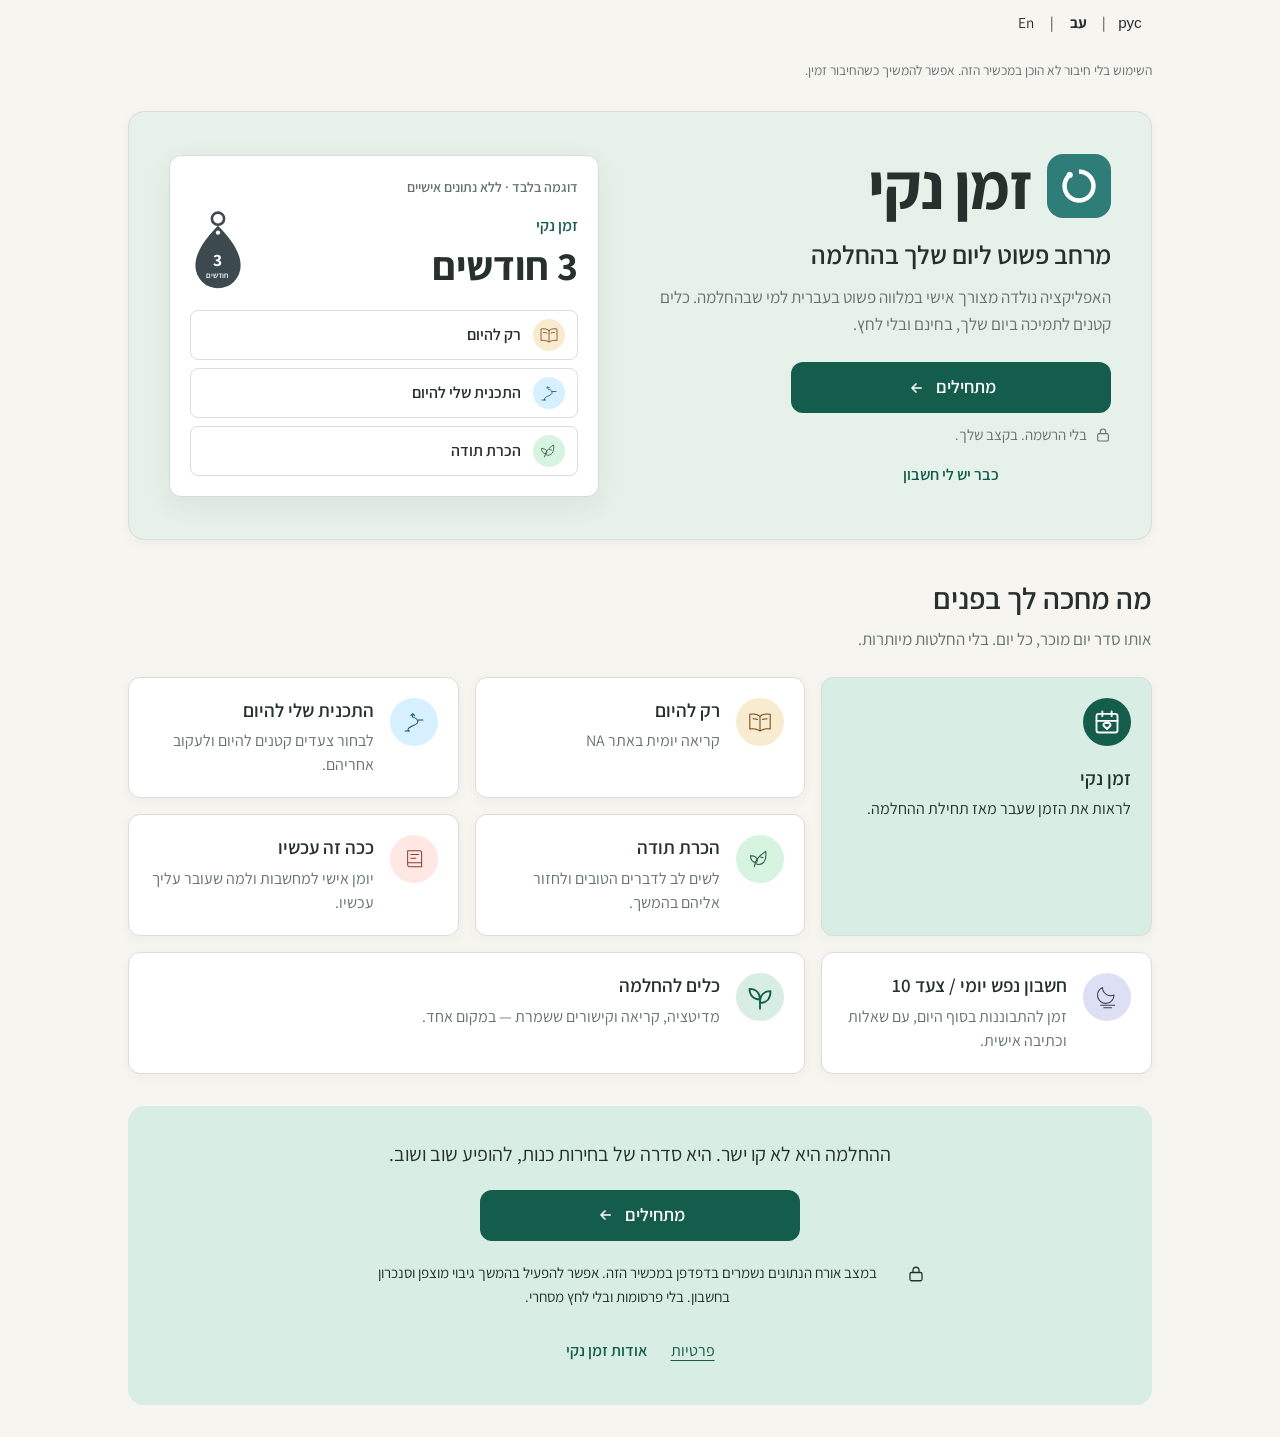
<file: index.html>
<!DOCTYPE html>
<html lang="he" dir="rtl">
<head>
<meta charset="UTF-8">
<meta name="referrer" content="no-referrer">
<script defer src="/assets/analytics.js" data-enabled="true" data-script-src="/_vercel/insights/script.js" data-view-endpoint="/_vercel/insights/view" data-event-endpoint="/_vercel/insights/event" data-custom-events="true"></script>
<script src="/assets/backend-config.js"></script>
<script src="/assets/messages.js"></script>
<script src="/assets/i18n.js"></script>
<script src="/assets/appearance.js"></script>
<script src="/assets/visual-theme.js"></script>
<meta name="viewport" content="width=device-width, initial-scale=1, viewport-fit=cover">
<meta name="apple-mobile-web-app-capable" content="yes">
<meta name="mobile-web-app-capable" content="yes">
<meta name="apple-mobile-web-app-status-bar-style" content="default">
<meta name="apple-mobile-web-app-title" content="זמן נקי">
<title>זמן נקי | אפליקציה חינמית בעברית למעקב וכלים להחלמה</title>
<meta name="description" content="זמן נקי היא אפליקציה חינמית בעברית לאנשים בהחלמה מהתמכרות: מעקב אחר הזמן הנקי, יומן אישי, הכרת תודה ותכנית יומית. אפשר להתחיל בלי הרשמה.">
<link rel="canonical" href="https://clean-time.app/">
<meta property="og:type" content="website">
<meta property="og:locale" content="he_IL">
<meta property="og:site_name" content="זמן נקי">
<meta property="og:title" content="זמן נקי | אפליקציה חינמית בעברית למעקב וכלים להחלמה">
<meta property="og:description" content="כלים קטנים ליום שלך בהחלמה: זמן נקי, יומן, הכרת תודה ותכנית יומית. בחינם ובעברית, ואפשר להתחיל בלי הרשמה.">
<meta property="og:url" content="https://clean-time.app/">
<meta property="og:image" content="https://clean-time.app/icon-512.png">
<meta property="og:image:width" content="512">
<meta property="og:image:height" content="512">
<meta property="og:image:alt" content="הסמל של זמן נקי">
<meta name="twitter:card" content="summary">
<meta name="twitter:title" content="זמן נקי | אפליקציה חינמית בעברית למעקב וכלים להחלמה">
<meta name="twitter:description" content="כלים קטנים ליום שלך בהחלמה. בחינם ובעברית, ואפשר להתחיל בלי הרשמה.">
<meta name="twitter:image" content="https://clean-time.app/icon-512.png">
<meta name="twitter:image:alt" content="הסמל של זמן נקי">
<script type="application/ld+json">
{"@context":"https://schema.org","@graph":[{"@type":"WebSite","@id":"https://clean-time.app/#website","url":"https://clean-time.app/","name":"זמן נקי","alternateName":"Clean Time","inLanguage":"he"},{"@type":"WebApplication","@id":"https://clean-time.app/#application","url":"https://clean-time.app/","name":"זמן נקי","description":"אפליקציה חינמית בעברית לאנשים בהחלמה מהתמכרות, למעקב אחר הזמן הנקי ולכלים יומיים. אפשר להתחיל בלי הרשמה. עצמאית ואינה מוצר טיפולי.","inLanguage":"he","applicationCategory":"LifestyleApplication","operatingSystem":"Any","browserRequirements":"JavaScript is required for the interactive recovery tools.","isAccessibleForFree":true,"offers":{"@type":"Offer","price":"0","priceCurrency":"ILS"}}]}
</script>
<link rel="manifest" href="/manifest.webmanifest">
<meta name="theme-color" content="#F7F5F0">
<link rel="icon" href="/icon-192.png">
<link rel="apple-touch-icon" href="/apple-touch-icon.png">
<style>
@font-face{
  font-family:"Assistant";
  src:url("/assets/fonts/Assistant-Variable.ttf") format("truetype");
  font-style:normal;
  font-weight:200 800;
  font-display:swap;
}
:root{
  color-scheme:light;
  --bg:#F7F5F0; --surface:#FFFFFF; --ink:#26302D; --muted:#66736F; --line:#D9DED9;
  --accent:#477E72; --accent-ink:var(--action);
  --action:color-mix(in srgb,var(--accent) 84%,#00251E);
  --accent-soft:color-mix(in srgb,var(--accent) 9%,var(--bg));
  --sans:"Assistant",Arial,sans-serif;
  box-sizing:border-box;
  padding-top:env(safe-area-inset-top,0px);
  padding-bottom:env(safe-area-inset-bottom,0px);
}
@media (prefers-color-scheme:dark){
  :root:not([data-theme="light"]){
    color-scheme:dark;
    --bg:#191E1B; --surface:#232A26; --ink:#EDF0E9; --muted:#A6B3AA; --line:#3E4941;
    --accent-ink:color-mix(in srgb,var(--accent) 55%,#FFFFFF);
    --accent-soft:color-mix(in srgb,var(--accent) 22%,var(--bg));
  }
}
:root[data-theme="dark"]{
  color-scheme:dark;
  --bg:#191E1B; --surface:#232A26; --ink:#EDF0E9; --muted:#A6B3AA; --line:#3E4941;
  --accent-ink:color-mix(in srgb,var(--accent) 55%,#FFFFFF);
  --accent-soft:color-mix(in srgb,var(--accent) 22%,var(--bg));
}
html{scroll-padding-top:env(safe-area-inset-top,0px)}
*,*::before,*::after{box-sizing:inherit}
html,body{margin:0;height:100%}
body{overscroll-behavior-y:none;background:var(--bg);color:var(--ink);font-family:var(--sans);font-size:17px;line-height:1.6;-webkit-tap-highlight-color:transparent}
button,input,textarea,select{font:inherit;color:inherit}
:root[data-background="sage"]{--bg:#EEF3EE;--muted:#5F6B67}
:root[data-background="sand"]{--bg:#F6EEDF;--muted:#5F6B67}
:root[data-background="sage"][data-theme="dark"]{--bg:#17211B;--muted:#A6B3AA}
:root[data-background="sand"][data-theme="dark"]{--bg:#241F19;--muted:#A6B3AA}
@media(prefers-color-scheme:dark){:root[data-background="sage"]:not([data-theme="light"]){--bg:#17211B;--muted:#A6B3AA}:root[data-background="sand"]:not([data-theme="light"]){--bg:#241F19;--muted:#A6B3AA}}
:root[data-font="arial"]{--sans:Arial,sans-serif}
:root[data-font="serif"]{--sans:"Times New Roman",serif}
:root[data-font="tahoma"]{--sans:Tahoma,"Assistant",Arial,sans-serif}
:root[data-font="verdana"]{--sans:Verdana,"Assistant",Arial,sans-serif}
:root[data-background="mist"]{--bg:#EDF2F0}
:root[data-background="lavender"]{--bg:#F1EDF7}
:root[data-background="rose"]{--bg:#F7ECEE}
:root[data-background="peach"]{--bg:#F8EEE5}
:root[data-background="sky"]{--bg:#EAF1F8}
:root[data-background="stone"]{--bg:#EEEDE9}
:root:is([data-background="mist"],[data-background="lavender"],[data-background="rose"],[data-background="peach"],[data-background="sky"],[data-background="stone"]){--muted:#5F6B67;--dark-bg:#1B2120}
:root[data-background="lavender"]{--dark-bg:#211D28}
:root[data-background="rose"]{--dark-bg:#281E23}
:root[data-background="peach"]{--dark-bg:#282019}
:root[data-background="sky"]{--dark-bg:#1A222B}
:root[data-background="stone"]{--dark-bg:#22221F}
:root:is([data-background="mist"],[data-background="lavender"],[data-background="rose"],[data-background="peach"],[data-background="sky"],[data-background="stone"])[data-theme="dark"]{--bg:var(--dark-bg);--muted:#A6B3AA}
@media(prefers-color-scheme:dark){:root:is([data-background="mist"],[data-background="lavender"],[data-background="rose"],[data-background="peach"],[data-background="sky"],[data-background="stone"]):not([data-theme="light"]){--bg:var(--dark-bg);--muted:#A6B3AA}}
:root[data-accent="teal"]{--accent:#477E72!important}
:root[data-accent="sky"]{--accent:#2C78A8!important}
:root[data-accent="plum"]{--accent:#874778!important}
:root[data-accent="olive"]{--accent:#5F7230!important}
:root[data-accent="rose"]{--accent:#B04A5A!important}
.appearance-preview{padding:14px;background:var(--bg);border:1px solid var(--line);border-radius:12px}
:focus-visible{outline:2px solid var(--accent-ink);outline-offset:3px;border-radius:6px}

.app{max-width:var(--shell-width);margin:0 auto;min-height:100%;display:flex;flex-direction:column;padding:0 20px calc(88px + env(safe-area-inset-bottom,0px))}
.language-bar{position:sticky;top:0;z-index:4;flex-shrink:0;background:var(--bg);padding-top:env(safe-area-inset-top,0px)}
.language-switcher{display:flex;align-items:center;justify-content:flex-end;direction:ltr;font-size:.95rem;line-height:1.2}
.language-switcher button{border:0;background:none;padding:8px 6px;min-width:44px;min-height:44px;cursor:pointer;font-weight:400}
.language-switcher button[aria-pressed="true"]{font-weight:700}
.language-switcher button:disabled{color:var(--muted);cursor:default}
.language-switcher span{padding-inline:2px}
#languageStatus{margin:0;font-size:.85rem}
.second-toggle{display:flex;align-items:center;gap:10px;min-height:44px;margin-block:12px;cursor:pointer}
.second-toggle input{width:20px;height:20px;flex-shrink:0;accent-color:var(--accent-ink)}
.second-fields{border:1px solid var(--line);border-radius:16px;padding:16px;margin:0 0 20px;min-width:0;background:var(--surface)}
.second-fields legend{font-weight:600;padding-inline:6px}
.home-display{width:100%;margin:0 0 20px;text-align:start}
.home-display .second-toggle{font-size:.9rem;margin:0}
.display-modes{display:flex;gap:4px;border:1px solid var(--line);border-radius:12px;padding:4px;margin-block:8px}
.display-modes button{flex:1;min-width:0;min-height:44px;font-size:.8rem;line-height:1.3;padding:6px;border:0;border-radius:8px;background:none;cursor:pointer}
.display-modes button[aria-pressed="true"]{background:var(--accent-soft);color:var(--accent-ink);font-weight:600}
#homeTimerPick{width:100%;margin-top:8px}
#primaryTimerDisplay{width:100%;text-align:center}
#primaryTimerDisplay .from-chip{display:inline-block}
#homeTimerCards{width:100%;display:grid;gap:12px;margin-bottom:12px}
#homeTimerCards.equal-cards{grid-template-columns:repeat(2,minmax(0,1fr))}
.home-timer-card{border:1px solid var(--line);background:var(--surface);border-radius:16px;padding:14px;text-align:start;overflow-wrap:anywhere}
.home-timer-card h3{font-size:.95rem;font-weight:600;margin:0 0 4px}
.home-timer-card .timer-days{font-size:1.65rem;font-weight:600;line-height:1.3;display:block}
.home-timer-card .timer-unit{font-size:.85rem;font-weight:400}
.equal-cards .timer-unit{display:block;margin-top:4px}
.home-timer-card p{font-size:.8rem;color:var(--muted);margin:4px 0 0}
#homeTimerPick{padding:10px 12px;border:1px solid var(--line);border-radius:10px;background:var(--surface);color:var(--ink);font:inherit}
.public-introduction{padding-block:20px}
.public-introduction a{display:inline-block;min-height:44px;padding-block:8px;color:var(--accent-ink)}
.public-introduction nav{display:flex;gap:24px;flex-wrap:wrap}
header{position:relative;display:flex;align-items:center;justify-content:space-between;padding:20px 0 10px}
header h1{min-width:0;max-width:100%;overflow-wrap:anywhere;font-family:var(--sans);font-weight:600;font-size:1.35rem;margin:0}
header.has-milestone h1{padding-left:80px}
.milestone-badge{position:absolute;left:0;top:12px;width:64px;height:90px;pointer-events:none;filter:drop-shadow(0 2px 1px #0002);z-index:1}
.milestone-badge svg{display:block;width:100%;height:100%}
.milestone-badge text{font-family:var(--sans);fill:var(--badge-ink);text-anchor:middle}
.milestone-badge .badge-number{font-size:23px;font-weight:700;font-variant-numeric:tabular-nums}
.milestone-badge .badge-unit{font-size:13px;font-weight:600}
.icon-btn{background:none;border:0;padding:8px;border-radius:50%;cursor:pointer;color:var(--muted);display:grid;place-items:center}
.icon-btn:hover{color:var(--ink)}
.icon-btn{min-width:44px;min-height:44px}

[hidden]{display:none!important}
.row>.field{min-width:0}

/* Counter */
#counter{flex:1;display:flex;flex-direction:column;justify-content:center;align-items:center;text-align:center;padding:24px 0 12px}
.from-chip{font-weight:500;font-size:.9rem;color:var(--accent-ink);background:var(--accent-soft);padding:5px 14px;border-radius:12px;margin-bottom:28px}
.count{background:none;border:0;cursor:pointer;padding:12px;display:flex;gap:22px;justify-content:center;align-items:flex-end;flex-wrap:wrap}
.unit{display:flex;flex-direction:column;align-items:center;min-width:64px}
.num{font-family:var(--sans);font-weight:600;line-height:.95;font-size:clamp(4rem,22vw,7.5rem);letter-spacing:-.02em;font-variant-numeric:tabular-nums}
.count.single .num{font-size:clamp(5rem,30vw,10rem)}
.count.small .num{font-size:clamp(2.6rem,13vw,4.4rem)}
.lbl{font-size:1rem;color:var(--muted);margin-top:6px}
.since{color:var(--muted);margin-top:26px;font-size:1rem}
.hint{color:var(--muted);font-size:.8rem;margin-top:8px}
.dots{display:flex;gap:6px;margin-top:18px}
.dots span{width:6px;height:6px;border-radius:50%;background:var(--line)}
.dots span.on{background:var(--accent)}
@keyframes rise{from{opacity:0;transform:translateY(8px)}to{opacity:1;transform:none}}
.count.anim{animation:rise .35s ease-out}
@media (prefers-reduced-motion:reduce){.count.anim{animation:none}}

/* Lists & forms */
h2{font-family:var(--sans);font-weight:600;font-size:1.6rem;line-height:1.3;margin:20px 0 8px}
.sub{color:var(--muted);margin:0 0 20px;font-size:.9rem}
.row{display:flex;gap:8px}
.field{display:block;margin-bottom:18px}
.field span{display:block;font-size:.9rem;font-weight:500;color:var(--ink);margin-bottom:7px}
input[type=text],input[type=date],input[type=time],input[type=url],input[type=email]{width:100%;background:var(--surface);border:1px solid var(--line);border-radius:12px;padding:11px 13px;min-height:46px}
input:focus{border-color:var(--accent-ink)}
input::placeholder,textarea::placeholder{color:var(--muted);opacity:1}
.btn{background:var(--action);color:#fff;border:0;border-radius:12px;padding:11px 18px;font-weight:600;cursor:pointer;white-space:nowrap;min-height:46px}
.btn.ghost{background:none;color:var(--accent-ink);padding:8px 4px;min-height:44px}
.btn.danger{background:none;color:#B3413B;border:1px solid currentColor}
ul.list{list-style:none;padding:0;margin:20px 0 0}
ul.list li{display:flex;align-items:flex-start;gap:10px;padding:14px 0;border-bottom:1px solid var(--line)}
ul.list li .txt{flex:1}
ul.list li time{display:block;font-size:.8rem;color:var(--muted)}
.del{background:none;border:0;color:var(--muted);cursor:pointer;font-size:1.3rem;line-height:1;padding:2px 6px}
.empty{color:var(--muted);padding:28px 0;text-align:center}
.link-item > span{flex:1;min-width:0;overflow-wrap:anywhere;font-weight:600}
.link-item > span small{display:block;direction:ltr;text-align:right;font-weight:400;color:var(--muted);font-size:.8rem}
.link-item a{color:var(--ink);text-decoration:none;font-weight:600;flex:1}
.link-item a small{display:block;font-weight:400;color:var(--muted);font-size:.8rem;direction:ltr;text-align:right;overflow-wrap:anywhere}
.link-edit{display:grid;gap:8px;flex:1}
.note{font-size:.85rem;color:var(--muted);margin-top:16px}
.swatches{display:flex;gap:12px;flex-wrap:wrap}
.swatch{width:44px;height:44px;border-radius:50%;border:3px solid transparent;cursor:pointer;box-shadow:inset 0 0 0 2px var(--bg)}
.swatch[aria-checked=true]{border-color:var(--ink)}
/* Planner */
.plan-item .check{flex:none;width:26px;height:26px;margin-top:1px;border-radius:50%;border:2px solid var(--line);background:none;cursor:pointer;display:grid;place-items:center;color:#fff;padding:0}
.plan-item .check svg{width:15px;height:15px;opacity:0}
.plan-item .txt{cursor:pointer;overflow-wrap:anywhere}
.plan-item.done .check{background:var(--accent);border-color:var(--accent)}
.plan-item.done .check svg{opacity:1}
.plan-item.done .txt{text-decoration:line-through;color:var(--muted)}

/* Journal */
.j-item .txt{cursor:pointer;min-width:0}
.j-item .prev{display:-webkit-box;-webkit-line-clamp:2;-webkit-box-orient:vertical;overflow:hidden;white-space:pre-line;overflow-wrap:anywhere}
.editor{position:fixed;inset:0;z-index:10;background:var(--bg);display:flex;flex-direction:column;padding:env(safe-area-inset-top,0px) 0 env(safe-area-inset-bottom,0px)}
.editor .bar{max-width:var(--writing-width);width:100%;margin:0 auto;display:flex;align-items:center;justify-content:space-between;gap:8px;padding:10px 20px;border-bottom:1px solid var(--line)}
.editor .bar time{color:var(--muted);font-size:.9rem;flex:1;text-align:center}
.editor .bar .btn.danger{border:0;padding:8px 4px;min-height:0}
.editor textarea{flex:1;max-width:var(--writing-width);width:100%;margin:0 auto;display:block;border:0;resize:none;background:none;padding:18px 20px;font-size:1.1rem;line-height:1.7}
.editor textarea:focus{outline:none}
.saved{color:var(--muted);font-size:.8rem;text-align:center;padding:4px 0 8px;min-height:1.6em}

/* Sync */
.sync{margin-top:28px;padding-top:20px;border-top:1px solid var(--line)}
h3{font-family:var(--sans);font-weight:600;font-size:1.25rem;margin:0 0 4px}
.sync .sub{margin-bottom:12px}
.sync form{display:grid;gap:8px}
.sync .who{margin:0 0 2px;overflow-wrap:anywhere}
.msg{font-size:.9rem;margin:10px 0 0;color:var(--accent-ink)}
.msg.err{color:#B3413B}
@media(prefers-color-scheme:dark){:root:not([data-theme="light"]) .msg.err{color:#FFB4AB}}
:root[data-theme="dark"] .msg.err{color:#FFB4AB}
.msg:empty{display:none}
.modal{position:fixed;inset:0;z-index:20;background:rgba(0,0,0,.45);display:grid;place-items:center;padding:16px}
.modal .box{background:var(--surface);border-radius:18px;padding:24px;width:100%;max-width:420px}
.modal p{margin:6px 0 18px;color:var(--muted);white-space:pre-line}
.modal .acts{display:grid;gap:8px}
.modal .btn{white-space:normal;width:100%}

.settings-foot{margin-top:28px;padding-top:20px;border-top:1px solid var(--line);display:flex;flex-direction:column;gap:12px;align-items:flex-start}
.about{margin-top:28px;padding-top:20px;border-top:1px solid var(--line);color:var(--muted);font-size:.85rem}
.about h3{color:var(--ink);font-size:1rem;margin:0 0 8px}
.about h4{color:var(--ink);font-size:.9rem;margin:18px 0 4px}
.about p{margin:0 0 8px}
.about a{color:var(--accent)}
.about .help{list-style:none;margin:6px 0 0;padding:0;display:grid;gap:8px}
.about .help a{display:flex;justify-content:space-between;align-items:center;gap:12px;min-height:46px;padding:8px 14px;border:1px solid var(--line);border-radius:12px;background:var(--surface);color:var(--ink);text-decoration:none;font-size:.95rem}
.about .help b{color:var(--accent-ink);direction:ltr;white-space:nowrap}
.about .ver{margin-top:18px;font-size:.8rem;opacity:.8}

/* Tabs */
nav.tabs{position:fixed;bottom:0;left:0;right:0;background:var(--bg);border-top:1px solid var(--line);padding-bottom:env(safe-area-inset-bottom,0px);z-index:5}
nav.tabs .inner{max-width:520px;margin:0 auto;display:flex}
nav.tabs button{flex:1;min-width:0;background:none;border:0;padding:12px 2px 14px;cursor:pointer;color:var(--muted);font-size:.85rem;white-space:nowrap;display:flex;flex-direction:column;align-items:center;gap:3px}
nav.tabs button{position:relative;font-weight:600}
nav.tabs button[aria-current=page]{color:var(--accent-ink);font-weight:600}
nav.tabs button[aria-current=page]::before{content:"";position:absolute;top:0;width:28px;height:3px;background:var(--accent);border-radius:0 0 3px 3px}
nav.tabs svg{width:22px;height:22px}
.nav-brand,nav.tabs .nav-icon{display:none}
/* Today and recovery tools */
#counter{justify-content:flex-start;padding-top:18px}
#counter .from-chip{margin-bottom:16px}
#counter .since{margin-top:16px}
#counter .count.single .num{font-size:clamp(4rem,24vw,7rem)}
#counter .num{font-size:clamp(3rem,17vw,5.5rem)}
.today-actions{width:100%;text-align:right;margin-top:20px}
.today-actions h2{font-size:1.4rem;margin:0 0 12px;text-align:center}
.tool-links{display:grid;gap:0;width:100%;padding:0 14px;background:var(--surface);border:1px solid var(--line);border-radius:16px}
.tool-links > :last-child{border-bottom:0}
.tool-links button,.tool-links a{display:flex;align-items:center;justify-content:space-between;width:100%;min-height:54px;text-align:right;border:0;border-bottom:1px solid var(--line);background:none;cursor:pointer;padding:10px 4px;color:var(--ink)}
.tool-links button::after,.tool-links a::after{content:'‹';color:var(--accent-ink);font-size:1.5rem}
 .tool-links a{text-decoration:none}
.tool-links .primary{color:var(--accent-ink);font-weight:600}
.del,.edit-btn{min-width:44px;min-height:44px;padding:8px;border:0;background:none;cursor:pointer;color:var(--muted)}
.edit-btn{font-size:.85rem}
.plan-item .check{width:44px;height:44px;border-radius:12px}
.list .txt{white-space:pre-wrap;overflow-wrap:anywhere;min-width:0}
.day-heading{border:0!important;padding:24px 0 4px!important}
.day-heading h3{font-family:var(--sans);font-size:1rem;font-weight:600;margin:0}
.inline-edit{display:flex;flex-wrap:wrap;gap:8px;width:100%}
.inline-edit textarea{width:100%;min-height:90px}
textarea,select{width:100%;background:var(--surface);border:1px solid var(--line);border-radius:12px;padding:11px 13px;font:inherit;color:inherit}
textarea{max-width:100%;min-width:0;resize:vertical;min-height:110px;line-height:1.7}
summary{cursor:pointer;min-height:48px;padding:12px 0;color:var(--muted)}
select{min-height:46px}
#about{margin-top:0;padding-top:0;border:0;font-size:1rem;color:var(--ink)}
#about h2{margin-bottom:16px}
#about p{margin-bottom:14px}
#meditation{text-align:center}
.timer{font-size:clamp(3.5rem,22vw,6rem);font-variant-numeric:tabular-nums;line-height:1.3;margin:28px 0;direction:ltr}
.timer-actions{display:flex;gap:12px;justify-content:center}
.timer-actions .btn{min-width:100px}
#onboarding,#startup{padding-top:24px}
.daily-card{display:flex;align-items:flex-start;gap:14px;padding:16px;background:var(--surface);border:1px solid var(--line);border-radius:16px;min-width:0}
.daily-card .page-art{color:var(--accent-ink);width:40px;height:40px}
.daily-card-title{font-size:1.05rem;line-height:1.4;margin:0 0 4px;font-weight:600}

.date-confirmation{display:block;color:var(--ink);font-weight:600;margin-top:8px}
#backupReminder{padding:12px;border:1px solid var(--line);border-radius:12px;margin-bottom:16px}
#backupReminder .btn{margin-top:8px;width:100%;white-space:normal}
#account .btn{max-width:100%;white-space:normal}
#accountGuest .btn,#finishBackupLater{width:100%;margin-bottom:12px}
#onboarding .btn{width:100%;margin-bottom:12px;white-space:normal}
.btn.secondary{background:var(--surface);color:var(--accent-ink);border:1px solid var(--line)}
#onboarding h2{margin-top:0}
#onboarding .sub{margin-bottom:24px}
#storageMsg{margin:8px 0;color:#B3413B;font-size:.9rem}
nav.tabs button{min-height:58px;font-size:1rem;justify-content:center}
@media(max-width:380px){.app{padding-inline:16px}.count{gap:12px}.list li{gap:4px}.edit-btn{padding-inline:4px}}

/* Personal page cues: decorative, compact, and independent of saved color preferences. */
.page-heading{--page-tone:#647D69;display:flex;align-items:center;justify-content:space-between;gap:12px;min-height:76px;margin:16px 0 12px;padding:12px 16px;border-radius:20px 20px 8px 20px;background:color-mix(in srgb,var(--page-tone) 8%,var(--bg));text-align:start}
.page-heading h2,#about .page-heading h2{margin:0;flex:1;min-width:0;font-size:1.5rem}
.page-art{display:block;flex:none;width:44px;height:44px;color:color-mix(in srgb,var(--page-tone) 75%,var(--ink));fill:none;stroke:currentColor;stroke-width:1.7;stroke-linecap:round;stroke-linejoin:round;pointer-events:none}
#gratitude .page-heading{--page-tone:#7E8B68}
#planner .page-heading{--page-tone:#78826A}
#meditation .page-heading{--page-tone:#62877F}
#meditation .page-art{width:64px;height:56px}
#iQuestions textarea{min-height:64px;resize:vertical;overflow-y:hidden}
#iStatement,#iPrayer{white-space:pre-wrap;font-size:1.15rem;line-height:1.65;padding:18px;border:1px solid var(--line);border-radius:18px;background:var(--card);box-shadow:0 3px 12px #17362e06}
#iPosition{scroll-margin-top:64px}
#iQuestions .field{margin-block:22px}
#iQuestions .field>span{font-size:1.05rem;line-height:1.5}
#iNotes{min-height:150px}
#iGuidance{padding:12px;border-inline-start:3px solid var(--accent);margin-block:16px}
#inventoryPrint{display:none}
@media print{
 @page{size:A4;margin:18mm}
 html,body{background:#fff!important;color:#111!important;overflow:visible!important;height:auto!important}
 body>*:not(#inventoryPrint){display:none!important}
 #inventoryPrint{display:block!important;font:12pt Assistant,Arial,sans-serif;line-height:1.55;color:#111;max-width:none}
 #inventoryPrint p{white-space:pre-wrap;overflow-wrap:anywhere}
 #inventoryPrint h1{font-size:22pt}
 #inventoryPrint h2{font-size:14pt;break-after:avoid;page-break-after:avoid}
 .inventory-print-question,.inventory-print-label{font-weight:600;break-after:avoid;page-break-after:avoid}
 .inventory-print-answer{margin-block:3mm 7mm;orphans:3;widows:3}
 .inventory-print-source{font-size:9pt}
}
#inventory .row{flex-wrap:wrap}
#inventory .row .btn{flex:1 1 auto;white-space:normal}
#inventory [aria-pressed="true"]{box-shadow:inset 0 0 0 2px var(--accent)}
#inventory .page-heading{--page-tone:#547571}
#about .page-heading{--page-tone:#A08A6C}
#readings .page-heading{--page-tone:#758174}
#journal .page-heading{--page-tone:#8A8175}
#counter .daybreak{width:68px;height:32px;margin:0 0 12px;color:color-mix(in srgb,#9B8564 70%,var(--ink))}
#counter{padding-top:8px}
#counter .today-actions{margin-top:26px}
.readings-heading{display:flex;align-items:center;gap:12px}
.readings-heading .page-heading{flex:1}
#meditation .field{text-align:start}
@media(max-width:380px){.page-heading{padding:12px;gap:8px}.page-heading h2{font-size:1.4rem}}

/* Same home, different rooms: a single quiet motif confined to each page's top. */
:is(#counter,#planner,#gratitude,#meditation,#inventory,#about,#readings,#journal){position:relative;isolation:isolate}
.page-atmosphere{position:absolute;inset:0 0 auto;width:100%;height:170px;z-index:-1;fill:none;stroke:currentColor;stroke-width:1.5;stroke-linecap:round;stroke-linejoin:round;color:var(--room-tone);opacity:.18;pointer-events:none;user-select:none;mask-image:linear-gradient(to bottom,#000 0px,#000 30px,transparent 90px)}
#counter{--room-tone:#9B8564}
#planner{--room-tone:#78826A}
#gratitude{--room-tone:#7E8B68}
#meditation{--room-tone:#62877F}
#inventory{--room-tone:#547571}
#about{--room-tone:#A08A6C}
#readings{--room-tone:#758174}
#journal{--room-tone:#8A8175}
/* Translucent header surfaces let the corner linework read as part of the room. */
.page-heading{background:color-mix(in srgb,var(--page-tone) 8%,transparent)}
#counter .page-atmosphere{height:230px;opacity:.16;mask-image:linear-gradient(to bottom,#000 0%,#000 48%,transparent 100%)}

/* Personal bookmarks use the shared form/list language, with wrapping at phone widths. */
#bookmarks .page-heading{--page-tone:#758174}
#bForm{margin-top:20px;padding:16px;background:var(--surface);border:1px solid var(--line);border-radius:16px}
#bForm h3{margin:0 0 16px;font-size:1.15rem}
#bUrlHelp{margin:-10px 0 18px}
.bookmark-item{flex-wrap:wrap}
.bookmark-content{flex:1 1 100%;min-width:0;overflow-wrap:anywhere}
.bookmark-content a,.bookmark-content .blocked-link{display:block;font-weight:600;color:var(--ink);min-height:44px;padding-block:4px}
.bookmark-content small{display:block;direction:ltr;text-align:start;font-weight:400;color:var(--muted);font-size:.85rem;overflow-wrap:anywhere}
.bookmark-note{margin:8px 0 0;white-space:pre-wrap;overflow-wrap:anywhere}
.bookmark-actions{display:flex;gap:16px;flex-wrap:wrap}
:root[dir="ltr"] .link-item small{text-align:left}
:root[dir="ltr"] .tabs .inner{direction:ltr}
nav.tabs button{min-width:0;white-space:normal;overflow-wrap:anywhere;line-height:1.35;font-size:.85rem}
nav.tabs button span{max-width:100%;white-space:normal;overflow-wrap:anywhere}
.btn{white-space:normal}
:root[dir="ltr"] .tool-links :is(a,button){text-align:left}
:root[dir="ltr"] .today-actions{text-align:left}
:root[dir="ltr"] .tool-links :is(a,button)::after{content:"›"}
:root[lang="he"] #readingLanguage{display:none}
#readingLanguage{font-size:.8rem;color:var(--muted)}

/* Guided Home: status is quiet; the daily routine is the main content. */
#counter{display:block;text-align:start;padding:8px 0 12px}
#counter .today-actions{margin-top:22px;text-align:start}
#counter .today-actions h2{text-align:start;font-size:1.35rem;margin-bottom:12px}
.recovery-summary{border-block:1px solid var(--line);padding:12px 0 0;width:100%;text-align:start}
.summary-top{display:flex;align-items:center;justify-content:space-between;gap:12px}
.summary-primary{min-width:0;overflow-wrap:anywhere}
.summary-label{font-size:.9rem;color:var(--muted);margin:0 0 8px}
.summary-count{display:flex;gap:20px;flex-wrap:wrap;align-items:baseline;font-variant-numeric:tabular-nums}
.summary-count .unit{display:flex;flex-direction:row;align-items:baseline;gap:5px;min-width:0}
#counter .summary-count .num{font-size:2.25rem;line-height:1.1;font-weight:600;letter-spacing:normal}
.summary-count .lbl{font-size:.9rem;margin:0}
.summary-since{font-size:.85rem;color:var(--muted);margin:6px 0 0}
.recovery-summary .milestone-badge{position:static;flex:0 0 52px;width:52px;height:73px;filter:none}
.secondary-summary{display:flex;justify-content:space-between;gap:8px;flex-wrap:wrap;margin:12px 0 0;padding-top:10px;border-top:1px solid var(--line);font-size:.9rem;overflow-wrap:anywhere}
.secondary-summary>span{color:var(--muted)}
.counter-detail-link{display:flex;align-items:center;justify-content:space-between;gap:12px;width:100%;min-height:44px;padding:8px 0;color:var(--accent-ink);font-size:.9rem;border:0;background:none;text-align:start;cursor:pointer}
.chevron::after{content:'‹'}
:root[dir="ltr"] .chevron::after{content:'›'}
.daily-cards{display:grid;grid-template-columns:repeat(2,minmax(0,1fr));gap:16px}
.daily-card{flex-direction:column;gap:8px;min-height:128px;width:100%;text-align:start;text-decoration:none;cursor:pointer;overflow-wrap:anywhere;color:var(--ink);border-color:color-mix(in srgb,var(--line) 75%,var(--surface));box-shadow:0 2px 6px rgb(0 0 0 / .06)}
.daily-card-title{display:block}
.daily-card small{display:block;font-size:.85rem;font-weight:400;color:var(--muted);line-height:1.5}
.daily-card.primary .daily-card-title{color:var(--accent-ink)}
.daily-card:last-child{grid-column:1/-1;flex-direction:row;align-items:center;min-height:80px}
.daily-card:last-child .daily-card-title{margin:0}
.daily-card:active{background:var(--accent-soft)}
@media(hover:hover){.daily-card:hover{border-color:var(--accent-ink);background:var(--accent-soft)}}
@media(max-width:380px){.summary-count{gap:12px}}
@media(max-width:340px){.daily-card{padding:10px}.daily-card-title{font-size:.95rem}.daily-cards{gap:12px}}
.external-link-icon{width:12px;height:12px;fill:none;stroke:currentColor;stroke-width:1.2;vertical-align:middle}
#counterDetails{text-align:start;padding-bottom:20px}
#counterDetails .count{margin:auto;max-width:100%}
#counterDetails .dots{justify-content:center}
#counterDetails .since{margin-top:16px}
#counterDetails .home-display{margin-top:16px}
#counterDetails .home-timer-card{margin-top:12px}
#counterDetails>.btn:last-child{margin-top:20px}
@media(min-width:800px){#counter .today-actions{margin-top:28px}}

/* A quiet visual layer that follows the selected accent and surface. */
.recovery-summary{border-block:0;border:1px solid var(--line);border-radius:16px;padding:16px;background:var(--surface);box-shadow:0 3px 12px rgb(0 0 0 / .045)}
.summary-label{font-weight:600;color:var(--accent-ink);margin-bottom:6px}
#counter .summary-count .num{font-weight:700;letter-spacing:-.025em}
.summary-since{font-size:.95rem;line-height:1.5}
.daily-card .page-art{padding:7px;border-radius:12px;background:color-mix(in srgb,var(--accent) 12%,var(--surface));flex:none}
.daily-card:nth-child(2) .page-art{background:color-mix(in srgb,#668ca3 14%,var(--surface))}
.daily-card:nth-child(3) .page-art{background:color-mix(in srgb,#78966d 14%,var(--surface))}
.daily-card:nth-child(4) .page-art{background:color-mix(in srgb,#b78680 14%,var(--surface))}
.daily-card:nth-child(5) .page-art{background:color-mix(in srgb,#8d84a8 14%,var(--surface))}
.tool-links a[href^="https:"]::after,:root[dir="ltr"] .tool-links a[href^="https:"]::after{content:'↗';font-size:1.2rem}
.tool-links a[href^="tel:"]::after,:root[dir="ltr"] .tool-links a[href^="tel:"]::after{content:'☎';font-size:1.1rem}
.duration-preview{margin:-8px 0 16px;padding:10px 14px;border-radius:12px;background:var(--accent-soft);color:var(--ink);font-weight:600}
.duration-preview[hidden]{display:none}
.settings-foot h3{letter-spacing:-.01em}

/* Desktop Today: a prominent counter balances the daily action list. */
@media (min-width:1024px){
  #counter{display:grid;grid-template-columns:minmax(0,1.08fr) minmax(0,1fr);gap:24px;align-items:start}
  #counter #backupReminder{grid-column:1/-1;margin-bottom:0}
  #counter .recovery-summary{padding:clamp(20px,2.2vw,32px);background:var(--accent-soft)}
  #counter .summary-top{align-items:flex-start;gap:16px}
  #counter .summary-label{font-size:1.05rem;margin-bottom:24px}
  #counter .summary-count{gap:clamp(12px,1.4vw,20px)}
  #counter .summary-count .unit{flex-direction:column;align-items:flex-start;gap:6px}
  #counter .summary-count .num{font-size:clamp(2.75rem,4.4vw,4rem);line-height:1}
  #counter .summary-count .lbl{font-size:1rem}
  #counter .summary-since{margin-top:24px;font-size:1rem}
  #counter .recovery-summary .milestone-badge{flex-basis:64px;width:64px;height:90px}
  #counter .secondary-summary{margin-top:32px;padding-top:20px;font-size:1rem}
  #counter .today-actions{margin-top:0;padding:20px;border:1px solid var(--line);border-radius:16px;background:var(--surface)}
  #counter .daily-cards{grid-template-columns:minmax(0,1fr);gap:10px}
  #counter .daily-card,#counter .daily-card:last-child{grid-column:auto;flex-direction:row;align-items:center;min-height:64px;padding:11px 14px}
  #counter .daily-card-title{margin:0}
}

/* Shared responsive shell. Reading and writing retain a comfortable measure. */
:root{--shell-width:1120px;--home-width:1040px;--rail-width:224px;--content-width:760px;--writing-width:800px;--page-gutter:20px}
.app{padding-inline:var(--page-gutter);padding-bottom:max(calc(4rem + 24px + env(safe-area-inset-bottom,0px)),calc(var(--tabs-height,0px) + 24px))}
html{scroll-padding-bottom:max(calc(4rem + 24px + env(safe-area-inset-bottom,0px)),calc(var(--tabs-height,0px) + 24px))}
.app>section,.app>header{width:100%;max-width:var(--content-width);margin-inline:auto;min-width:0}
.app>.language-bar{width:100%}
.app>section:is(#counter,#settings,#tools){max-width:960px}
@media (min-width:1024px){.app>section#counter{max-width:var(--home-width)}}
.app>section:is(#welcome,#publicIntroduction){max-width:none}
.app>section:is(#onboarding,#auth,#startup,#meditation){max-width:560px}
.app>section#inventory{max-width:var(--writing-width)}
.app>section#account{max-width:680px}
.row{flex-wrap:wrap}
.row>input{flex:1 1 12rem;min-width:0}
.row>.field{flex-basis:9rem!important}
.row>.btn{flex-shrink:0}
.field,form,.settings-foot,.sync,.appearance-preview{min-width:0;max-width:100%}
.settings-foot>.field,.settings-foot>form,.settings-foot>.list,.settings-foot>.appearance-preview{width:100%}
.settings-foot p{margin-block:0}
#upgradeNotice{width:100%;max-width:960px;margin:20px auto 0;padding:16px;border:1px solid var(--line);border-radius:12px;background:var(--surface);text-align:start}
#upgradeNotice[hidden]{display:none}
#upgradeNotice h2{margin:0 0 8px;font-size:1.1rem}
#upgradeNotice p{margin:0 0 8px;line-height:1.55}
#upgradeNotice .btn{margin-top:4px;white-space:normal}
#recoveryExport{scroll-margin-block:64px 20px}
#exportRecovery:focus-visible{outline:2px solid var(--accent-ink);outline-offset:4px}
.settings-foot .field:has(input[type="checkbox"])>span{display:flex;align-items:baseline;gap:8px}
.settings-foot .field input[type="checkbox"]+span{display:inline}
.settings-foot .field{margin-bottom:0}
h2,h3,p,.tool-links span,.editor time{overflow-wrap:anywhere}
.tool-links :is(button,a){gap:12px;text-align:start}
.tool-links :is(button,a)::after{flex:none}
.list li>:is(.txt,a,.link-edit){min-width:0}
.editor{min-height:0}
.editor textarea{min-height:0;scroll-padding-block:20px}
.editor .bar{flex-shrink:0;flex-wrap:wrap}
.editor textarea:focus-visible{outline:2px solid var(--accent-ink);outline-offset:-4px;border-radius:0}
.modal{overflow-y:auto}
.modal .box{max-height:calc(100dvh - 32px);overflow-y:auto;overscroll-behavior:contain}
.timer-actions{flex-wrap:wrap}
#inventory>label{max-width:100%}
@media(max-width:380px){:root{--page-gutter:16px}}
@media(min-width:600px){
 :root{--page-gutter:32px}
 .app>header{padding-block:24px 12px}
 #inventory>.inventory-dates{display:grid;grid-template-columns:repeat(2,minmax(0,1fr));gap:20px}
 .editor .bar{padding-inline:24px}
 .editor textarea{padding:24px;line-height:1.8}
}
@media(min-width:768px){
 .tool-links{grid-template-columns:repeat(2,minmax(0,1fr));column-gap:24px}
 .tool-links>:nth-last-child(2):nth-child(odd){border-bottom:0}
}
@media(min-width:1024px){
 /* AppShell reference: persistent rail on the reading-start side. Entry screens
    never receive this shell, so Welcome/setup/auth retain their own measure. */
 .app.application-shell{max-width:none;width:calc(100% - var(--rail-width));margin-inline:var(--rail-width) 0;padding-bottom:40px}
 html.application-shell{scroll-padding-bottom:24px}
 .app.application-shell>header,.app.application-shell>.language-bar,.app.application-shell>:is(#offlineStatus,#updateNotice,#storageStatus){width:100%;max-width:var(--home-width);margin-inline:auto}
 nav.tabs{top:0;bottom:0;left:auto;right:auto;inset-inline-start:0;width:var(--rail-width);height:100dvh;overflow-y:auto;background:var(--surface);border-top:0;border-inline-end:1px solid var(--line);padding:32px 20px calc(24px + env(safe-area-inset-bottom,0px))}
 .nav-brand{display:flex;align-items:center;gap:12px;margin-bottom:36px;padding-inline:8px;font-size:1.125rem;font-weight:700;overflow-wrap:anywhere}
 .nav-brand img{width:36px;height:36px;border-radius:10px;flex:none}
 nav.tabs .inner{width:100%;max-width:none;flex-direction:column;gap:8px}
 nav.tabs button{flex:none;min-height:52px;flex-direction:row;justify-content:flex-start;gap:12px;padding:12px;border-radius:10px;font-size:1rem;text-align:start}
 nav.tabs button span{min-width:0}
 nav.tabs .nav-icon{display:block;width:20px;height:20px;flex:none;fill:none;stroke:currentColor;stroke-width:1.7;stroke-linecap:round;stroke-linejoin:round}
 nav.tabs button[aria-current=page]{background:var(--action);color:#fff}
 nav.tabs button[aria-current=page]::before{display:none}
 @media(hover:hover){nav.tabs button:not([aria-current]):hover{background:var(--accent-soft);color:var(--accent-ink)}}
 .settings-columns{display:grid;grid-template-columns:repeat(2,minmax(0,1fr));gap:48px;align-items:start}
 .settings-columns>div{min-width:0}
 .settings-columns>div>.settings-foot:first-child{margin-top:0}
}
@media(min-width:1280px){
 .app.application-shell{padding-inline:40px}
 #counter .recovery-summary .milestone-badge{flex-basis:72px;width:72px;height:101px}
}
</style>
<link rel="stylesheet" href="/assets/welcome.css">
<link rel="stylesheet" href="/assets/visual-system.css">
</head>
<body>
<div class="app">
  <div class="language-bar">
    <nav class="language-switcher" id="languageSelector" aria-label="שפה" data-i18n-aria-label="שפה" dir="ltr">
      <button type="button" data-language="en" lang="en" aria-label="English" aria-pressed="false">En</button><span aria-hidden="true">|</span>
      <button type="button" data-language="he" lang="he" aria-label="עברית" aria-pressed="true">עב</button><span aria-hidden="true">|</span>
      <button type="button" data-language="ru" lang="ru" aria-label="Русский" aria-pressed="false">рус</button>
    </nav>
    <p id="languageStatus" role="alert" hidden></p>
  </div>
  <section class="public-introduction" id="publicIntroduction" aria-labelledby="publicTitle">
    <h2 id="publicTitle"><span data-i18n="זמן נקי — כלים קטנים ליום שלך בהחלמה">זמן נקי — כלים קטנים ליום שלך בהחלמה</span></h2>
    <p><span data-i18n="זמן נקי היא אפליקציה חינמית בעברית לאנשים בהחלמה מהתמכרות. אפשר לעקוב אחר הזמן הנקי, לכתוב ביומן אישי, לשמור הכרת תודה ולבנות תכנית להיום.">זמן נקי היא אפליקציה חינמית בעברית לאנשים בהחלמה מהתמכרות. אפשר לעקוב אחר הזמן הנקי, לכתוב ביומן אישי, לשמור הכרת תודה ולבנות תכנית להיום.</span></p>
    <p><span data-i18n="אפשר להתחיל בלי הרשמה. במצב אורח הנתונים נשמרים בדפדפן במכשיר שלך. השימוש בכלים דורש JavaScript.">אפשר להתחיל בלי הרשמה. במצב אורח הנתונים נשמרים בדפדפן במכשיר שלך. השימוש בכלים דורש JavaScript.</span></p>
    <p><span data-i18n="זמן נקי עצמאית ואינה קשורה לאנ-איי (מכורים אנונימיים) ואינה מטעמם. היא אינה מוצר טיפולי, אפליקציה רפואית או שירות חירום.">זמן נקי עצמאית ואינה קשורה לאנ-איי (מכורים אנונימיים) ואינה מטעמם. היא אינה מוצר טיפולי, אפליקציה רפואית או שירות חירום.</span></p>
    <nav aria-label="מידע ציבורי" data-i18n-aria-label="מידע ציבורי"><a href="/about/"><span data-i18n="אודות זמן נקי">אודות זמן נקי</span></a><a href="/privacy/"><span data-i18n="פרטיות">פרטיות</span></a></nav>
  </section>
  <header hidden>
    <h1 id="greet"><span data-i18n="זמן נקי">זמן נקי</span></h1>
  </header>

  <p id="storageMsg" role="alert" hidden></p>
  <p class="note" id="offlineStatus" role="status" hidden></p>
  <p class="note" id="updateNotice" role="status" hidden><span data-i18n="יש גרסה חדשה. כדי לעבור אליה, אפשר לסגור את כל חלונות זמן נקי ולפתוח מחדש. אין צורך למחוק נתונים.">יש גרסה חדשה. כדי לעבור אליה, אפשר לסגור את כל חלונות זמן נקי ולפתוח מחדש. אין צורך למחוק נתונים.</span></p>
  <section id="startup" hidden aria-live="polite">
    <div class="page-heading"><h2><span data-i18n="בודקים את החשבון והגיבוי">בודקים את החשבון והגיבוי</span></h2><svg class="page-art" viewBox="0 0 24 24" aria-hidden="true" focusable="false"><circle cx="12" cy="12" r="9"/><path d="M12 7v5l3 2"/></svg></div>
    <p class="sub"><span data-i18n="הנתונים במכשיר נשמרים. עוד רגע ממשיכים.">הנתונים במכשיר נשמרים. עוד רגע ממשיכים.</span></p>
    <button class="btn ghost" id="startupLocal" hidden><span data-i18n="להמשיך במכשיר הזה">להמשיך במכשיר הזה</span></button>
  </section>
  <section id="welcome" hidden aria-labelledby="welcomeTitle">
    <div class="welcome-hero welcome-card">
      <div class="welcome-copy">
        <div class="welcome-brand">
          <img class="welcome-logo" src="/icon-512.png" width="64" height="64" alt="" aria-hidden="true">
          <h1 id="welcomeTitle"><span data-i18n="זמן נקי">זמן נקי</span></h1>
        </div>
        <p class="welcome-lead"><span data-i18n="מרחב פשוט ליום שלך בהחלמה">מרחב פשוט ליום שלך בהחלמה</span></p>
        <p class="welcome-origin"><span data-i18n="האפליקציה נולדה מצורך אישי במלווה פשוט בעברית למי שבהחלמה. כלים קטנים לתמיכה ביום שלך, בחינם ובלי לחץ.">האפליקציה נולדה מצורך אישי במלווה פשוט בעברית למי שבהחלמה. כלים קטנים לתמיכה ביום שלך, בחינם ובלי לחץ.</span></p>
        <div class="welcome-entry">
          <button class="btn welcome-start" id="welcomeStart"><span data-i18n="מתחילים">מתחילים</span><svg viewBox="0 0 24 24" aria-hidden="true" focusable="false"><path d="m14 6-6 6 6 6M8 12h13"/></svg></button>
          <p class="welcome-guest-note"><svg viewBox="0 0 24 24" aria-hidden="true" focusable="false"><rect x="4" y="10" width="16" height="11" rx="2"/><path d="M8 10V7a4 4 0 0 1 8 0v3"/></svg><span data-i18n="בלי הרשמה. בקצב שלך.">בלי הרשמה. בקצב שלך.</span></p>
          <button class="btn ghost" id="onboardingLogin"><span data-i18n="כבר יש לי חשבון">כבר יש לי חשבון</span></button>
        </div>
      </div>
      <figure class="welcome-preview welcome-card" aria-labelledby="welcomeExampleTitle">
        <figcaption class="welcome-example-note" id="welcomeExampleTitle"><span data-i18n="דוגמה בלבד · ללא נתונים אישיים">דוגמה בלבד · ללא נתונים אישיים</span></figcaption>
        <div class="welcome-example-summary">
          <div>
            <p class="welcome-example-label"><span data-i18n="זמן נקי">זמן נקי</span></p>
            <p class="welcome-example-count"><span data-i18n="3 חודשים">3 חודשים</span></p>
          </div>
          <!-- Static adaptation of Lovable's Keytag; never read from or saved to user state. -->
          <svg class="welcome-keytag" viewBox="0 0 64 92" width="56" height="80" aria-hidden="true" focusable="false">
            <circle cx="32" cy="10" r="7" fill="none" stroke="var(--welcome-keytag)" stroke-width="3"/>
            <path d="M32 18c14 14 26 30 26 46a26 26 0 0 1-52 0c0-16 12-32 26-46Z" fill="var(--welcome-keytag)"/>
            <circle cx="32" cy="26" r="2.5" fill="var(--surface)"/>
            <text x="32" y="64" text-anchor="middle" fill="var(--welcome-keytag-ink)" font-size="20" font-weight="700" font-family="Assistant, sans-serif">3</text>
            <text x="32" y="78" text-anchor="middle" fill="var(--welcome-keytag-ink)" font-size="9" font-weight="600" font-family="Assistant, sans-serif" data-i18n="חודשים">חודשים</text>
          </svg>
        </div>
        <ul class="welcome-preview-tools" aria-hidden="true">
          <li><span class="welcome-icon reading" aria-hidden="true"><svg viewBox="0 0 44 44" aria-hidden="true" focusable="false"><path d="M22 13c-5-4-11-4-16-3v23c6-1 11 0 16 3 5-3 10-4 16-3V10c-5-1-11-1-16 3Zm0 0v23M11 17c3 0 5 0 7 1m8 0c2-1 4-1 7-1"/></svg></span><span data-i18n="רק להיום">רק להיום</span></li>
          <li><span class="welcome-icon planning" aria-hidden="true"><svg viewBox="0 0 44 44" aria-hidden="true" focusable="false"><path d="M13 36c-4-8 18-8 15-16s-10-2-8-9"/><path d="m17 12 3-3 3 3"/><path d="M8 36h7m14-17h7"/></svg></span><span data-i18n="התכנית שלי להיום">התכנית שלי להיום</span></li>
          <li><span class="welcome-icon gratitude" aria-hidden="true"><svg viewBox="0 0 44 44" aria-hidden="true" focusable="false"><path d="M13 34c2-12 8-17 18-24 2 14-4 23-15 20"/><path d="M17 27c-6 1-10-3-10-10 7 0 11 3 11 8m5-6 4 1"/></svg></span><span data-i18n="הכרת תודה">הכרת תודה</span></li>
        </ul>
      </figure>
    </div>
    <div class="welcome-features" aria-labelledby="welcomeFeaturesTitle">
      <h2 id="welcomeFeaturesTitle"><span data-i18n="מה מחכה לך בפנים">מה מחכה לך בפנים</span></h2>
      <p class="welcome-features-intro"><span data-i18n="אותו סדר יום מוכר, כל יום. בלי החלטות מיותרות.">אותו סדר יום מוכר, כל יום. בלי החלטות מיותרות.</span></p>
      <ul class="welcome-feature-list">
        <li class="welcome-card welcome-counter-card" data-feature="counter"><span class="welcome-icon " aria-hidden="true"><svg viewBox="0 0 24 24" aria-hidden="true" focusable="false"><rect x="3" y="5" width="18" height="16" rx="2"/><path d="M16 3v4M8 3v4M3 11h18M12 18l-3-3a2 2 0 0 1 3-2 2 2 0 0 1 3 2Z"/></svg></span><div><h3><span data-i18n="זמן נקי">זמן נקי</span></h3><p><span data-i18n="לראות את הזמן שעבר מאז תחילת ההחלמה.">לראות את הזמן שעבר מאז תחילת ההחלמה.</span></p></div></li>
        <li class="welcome-card" data-feature="reading"><span class="welcome-icon reading" aria-hidden="true"><svg viewBox="0 0 44 44" aria-hidden="true" focusable="false"><path d="M22 13c-5-4-11-4-16-3v23c6-1 11 0 16 3 5-3 10-4 16-3V10c-5-1-11-1-16 3Zm0 0v23M11 17c3 0 5 0 7 1m8 0c2-1 4-1 7-1"/></svg></span><div><h3><span data-i18n="רק להיום">רק להיום</span></h3><p><span data-i18n="קריאה יומית באתר NA">קריאה יומית באתר NA</span></p></div></li>
        <li class="welcome-card" data-feature="planner"><span class="welcome-icon planning" aria-hidden="true"><svg viewBox="0 0 44 44" aria-hidden="true" focusable="false"><path d="M13 36c-4-8 18-8 15-16s-10-2-8-9"/><path d="m17 12 3-3 3 3"/><path d="M8 36h7m14-17h7"/></svg></span><div><h3><span data-i18n="התכנית שלי להיום">התכנית שלי להיום</span></h3><p><span data-i18n="לבחור צעדים קטנים להיום ולעקוב אחריהם.">לבחור צעדים קטנים להיום ולעקוב אחריהם.</span></p></div></li>
        <li class="welcome-card" data-feature="gratitude"><span class="welcome-icon gratitude" aria-hidden="true"><svg viewBox="0 0 44 44" aria-hidden="true" focusable="false"><path d="M13 34c2-12 8-17 18-24 2 14-4 23-15 20"/><path d="M17 27c-6 1-10-3-10-10 7 0 11 3 11 8m5-6 4 1"/></svg></span><div><h3><span data-i18n="הכרת תודה">הכרת תודה</span></h3><p><span data-i18n="לשים לב לדברים הטובים ולחזור אליהם בהמשך.">לשים לב לדברים הטובים ולחזור אליהם בהמשך.</span></p></div></li>
        <li class="welcome-card" data-feature="journal"><span class="welcome-icon journal" aria-hidden="true"><svg viewBox="0 0 44 44" aria-hidden="true" focusable="false"><path d="M12 9h19a3 3 0 0 1 3 3v22H15a3 3 0 0 1-3-3V9Zm0 19h22M17 15h12m-12 6h8"/></svg></span><div><h3><span data-i18n="ככה זה עכשיו">ככה זה עכשיו</span></h3><p><span data-i18n="יומן אישי למחשבות ולמה שעובר עליך עכשיו.">יומן אישי למחשבות ולמה שעובר עליך עכשיו.</span></p></div></li>
        <li class="welcome-card" data-feature="inventory"><span class="welcome-icon evening" aria-hidden="true"><svg viewBox="0 0 44 44" aria-hidden="true" focusable="false"><path d="M33 19A13 13 0 0 1 15 7a13 13 0 1 0 18 12Z"/><path d="M12 35h22m-17 4h12"/></svg></span><div><h3><span data-i18n="חשבון נפש יומי / צעד 10">חשבון נפש יומי / צעד 10</span></h3><p><span data-i18n="זמן להתבוננות בסוף היום, עם שאלות וכתיבה אישית.">זמן להתבוננות בסוף היום, עם שאלות וכתיבה אישית.</span></p></div></li>
        <li class="welcome-card" data-feature="tools"><span class="welcome-icon " aria-hidden="true"><svg viewBox="0 0 24 24" aria-hidden="true" focusable="false"><path d="M12 22v-8M12 14C6 14 3 10 3 5c6 0 9 4 9 9ZM12 17c0-6 3-10 9-10 0 6-3 10-9 10Z"/></svg></span><div><h3><span data-i18n="כלים להחלמה">כלים להחלמה</span></h3><p><span data-i18n="מדיטציה, קריאה וקישורים ששמרת — במקום אחד.">מדיטציה, קריאה וקישורים ששמרת — במקום אחד.</span></p></div></li>
      </ul>
    </div>
    <div class="welcome-privacy welcome-card" aria-labelledby="welcomeReflection">
      <p class="welcome-reflection" id="welcomeReflection"><span data-i18n="ההחלמה היא לא קו ישר. היא סדרה של בחירות כנות, להופיע שוב ושוב.">ההחלמה היא לא קו ישר. היא סדרה של בחירות כנות, להופיע שוב ושוב.</span></p>
      <button class="btn welcome-start" id="welcomeFooterStart"><span data-i18n="מתחילים">מתחילים</span><svg viewBox="0 0 24 24" aria-hidden="true" focusable="false"><path d="m14 6-6 6 6 6M8 12h13"/></svg></button>
      <p class="welcome-privacy-note"><svg viewBox="0 0 24 24" aria-hidden="true" focusable="false"><rect x="4" y="10" width="16" height="11" rx="2"/><path d="M8 10V7a4 4 0 0 1 8 0v3"/></svg><span data-i18n="במצב אורח הנתונים נשמרים בדפדפן במכשיר הזה. אפשר להפעיל בהמשך גיבוי מוצפן וסנכרון בחשבון. בלי פרסומות ובלי לחץ מסחרי.">במצב אורח הנתונים נשמרים בדפדפן במכשיר הזה. אפשר להפעיל בהמשך גיבוי מוצפן וסנכרון בחשבון. בלי פרסומות ובלי לחץ מסחרי.</span></p>
      <div class="welcome-footer-links">
        <a href="/privacy/"><span data-i18n="פרטיות">פרטיות</span></a>
        <button class="btn ghost" data-go="about"><span data-i18n="אודות זמן נקי">אודות זמן נקי</span></button>
      </div>
    </div>
  </section>
  <section id="onboarding" hidden>
    <div class="page-heading"><h2><span data-i18n="מתחילים בקצב שלך">מתחילים בקצב שלך</span></h2><svg class="page-art" viewBox="0 0 24 24" aria-hidden="true" focusable="false"><path d="M12 21v-9M12 16C5 16 3 11 3 7c5 0 9 2 9 7M12 12c0-6 4-9 9-9 0 5-2 9-9 9"/></svg></div>
    <p class="sub"><span data-i18n="בוחרים תאריך תחילת החלמה וסוג החלמה, וממשיכים ליום שלך.">בוחרים תאריך תחילת החלמה וסוג החלמה, וממשיכים ליום שלך.</span></p>
    <form id="guestForm">
      <label class="field"><span><span data-i18n="תאריך תחילת הניקיון / ההחלמה">תאריך תחילת הניקיון / ההחלמה</span></span><input type="date" id="oDate" required></label>
      <p id="oDurationPreview" class="duration-preview" role="status" hidden></p>
      <label class="field"><span><span data-i18n="החלמה מ־">החלמה מ־</span></span><select id="oFrom" required>
        <option value="" disabled selected data-i18n="בחירה">בחירה</option><option data-i18n="אלכוהול">אלכוהול</option><option data-i18n="סמים">סמים</option><option data-i18n="עישון">עישון</option><option data-i18n="אוכל">אוכל</option><option data-i18n="אחר">אחר</option>
      </select></label>
      <p class="msg err" id="oFromError" role="alert" hidden><span data-i18n="יש לבחור סוג החלמה.">יש לבחור סוג החלמה.</span></p>
      <button class="btn" type="submit"><span data-i18n="ממשיכים להיום">ממשיכים להיום</span></button>
    </form>
    <p class="note"><span data-i18n="בלי שם, מייל או טלפון. הנתונים נשמרים רק בדפדפן במכשיר הזה.">בלי שם, מייל או טלפון. הנתונים נשמרים רק בדפדפן במכשיר הזה.</span></p>
    <button class="btn ghost" id="setupBack"><span data-i18n="חזרה">חזרה</span></button>
    <button class="btn ghost" data-go="about"><span data-i18n="אודות ופרטיות">אודות ופרטיות</span></button>
  </section>

  <!-- Counter -->
  <section id="counter" hidden>
    <div id="backupReminder" hidden><p id="backupReminderText" role="status"></p><button class="btn secondary" id="resumeBackup"><span data-i18n="השלמת הגיבוי המוצפן">השלמת הגיבוי המוצפן</span></button></div>
    <div class="home-heading"><h2 data-i18n="היום">היום</h2></div>
    <div class="home-recovery-column">
    <div class="recovery-summary" role="group" aria-label="זמן נקי" data-i18n-aria-label="זמן נקי">
      <div class="home-card-context"><time id="homeDate"></time></div>
      <div class="summary-top">
        <div class="summary-primary">
          <p class="home-greeting" id="homeGreeting"></p>
          <p class="home-summary-title" data-i18n="הזמן הנקי שלך">הזמן הנקי שלך</p>
          <p class="summary-label" id="homePrimaryLabel"></p>
          <div class="summary-count" id="homePrimaryCount"></div>
          <p class="summary-since" id="homePrimarySince"></p>
          <p class="home-identity" id="homeDesktopIdentity"></p>
        </div>
        <div id="milestone" class="milestone-badge" role="img" hidden>
          <svg viewBox="0 0 80 112" aria-hidden="true" focusable="false">
            <defs>
              <linearGradient id="badgeMetal" x1="0" x2="1" y1="0" y2="1"><stop stop-color="#D5D9D7"/><stop offset=".5" stop-color="#66726F"/><stop offset="1" stop-color="#EBEEEB"/></linearGradient>
              <linearGradient id="badgeFace" x1="0" x2="0" y1="0" y2="1"><stop stop-color="var(--badge-light)"/><stop offset="1" stop-color="var(--badge-fill)"/></linearGradient>
            </defs>
            <circle cx="40" cy="14" r="11.5" fill="none" stroke="url(#badgeMetal)" stroke-width="3"/>
            <path d="M32 36C26 43 15 62 13 78C10 97 20 108 40 108C60 108 70 97 67 78C65 62 54 43 48 36Z" fill="url(#badgeFace)" stroke="var(--badge-edge)" stroke-width="2"/>
            <path d="M29 43C23 53 18 67 17 80C15 95 24 103 40 103C56 103 65 95 63 80" fill="none" stroke="var(--badge-light)" stroke-width="1.5" opacity=".75"/>
            <rect x="34" y="23" width="12" height="20" rx="3" fill="var(--badge-fill)" stroke="var(--badge-edge)"/>
            <circle cx="40" cy="34" r="3" fill="#D5D9D7" stroke="var(--badge-edge)"/>
            <text id="milestoneNumber" class="badge-number" x="40" y="72"></text>
            <text id="milestoneUnit" class="badge-unit" x="40" y="89" direction="rtl"></text>
          </svg>
        </div>
      </div>
      <p class="secondary-summary" id="homeSecondary" hidden><span id="homeSecondaryLabel"></span><strong id="homeSecondaryDays"></strong></p>
    </div>
    <div class="home-notes">
      <article><svg class="page-art" viewBox="0 0 24 24" aria-hidden="true" focusable="false"><path d="M12 21V10M12 15C6 15 4 11 4 7c5 0 8 2 8 7M12 11c0-5 3-8 8-8 0 5-3 8-8 8"/></svg><h3 data-i18n="רק להיום">רק להיום</h3><p data-i18n="אפשר לתת מקום לרגע הזה.">אפשר לתת מקום לרגע הזה.</p></article>
      <article><svg class="page-art" viewBox="0 0 24 24" aria-hidden="true" focusable="false"><circle cx="10" cy="7" r="3"/><path d="M4 21v-3a6 6 0 0 1 12 0v3M17 4a3 3 0 0 1 0 6m2 3a6 6 0 0 1 3 5v3"/></svg><h3 data-i18n="את/ה לא לבד">את/ה לא לבד</h3><p data-i18n="יש עוד אנשים שהולכים בדרך הזאת.">יש עוד אנשים שהולכים בדרך הזאת.</p></article>
      <article><svg class="page-art" viewBox="0 0 24 24" aria-hidden="true" focusable="false"><path d="m12 21-8-8A5 5 0 0 1 12 6a5 5 0 0 1 8 7Z"/></svg><h3 data-i18n="את/ה חשוב/ה">את/ה חשוב/ה</h3><p data-i18n="יש מקום גם למה שעובר עליך היום.">יש מקום גם למה שעובר עליך היום.</p></article>
    </div>
    </div>
    <div class="today-actions">
      <h2><span data-i18n="היום שלי">היום שלי</span></h2>
      <div class="daily-cards" aria-label="פעולות יומיות" data-i18n-aria-label="פעולות יומיות">
        <a class="daily-card primary" id="dailyReading" href="https://www.naisrael.org.il/just-for-today/" target="_blank" rel="noopener noreferrer" aria-label="רק להיום — נפתח בחלון חדש" data-i18n-aria-label="רק להיום — נפתח בחלון חדש"><svg class="page-art" viewBox="0 0 44 44" aria-hidden="true" focusable="false"><path d="M22 13c-5-4-11-4-16-3v23c6-1 11 0 16 3 5-3 10-4 16-3V10c-5-1-11-1-16 3Zm0 0v23M11 17c3 0 5 0 7 1m8 0c2-1 4-1 7-1"/></svg><span><span class="daily-card-title" data-i18n="רק להיום">רק להיום</span><small><span data-i18n="קריאה יומית באתר NA">קריאה יומית באתר NA</span> <span id="readingLanguage"></span> <svg class="external-link-icon" viewBox="0 0 16 16" aria-hidden="true" focusable="false"><path d="M6 3H3v10h10v-3M8 2h6v6M14 2 7 9"/></svg></small></span></a>
        <button class="daily-card" data-go="planner"><svg class="page-art" viewBox="0 0 44 44" aria-hidden="true" focusable="false"><path d="M13 36c-4-8 18-8 15-16s-10-2-8-9"/><path d="m17 12 3-3 3 3"/><path d="M8 36h7m14-17h7"/></svg><span class="daily-card-copy"><span class="daily-card-title" data-i18n="תכנון יומי">תכנון יומי</span><small class="home-action-description" data-i18n="מקום לתכנן את היום שלך.">מקום לתכנן את היום שלך.</small></span><span class="home-action-cue chevron" aria-hidden="true"></span></button>
        <button class="daily-card" data-go="gratitude"><svg class="page-art" viewBox="0 0 44 44" aria-hidden="true" focusable="false"><path d="M13 34c2-12 8-17 18-24 2 14-4 23-15 20"/><path d="M17 27c-6 1-10-3-10-10 7 0 11 3 11 8m5-6 4 1"/></svg><span class="daily-card-copy"><span class="daily-card-title" data-i18n="הכרת תודה">הכרת תודה</span><small class="home-action-description" data-i18n="לכתוב את הדברים שמעריכים היום.">לכתוב את הדברים שמעריכים היום.</small></span><span class="home-action-cue chevron" aria-hidden="true"></span></button>
        <button class="daily-card" data-go="journal"><svg class="page-art" viewBox="0 0 44 44" aria-hidden="true" focusable="false"><path d="M12 9h19a3 3 0 0 1 3 3v22H15a3 3 0 0 1-3-3V9Zm0 19h22M17 15h12m-12 6h8"/></svg><span class="daily-card-copy"><span class="daily-card-title" data-i18n="ככה זה עכשיו">ככה זה עכשיו</span><small class="home-action-description" data-i18n="יומן פרטי למחשבות ולמה שעובר עליך.">יומן פרטי למחשבות ולמה שעובר עליך.</small></span><span class="home-action-cue chevron" aria-hidden="true"></span></button>
        <button class="daily-card" data-go="inventory"><svg class="page-art" viewBox="0 0 44 44" aria-hidden="true" focusable="false"><path d="M33 19A13 13 0 0 1 15 7a13 13 0 1 0 18 12Z"/><path d="M12 35h22m-17 4h12"/></svg><span class="daily-card-copy"><span class="daily-card-title" data-i18n="חשבון נפש יומי / צעד 10">חשבון נפש יומי / צעד 10</span><small class="home-action-description" data-i18n="שאלות וכתיבה להתבוננות ביום שעבר.">שאלות וכתיבה להתבוננות ביום שעבר.</small></span><span class="home-action-cue chevron" aria-hidden="true"></span></button>
      </div>
    </div>
    <p class="home-reflection" data-i18n="לא צריך לפתור הכול היום. אפשר לפנות מקום לדבר אחד בכל פעם.">לא צריך לפתור הכול היום. אפשר לפנות מקום לדבר אחד בכל פעם.</p>
  </section>

  <section id="counterDetails" hidden>
    <div class="page-heading"><h2><span data-i18n="מונים ותצוגות">מונים ותצוגות</span></h2><svg class="page-art" viewBox="0 0 24 24" aria-hidden="true" focusable="false"><circle cx="12" cy="13" r="8"/><path d="M12 9v5l3 2M9 2h6"/></svg></div>
    <button class="btn ghost" data-go="settings"><span data-i18n="חזרה להגדרות">חזרה להגדרות</span></button>
    <div class="home-display" id="homeDisplay" hidden>
      <label class="second-toggle"><input type="checkbox" id="showHomeTimers"><span data-i18n="הצגת מסלולים נוספים בבית">הצגת מסלולים נוספים בבית</span></label>
      <div id="homeDisplayOptions" hidden>
        <div class="display-modes" id="timerDisplayModes" role="group" aria-label="תצוגת טיימרים" data-i18n-aria-label="תצוגת טיימרים">
          <button type="button" data-display="single" aria-pressed="true" data-i18n="אחד בכל פעם">אחד בכל פעם</button>
          <button type="button" data-display="compact" aria-pressed="false" data-i18n="ראשי ומשני קטן">ראשי ומשני קטן</button>
          <button type="button" data-display="cards" aria-pressed="false" data-i18n="כרטיסים שווים">כרטיסים שווים</button>
        </div>
        <select id="homeTimerPick" aria-label="הטיימר המוצג" data-i18n-aria-label="הטיימר המוצג"></select>
      </div>
    </div>
    <div id="primaryTimerDisplay">
    <div class="from-chip" id="fromChip" hidden></div>
    <button class="count" id="count" aria-live="polite" aria-label="זמן נקי, הקשה משנה תצוגה" data-i18n-aria-label="זמן נקי, הקשה משנה תצוגה"></button>
    <div class="dots" id="dots"><span></span><span></span><span></span></div>
    <div class="since" id="since"></div>
    <div class="hint"><span data-i18n="הקשה על המספר משנה תצוגה">הקשה על המספר משנה תצוגה</span></div>
    </div>
    <div id="homeTimerCards" hidden></div>
    <button class="btn secondary" data-go="settings"><span data-i18n="הגדרות החלמה">הגדרות החלמה</span></button>
  </section>

  <!-- Planner -->
  <section id="planner" hidden>
    <svg class="page-atmosphere" viewBox="0 0 480 170" preserveAspectRatio="xMinYMin slice" aria-hidden="true" focusable="false"><path d="M30 160V120c0-24 76-20 76-50S55 45 55 10M17 128h27M85 83h28M43 27h26M136 28h36m-36 18h24M151 78h36m-36 18h24"/></svg>
    <div class="page-heading"><h2><span data-i18n="התכנית שלי להיום">התכנית שלי להיום</span></h2><svg class="page-art" viewBox="0 0 44 44" aria-hidden="true" focusable="false"><path d="M13 36c-4-8 18-8 15-16s-10-2-8-9"/><path d="m17 12 3-3 3 3"/><path d="M8 36h7m14-17h7"/></svg></div>
    <p class="sub" id="pDate"></p>
    <label class="field"><span><span data-i18n="תכניות שמורות">תכניות שמורות</span></span><select id="pHistory" aria-label="תכניות שמורות" data-i18n-aria-label="תכניות שמורות"></select></label>
    <form class="row" id="pForm" onsubmit="return false">
      <input type="text" id="pInput" placeholder="מה אני רוצה לעשות היום?" maxlength="200" aria-label="משימה חדשה" data-i18n-aria-label="משימה חדשה" data-i18n-placeholder="מה אני רוצה לעשות היום?">
      <button class="btn" id="pAdd" type="submit"><span data-i18n="הוספה">הוספה</span></button>
    </form>
    <ul class="list" id="pList"></ul>
  </section>

  <!-- Journal -->
  <section id="journal" hidden>
    <svg class="page-atmosphere" viewBox="0 0 480 170" preserveAspectRatio="xMinYMin slice" aria-hidden="true" focusable="false"><path d="M23 16h101v121H23ZM40 16v121M51 40h56M51 61h56M51 82h43M51 103h50"/></svg>
    <div class="page-heading"><h2><span data-i18n="ככה זה עכשיו">ככה זה עכשיו</span></h2><svg class="page-art" viewBox="0 0 44 44" aria-hidden="true" focusable="false"><path d="M12 9h19a3 3 0 0 1 3 3v22H15a3 3 0 0 1-3-3V9Zm0 19h22M17 15h12m-12 6h8"/></svg></div>
    <p class="sub"><span data-i18n="מחשבות, תובנות, רעיונות וזיכרונות. רק בשבילך.">מחשבות, תובנות, רעיונות וזיכרונות. רק בשבילך.</span></p>
    <button class="btn" id="jNew" style="width:100%"><span data-i18n="+ רשומה חדשה">+ רשומה חדשה</span></button>
    <ul class="list" id="jList"></ul>
  </section>

  <!-- Gratitude -->
  <section id="gratitude" hidden>
    <svg class="page-atmosphere" viewBox="0 0 480 170" preserveAspectRatio="xMinYMin slice" aria-hidden="true" focusable="false"><path d="M22 152C24 110 44 71 92 24M44 101C9 93 7 62 15 40c28 11 41 30 29 61ZM58 79C59 45 78 24 110 18c0 31-19 52-52 61ZM27 132c35 0 58-17 61-40-34-1-56 13-61 40Z"/></svg>
    <div class="page-heading"><h2><span data-i18n="הכרת תודה">הכרת תודה</span></h2><svg class="page-art" viewBox="0 0 44 44" aria-hidden="true" focusable="false"><path d="M13 34c2-12 8-17 18-24 2 14-4 23-15 20"/><path d="M17 27c-6 1-10-3-10-10 7 0 11 3 11 8m5-6 4 1"/></svg></div>
    <p class="sub"><span data-i18n="אפשר להוסיף דברים קטנים לאורך היום, ולחזור לתודות מימים קודמים.">אפשר להוסיף דברים קטנים לאורך היום, ולחזור לתודות מימים קודמים.</span></p>
    <form class="row" id="gForm" onsubmit="return false">
      <input type="text" id="gInput" placeholder="על מה אני מודה היום?" maxlength="200" aria-label="פריט חדש" data-i18n-aria-label="פריט חדש" data-i18n-placeholder="על מה אני מודה היום?">
      <button class="btn" id="gAdd" type="submit"><span data-i18n="הוספה">הוספה</span></button>
    </form>
    <ul class="list" id="gList"></ul>
  </section>

  <!-- Readings -->
  <section id="readings" hidden>
    <svg class="page-atmosphere" viewBox="0 0 480 170" preserveAspectRatio="xMinYMin slice" aria-hidden="true" focusable="false"><path d="M15 19Q65 8 110 30V126Q65 104 15 117ZM110 30q28-15 57-15M110 47q28-15 57-15M110 64q28-15 57-15M27 39q34-6 69 5M27 57q34-6 69 5M27 75q34-6 69 5M27 93q34-6 69 5"/></svg>
    <div class="readings-heading">
      <div class="page-heading"><h2><span data-i18n="משאבי החלמה">משאבי החלמה</span></h2><svg class="page-art" viewBox="0 0 44 44" aria-hidden="true" focusable="false"><path d="M22 13c-5-4-11-4-16-3v23c6-1 11 0 16 3 5-3 10-4 16-3V10c-5-1-11-1-16 3Zm0 0v23M11 17c3 0 5 0 7 1m8 0c2-1 4-1 7-1"/></svg></div>
      <button class="btn ghost" id="editLinks"><span data-i18n="עריכה">עריכה</span></button>
    </div>
    <p class="sub"><span data-i18n="קישורים לקריאה היומית ולקריאות הפתיחה של הפגישה.">קישורים לקריאה היומית ולקריאות הפתיחה של הפגישה.</span></p>
    <p class="note" data-i18n="חלק מהקריאות החיצוניות בעברית בלבד. תוכן הקישורים אינו מתורגם.">חלק מהקריאות החיצוניות בעברית בלבד. תוכן הקישורים אינו מתורגם.</p><ul class="list" id="lList"></ul>
    <button class="btn ghost" id="addLink" hidden><span data-i18n="+ הוספת קישור">+ הוספת קישור</span></button>
    <p class="note"><span data-i18n="הקישורים מהאתר הרשמי של מכורים אנונימיים ישראל. אפשר לשנות או להוסיף דרך &quot;עריכה&quot;.">הקישורים מהאתר הרשמי של מכורים אנונימיים ישראל. אפשר לשנות או להוסיף דרך "עריכה".</span></p>
  </section>

  <section id="bookmarks" hidden>
    <div class="page-heading"><h2><span data-i18n="הקישורים שלי">הקישורים שלי</span></h2><svg class="page-art" viewBox="0 0 44 44" aria-hidden="true" focusable="false"><path d="M13 8h18v29l-9-6-9 6Z"/></svg></div>
    <p class="sub"><span data-i18n="קישורים ששמרת לעצמך. נשמרים במכשיר, ובחשבון מחובר גם בגיבוי האישי.">קישורים ששמרת לעצמך. נשמרים במכשיר, ובחשבון מחובר גם בגיבוי האישי.</span></p>
    <button class="btn" id="bNew"><span data-i18n="+ הוספת קישור">+ הוספת קישור</span></button>
    <form id="bForm" hidden>
      <h3 id="bFormTitle"><span data-i18n="הוספת קישור">הוספת קישור</span></h3>
      <label class="field"><span><span data-i18n="כותרת">כותרת</span></span><input id="bTitle" type="text" required maxlength="200"></label>
      <label class="field"><span><span data-i18n="כתובת">כתובת</span></span><input id="bUrl" type="text" inputmode="url" dir="ltr" required maxlength="2048" placeholder="https://" aria-describedby="bUrlHelp"></label>
      <p class="note" id="bUrlHelp"><span data-i18n="אפשר לשמור כתובת https:// או קישור טלפון tel: בלבד.">אפשר לשמור כתובת https:// או קישור טלפון tel: בלבד.</span></p>
      <label class="field"><span><span data-i18n="הערה (לא חובה)">הערה (לא חובה)</span></span><textarea id="bNote" maxlength="2000" rows="3"></textarea></label>
      <p class="note" id="bError" role="alert" hidden></p>
      <div class="bookmark-actions"><button class="btn" type="submit"><span data-i18n="שמירה">שמירה</span></button><button class="btn ghost" id="bCancel" type="button"><span data-i18n="ביטול">ביטול</span></button></div>
    </form>
    <ul class="list" id="bList"></ul>
  </section>

  <section id="tools" hidden>
    <div class="page-heading"><h2><span data-i18n="כלים להחלמה">כלים להחלמה</span></h2><svg class="page-art" viewBox="0 0 24 24" aria-hidden="true" focusable="false"><path d="M12 21v-9M12 16C5 16 3 11 3 7c5 0 9 2 9 7M12 12c0-6 4-9 9-9 0 5-2 9-9 9"/></svg></div>
    <p class="sub"><span data-i18n="מה שמתאים לך עכשיו.">מה שמתאים לך עכשיו.</span></p>
    <div class="tool-links" id="recoveryDestinations">
      <button data-go="meditation"><svg class="page-art" viewBox="0 0 44 44" aria-hidden="true" focusable="false"><circle cx="22" cy="9" r="4"/><path d="M17 18c0-4 10-4 10 0l3 8 7 2M17 18l-3 8-7 2m12-2c-5 0-13 4-12 8 1 4 13 1 19-3m-1-5c5 0 13 4 12 8-1 4-13 1-19-3m1-11 1 6m5-6-1 6"/></svg><span data-i18n="מדיטציה">מדיטציה</span></button>
      <button data-go="bookmarks"><svg class="page-art" viewBox="0 0 44 44" aria-hidden="true" focusable="false"><path d="M13 8h18v29l-9-6-9 6Z"/></svg><span data-i18n="הקישורים שלי">הקישורים שלי</span></button>
    </div>
    <button class="btn ghost" data-go="readings"><span data-i18n="עריכת משאבי החלמה">עריכת משאבי החלמה</span></button>
  </section>

  <section id="meditation" hidden>
    <svg class="page-atmosphere" viewBox="0 0 480 170" preserveAspectRatio="xMinYMin slice" aria-hidden="true" focusable="false"><path d="M-22 72a62 42 0 1 0 124 0 62 42 0 1 0-124 0M-44 72a84 60 0 1 0 168 0 84 60 0 1 0-168 0M-66 72a106 78 0 1 0 212 0 106 78 0 1 0-212 0"/></svg>
    <div class="page-heading"><h2><span data-i18n="מדיטציה">מדיטציה</span></h2><svg class="page-art" viewBox="0 0 44 44" aria-hidden="true" focusable="false"><circle cx="22" cy="9" r="4"/><path d="M17 18c0-4 10-4 10 0l3 8 7 2M17 18l-3 8-7 2m12-2c-5 0-13 4-12 8 1 4 13 1 19-3m-1-5c5 0 13 4 12 8-1 4-13 1-19-3m1-11 1 6m5-6-1 6"/></svg></div><p class="sub"><span data-i18n="כמה דקות של שקט.">כמה דקות של שקט.</span></p>
    <label class="field"><span><span data-i18n="משך בדקות">משך בדקות</span></span><select id="mDuration">
      <option value="1">1</option><option value="3">3</option><option value="5" selected>5</option>
      <option value="10">10</option><option value="15">15</option><option value="20">20</option><option value="30">30</option>
    </select></label>
    <div class="timer" id="mCountdown" role="timer" aria-label="זמן שנותר" data-i18n-aria-label="זמן שנותר">05:00</div>
    <div class="timer-actions"><button class="btn" id="mStart"><span data-i18n="התחלה">התחלה</span></button><button class="btn secondary" id="mReset"><span data-i18n="איפוס">איפוס</span></button></div>
    <p class="msg" id="mStatus" role="status"></p>
    <p class="note"><span data-i18n="גונג בפתיחה ובסיום. כשהמסך נעול, הצליל עשוי להישמע רק בחזרה לאפליקציה.">גונג בפתיחה ובסיום. כשהמסך נעול, הצליל עשוי להישמע רק בחזרה לאפליקציה.</span></p>
  </section>

  <section id="inventory" hidden>
    <svg class="page-atmosphere" viewBox="0 0 480 170" preserveAspectRatio="xMinYMin slice" aria-hidden="true" focusable="false"><path d="M91 8C46 24 38 66 77 90 29 101 1 64 17 34M18 112h107M30 127h83M44 142h55"/></svg>
    <div class="page-heading"><h2><span data-i18n="חשבון נפש יומי / צעד 10">חשבון נפש יומי / צעד 10</span></h2><svg class="page-art" viewBox="0 0 44 44" aria-hidden="true" focusable="false"><path d="M33 19A13 13 0 0 1 15 7a13 13 0 1 0 18 12Z"/><path d="M12 35h22m-17 4h12"/></svg></div>
    <div id="iGuidance">
      <p class="note" data-i18n="כדאי לנסות לענות על כל השאלות, בפשטות ובכנות, על 24 השעות האחרונות. מומלץ בסוף היום. זה לא מבחן: אפשר להשאיר שאלות ללא תשובה.">כדאי לנסות לענות על כל השאלות, בפשטות ובכנות, על 24 השעות האחרונות. מומלץ בסוף היום. זה לא מבחן: אפשר להשאיר שאלות ללא תשובה.</p>
      <button class="btn ghost" id="iDismissGuidance" data-i18n="הבנתי">הבנתי</button>
    </div>
    <div class="inventory-dates">
    <label class="field"><span data-i18n="יום ההתבוננות">יום ההתבוננות</span><input type="date" id="iDay" required></label>
    <label class="field"><span data-i18n="ימים שמורים">ימים שמורים</span><select id="iHistory" aria-label="ימי חשבון נפש שמורים" data-i18n-aria-label="ימי חשבון נפש שמורים"></select></label>
    </div>
    <div id="iFlow">
      <p class="note" id="iPosition" role="status"></p>
      <p id="iStatement" tabindex="-1"></p>
      <div id="iQuestions"></div>
      <div id="iClosing" hidden>
        <p id="iPrayer" tabindex="-1"></p>
        <label class="field"><span data-i18n="הערות">הערות</span><textarea id="iNotes" dir="auto" rows="5"></textarea></label>
        <label class="field" id="iOldSummary" hidden><span data-i18n="סיכום שמור קודם">סיכום שמור קודם</span><textarea id="iSummary" dir="auto"></textarea></label>
        <div id="iLegacy" hidden><p class="note" data-i18n="תשובות שמורות משאלון קודם">תשובות שמורות משאלון קודם</p><p class="note" data-i18n="נוסח השאלות הקודמות אינו זמין.">נוסח השאלות הקודמות אינו זמין.</p><div id="iLegacyAnswers" dir="auto"></div></div>
      </div>
      <div class="row" id="iNavigation">
        <button class="btn ghost" id="iPrevious" data-i18n="הקודם">הקודם</button>
        <button class="btn" id="iNext" data-i18n="הבא">הבא</button>
        <button class="btn" id="iFinish" data-i18n="סיימתי להיום">סיימתי להיום</button>
      </div>
    </div>
    <p class="msg" id="iStatus" role="status"></p>
    <p class="msg" id="iCompletion" role="status"></p>
    <button class="btn ghost" id="iReopen" hidden data-i18n="עיון ועריכה">עיון ועריכה</button>
    <div id="iOutput" hidden>
      <div class="row">
        <button class="btn ghost" id="iPrint" data-i18n="הדפסה">הדפסה</button>
        <button class="btn ghost" id="iPdf" data-i18n="הורדת PDF">הורדת PDF</button>
      </div>
      <p class="note" data-i18n="הקובץ עשוי להכיל מידע אישי קריא. הוא נשמר אצלך ואינו מוגן בהצפנת הגיבוי של האפליקציה.">הקובץ עשוי להכיל מידע אישי קריא. הוא נשמר אצלך ואינו מוגן בהצפנת הגיבוי של האפליקציה.</p>
      <p class="msg" id="iExportStatus" role="status"></p>
    </div>
    <p class="note" id="iSource"><span id="iSourceTitle"></span>
      <a id="iSourceLink" target="_blank" rel="noopener noreferrer"></a>.
      <span id="iCopyright"></span>
      <span data-i18n="האפליקציה אינה קשורה למכורים אנונימיים ואינה מאושרת על ידם.">האפליקציה אינה קשורה למכורים אנונימיים ואינה מאושרת על ידם.</span>
    </p>
  </section>

  <!-- Settings -->
  <section id="settings" hidden>
    <div class="page-heading"><h2 id="setTitle"><span data-i18n="הגדרות">הגדרות</span></h2><svg class="page-art" viewBox="0 0 24 24" aria-hidden="true" focusable="false"><path d="M12 3v3M12 18v3M3 12h3M18 12h3M5.6 5.6l2.1 2.1M16.3 16.3l2.1 2.1M5.6 18.4l2.1-2.1M16.3 7.7l2.1-2.1"/><circle cx="12" cy="12" r="5"/></svg></div>
    <p class="sub" id="setSub"><span data-i18n="הכול נשמר רק במכשיר הזה.">הכול נשמר רק במכשיר הזה.</span></p>
    <button class="btn ghost" id="backToOnboarding" hidden><span data-i18n="חזרה להתחלה ללא חשבון">חזרה להתחלה ללא חשבון</span></button>
    <div class="settings-columns"><div>
    <div class="settings-profile">
    <label class="field"><span><span data-i18n="שם (לא חובה)">שם (לא חובה)</span></span><input type="text" id="sName" maxlength="40"></label>
    <div class="row">
      <label class="field" style="flex:2"><span><span data-i18n="תאריך הניקיון">תאריך הניקיון</span></span><input type="date" id="sDate"></label>
      <label class="field" style="flex:1"><span><span data-i18n="שעה (לא חובה)">שעה (לא חובה)</span></span><input type="time" id="sTime"></label>
    </div>
    <label class="field"><span><span data-i18n="החלמה מ־">החלמה מ־</span></span>
      <input type="text" id="sFrom" list="fromOpts" placeholder="למשל: סמים" maxlength="40" data-i18n-placeholder="למשל: סמים">
      <datalist id="fromOpts"><option value="סמים"><option value="אלכוהול"><option value="הימורים"><option value="אכילת יתר"><option value="עישון"></datalist>
    </label>
    <div class="field"><span><span data-i18n="צבע">צבע</span></span><div class="swatches" id="swatches" role="radiogroup" aria-label="צבע" data-i18n-aria-label="צבע"></div></div>
    <button class="btn" id="saveSettings" style="width:100%;margin-top:8px"><span data-i18n="שמירת הגדרות החלמה">שמירת הגדרות החלמה</span></button>
    </div>
    <div class="settings-foot" id="counterViewSettings">
      <h3><span data-i18n="מונים ותצוגות">מונים ותצוגות</span></h3>
      <button class="counter-detail-link" data-go="counterDetails"><span data-i18n="כל המונים והתצוגות">כל המונים והתצוגות</span><span class="chevron" aria-hidden="true"></span></button>
    </div>
    <div class="settings-foot" id="timerSettings">
      <h3><span data-i18n="מסלולי ההחלמה שלי">מסלולי ההחלמה שלי</span></h3>
      <p class="note"><span data-i18n="התאריך למעלה שייך למסלול הראשי. היומן וכל הכלים היומיים משותפים לכל המסלולים.">התאריך למעלה שייך למסלול הראשי. היומן וכל הכלים היומיים משותפים לכל המסלולים.</span></p>
      <ul class="list" id="timerList"></ul>
      <button class="btn secondary" id="addTimer" type="button"><span data-i18n="הוספת מסלול החלמה">הוספת מסלול החלמה</span></button>
      <form id="timerForm" hidden>
        <h4 id="timerFormTitle"><span data-i18n="מסלול החלמה">מסלול החלמה</span></h4>
        <label class="field"><span><span data-i18n="סוג החלמה">סוג החלמה</span></span><select id="tCategory"><option value="drugs" data-i18n="סמים">סמים</option><option value="alcohol" data-i18n="אלכוהול">אלכוהול</option><option value="gambling" data-i18n="הימורים">הימורים</option><option value="food" data-i18n="אכילת יתר">אכילת יתר</option><option value="smoking" data-i18n="עישון">עישון</option><option value="other" data-i18n="אחר">אחר</option></select></label>
        <label class="field"><span><span data-i18n="שם אישי (לא חובה)">שם אישי (לא חובה)</span></span><input id="tLabel" type="text" maxlength="40"></label>
        <label class="field"><span><span data-i18n="תחילת ההחלמה">תחילת ההחלמה</span></span><input id="tDate" type="date" required></label>
        <label class="field"><span><span data-i18n="שעה (לא חובה)">שעה (לא חובה)</span></span><input id="tTime" type="time"></label>
        <p class="msg err" id="timerError" role="alert" hidden></p>
        <button class="btn" type="submit"><span data-i18n="שמירת מסלול">שמירת מסלול</span></button>
        <button class="btn ghost" type="button" id="cancelTimer"><span data-i18n="ביטול">ביטול</span></button>
      </form>
    </div>
    <div class="sync">
      <button class="btn secondary" id="myAccount"><span data-i18n="החשבון שלי">החשבון שלי</span></button>
    </div>
    </div><div>
    <div class="settings-foot">
      <label class="field"><span><input type="checkbox" id="showMilestones"><span data-i18n="הצגת תגי ציוני דרך"> הצגת תגי ציוני דרך</span></span></label>
      <p class="note"><span data-i18n="תג קטן של ציון הדרך האחרון במסך הבית. אפשר להסתיר אותו כאן.">תג קטן של ציון הדרך האחרון במסך הבית. אפשר להסתיר אותו כאן.</span></p>
      <p class="msg" role="status" id="milestoneStatus"></p>
      <h3><span data-i18n="מראה">מראה</span></h3>
      <p class="note"><span data-i18n="הבחירה נשמרת רק במכשיר הזה, גם עם חשבון.">הבחירה נשמרת רק במכשיר הזה, גם עם חשבון.</span></p>
      <fieldset class="theme-choices" id="paletteChoices"><legend data-i18n="ערכת צבעים">ערכת צבעים</legend>
        <label class="theme-option" data-palette="original"><input type="radio" name="palette" value="original"><span class="theme-sample" aria-hidden="true"></span><span data-i18n="מקורי">מקורי</span></label>
        <label class="theme-option" data-palette="forest"><input type="radio" name="palette" value="forest"><span class="theme-sample" aria-hidden="true"></span><span data-i18n="יער">יער</span></label>
        <label class="theme-option" data-palette="rainy"><input type="radio" name="palette" value="rainy"><span class="theme-sample" aria-hidden="true"></span><span data-i18n="גשם">גשם</span></label>
        <label class="theme-option" data-palette="sunny"><input type="radio" name="palette" value="sunny"><span class="theme-sample" aria-hidden="true"></span><span data-i18n="שמש">שמש</span></label>
      </fieldset>
      <label class="field"><span data-i18n="בהירות">בהירות</span><select id="brightnessChoice"><option value="system" data-i18n="לפי המכשיר">לפי המכשיר</option><option value="light" data-i18n="בהיר">בהיר</option><option value="dark" data-i18n="כהה">כהה</option></select></label>
      <p class="note" data-i18n="ערכת הצבעים אינה משנה את הגופן, הרקע או צבע ההדגשה שבחרת.">ערכת הצבעים אינה משנה את הגופן, הרקע או צבע ההדגשה שבחרת.</p>
      <div class="appearance-customization"><h4 data-i18n="התאמות אישיות">התאמות אישיות</h4>
      <label class="field"><span><span data-i18n="רקע חלופי (לא חובה)">רקע חלופי (לא חובה)</span></span><select id="backgroundChoice"><option value="default">רקע ערכת הצבעים</option><option value="sage">מרווה בהירה</option><option value="sand">חול בהיר</option><option value="mist">ערפל</option><option value="lavender">לבנדר</option><option value="rose">ורוד עדין</option><option value="peach">אפרסק</option><option value="sky">שמיים</option><option value="stone">אבן</option></select></label>
      <label class="field"><span><span data-i18n="גופן">גופן</span></span><select id="fontChoice"><option value="assistant">Assistant — הגופן הנוכחי</option><option value="arial">Arial — פשוט וברור</option><option value="serif">גופן ספר</option><option value="tahoma">Tahoma</option><option value="verdana">Verdana</option></select></label>
      <p class="note">גופני מערכת יוצגו אם הם זמינים במכשיר. אחרת יופיע גופן חלופי קריא.</p>
      <label class="field"><span>צבע הדגשה במכשיר הזה</span><select id="accentChoice"><option value="profile">הצבע הנוכחי</option><option value="teal">טורקיז</option><option value="sky">כחול</option><option value="plum">שזיף</option><option value="olive">זית</option><option value="rose">ורד</option></select></label>

      </div>
      <p class="appearance-preview"><span data-i18n="זמן נקי — יום אחד בכל פעם. כך ייראה הטקסט שלך.">זמן נקי — יום אחד בכל פעם. כך ייראה הטקסט שלך.</span></p>
      <button class="btn ghost" id="resetAppearance"><span data-i18n="חזרה למראה המקורי">חזרה למראה המקורי</span></button>
      <p class="msg" role="status" id="appearanceStatus"></p>
    </div>
    <div class="settings-foot" id="recoveryExport">
      <h3><span data-i18n="עותק של הנתונים שלך">עותק של הנתונים שלך</span></h3>
      <p class="note"><span data-i18n="קובץ JSON של כל נתוני ההחלמה הזמינים במכשיר הזה, גם רשומות ישנות. קובץ זה אינו מוצפן — כדאי לשמור אותו במקום פרטי. הוא אינו כולל מפתחות שחזור או פרטי התחברות. גיבוי ענן שטרם נפתח במכשיר אינו נכלל.">קובץ JSON של כל נתוני ההחלמה הזמינים במכשיר הזה, גם רשומות ישנות. קובץ זה אינו מוצפן — כדאי לשמור אותו במקום פרטי. הוא אינו כולל מפתחות שחזור או פרטי התחברות. גיבוי ענן שטרם נפתח במכשיר אינו נכלל.</span></p>
      <button class="btn secondary" id="exportRecovery"><span data-i18n="הורדת כל הנתונים כ־JSON">הורדת כל הנתונים כ־JSON</span></button>
      <p class="msg" id="exportStatus" role="status"></p>
    </div>
    <div class="settings-foot" id="settingsFoot">
      <button class="btn danger" id="reset"><span data-i18n="מחיקת כל הנתונים">מחיקת כל הנתונים</span></button>
    </div>
    </div></div>
  </section>
  <!-- Account identity and encryption status are separate from recovery preferences. -->
  <section id="account" hidden>
    <div class="page-heading"><h2><span data-i18n="החשבון שלי">החשבון שלי</span></h2><svg class="page-art" viewBox="0 0 24 24" aria-hidden="true" focusable="false"><circle cx="12" cy="8" r="4"/><path d="M4 21v-2a8 8 0 0116 0v2"/></svg></div>
    <div id="accountGuest">
      <p class="sub"><span data-i18n="הנתונים נשמרים בדפדפן במכשיר הזה. אין צורך בחשבון כדי להשתמש בזמן נקי.">הנתונים נשמרים בדפדפן במכשיר הזה. אין צורך בחשבון כדי להשתמש בזמן נקי.</span></p>
      <p class="note"><span data-i18n="אפשר לבחור חשבון לגיבוי מוצפן ולסנכרון. הנתונים המקומיים יישמרו גם בתהליך ההרשמה.">אפשר לבחור חשבון לגיבוי מוצפן ולסנכרון. הנתונים המקומיים יישמרו גם בתהליך ההרשמה.</span></p>
      <button class="btn secondary" id="createAccount"><span data-i18n="יצירת חשבון וגיבוי מוצפן">יצירת חשבון וגיבוי מוצפן</span></button>
      <button class="btn ghost" id="settingsLogin"><span data-i18n="כבר יש לי חשבון">כבר יש לי חשבון</span></button>
    </div>
    <div id="syncIn" hidden>
      <p class="who"><span data-i18n="שם:">שם: </span><b id="accountName"></b></p>
      <p class="who"><span data-i18n="מייל:">מייל: </span><b id="sEmail" dir="ltr"></b></p>
      <p id="accountState"></p>
      <p class="sub" id="syncStatus" role="status"></p>
      <p class="msg" id="accountMsg" role="status"></p>
      <div id="encryptionArea">
        <p id="encryptionStatus" role="status"></p>
        <div id="encryptionSetup" hidden>
          <p class="note"><span data-i18n="הגיבוי יוצפן במכשיר לפני שיישלח לענן. תחילה צריך לשמור מפתח שחזור.">הגיבוי יוצפן במכשיר לפני שיישלח לענן. תחילה צריך לשמור מפתח שחזור.</span></p>
          <button class="btn secondary" id="makeRecoveryKey"><span data-i18n="יצירת מפתח שחזור">יצירת מפתח שחזור</span></button>
          <div id="recoveryGenerated" hidden>
            <p class="note"><span data-i18n="המפתח נדרש בחיבור מכשיר חדש. זמן נקי לא יכולה לשחזר את הגיבוי המוצפן בלעדיו. זה אינו סיסמת כניסה לחשבון.">המפתח נדרש בחיבור מכשיר חדש. זמן נקי לא יכולה לשחזר את הגיבוי המוצפן בלעדיו. זה אינו סיסמת כניסה לחשבון.</span></p>
            <label class="field"><span><span data-i18n="מפתח השחזור — לשמור במקום בטוח">מפתח השחזור — לשמור במקום בטוח</span></span><textarea id="recoveryOutput" dir="ltr" readonly rows="3" autocomplete="off" spellcheck="false" style="overflow-wrap:anywhere;font-family:monospace"></textarea></label>
            <label class="field"><span><input type="checkbox" id="recoverySaved"><span data-i18n="שמרתי את מפתח השחזור במקום בטוח"> שמרתי את מפתח השחזור במקום בטוח</span></span></label>
            <button class="btn" id="activateEncryption" disabled><span data-i18n="הפעלת גיבוי מוצפן">הפעלת גיבוי מוצפן</span></button>
          </div>
        </div>
        <form id="recoveryForm" hidden>
          <p class="note"><span data-i18n="כדי לפתוח את הגיבוי במכשיר הזה, צריך את מפתח השחזור שנשמר בעת הפעלת ההצפנה. בלי המפתח או מכשיר שכבר מחובר, אי אפשר לשחזר את התוכן המוצפן. אפשר להמשיך להשתמש בנתונים המקומיים.">כדי לפתוח את הגיבוי במכשיר הזה, צריך את מפתח השחזור שנשמר בעת הפעלת ההצפנה. בלי המפתח או מכשיר שכבר מחובר, אי אפשר לשחזר את התוכן המוצפן. אפשר להמשיך להשתמש בנתונים המקומיים.</span></p>
          <label class="field"><span><span data-i18n="מפתח שחזור">מפתח שחזור</span></span><textarea id="recoveryInput" dir="ltr" rows="3" autocomplete="off" autocapitalize="characters" spellcheck="false" required></textarea></label>
          <button class="btn" type="submit" id="unlockRecovery"><span data-i18n="פתיחת הגיבוי המוצפן">פתיחת הגיבוי המוצפן</span></button>
        </form>
        <p class="msg" id="encryptionMsg" role="status" aria-live="polite"></p>
        <button class="btn ghost" id="retryEncryption" hidden><span data-i18n="ניסיון סנכרון נוסף">ניסיון סנכרון נוסף</span></button>
      </div>
      <button class="btn ghost" id="finishBackupLater" hidden><span data-i18n="להשלים אחר כך ולהמשיך במכשיר הזה">להשלים אחר כך ולהמשיך במכשיר הזה</span></button>
      <button class="btn danger" id="signOut"><span data-i18n="התנתקות">התנתקות</span></button>
      <div class="settings-foot">
        <button class="btn danger" id="accountDelete"><span data-i18n="מחיקת נתונים מהמכשיר / מהענן">מחיקת נתונים מהמכשיר / מהענן</span></button>
        <p class="note"><span data-i18n="מחיקת הנתונים אינה מוחקת את חשבון ההתחברות. מחיקת החשבון עצמו עדיין אינה זמינה.">מחיקת הנתונים אינה מוחקת את חשבון ההתחברות. מחיקת החשבון עצמו עדיין אינה זמינה.</span></p>
      </div>
    </div>
    <button class="btn ghost" data-go="settings"><span data-i18n="הגדרות החלמה">הגדרות החלמה</span></button>
  </section>
  <section id="auth" hidden>
    <div class="page-heading"><h2 id="authTitle"><span data-i18n="יצירת חשבון">יצירת חשבון</span></h2><svg class="page-art" viewBox="0 0 24 24" aria-hidden="true" focusable="false"><rect x="4" y="10" width="16" height="11" rx="2"/><path d="M8 10V7a4 4 0 018 0v3"/></svg></div>
    <p class="sub" id="authSub"></p>
    <div id="syncOut">
      <form id="loginForm">
        <label class="field" id="authNameField"><span><span data-i18n="שם (לא חובה)">שם (לא חובה)</span></span><input type="text" id="aName" maxlength="40" autocomplete="given-name"></label>
        <label class="field"><span><span data-i18n="כתובת מייל">כתובת מייל</span></span><input type="email" id="lEmail" required autocomplete="email" dir="ltr" maxlength="200"></label>
        <div id="authProfile">
          <label class="field"><span><span data-i18n="תאריך תחילת הניקיון / ההחלמה">תאריך תחילת הניקיון / ההחלמה</span></span><input type="date" id="aDate"></label>
          <label class="field"><span><span data-i18n="שעה (לא חובה)">שעה (לא חובה)</span></span><input type="time" id="aTime"></label>
          <label class="field"><span><span data-i18n="החלמה מ־">החלמה מ־</span></span><select id="aFrom"><option value="" disabled selected data-i18n="בחירה">בחירה</option><option data-i18n="אלכוהול">אלכוהול</option><option data-i18n="סמים">סמים</option><option data-i18n="עישון">עישון</option><option data-i18n="אוכל">אוכל</option><option data-i18n="אחר">אחר</option></select></label>
          <div class="field"><span><span data-i18n="צבע">צבע</span></span><div class="swatches" id="aSwatches" role="radiogroup" aria-label="צבע" data-i18n-aria-label="צבע"></div></div>
        </div>
        <button class="btn" id="lSend" type="submit"><span data-i18n="יצירת חשבון ושליחת קישור למייל">יצירת חשבון ושליחת קישור למייל</span></button>
      </form>
    </div>
    <p class="msg" id="syncMsg" role="status"></p>
    <button class="btn secondary" id="authCreate" hidden><span data-i18n="יצירת חשבון חדש">יצירת חשבון חדש</span></button>
    <button class="btn ghost" id="authBack"><span data-i18n="חזרה">חזרה</span></button>
  </section>
  <section id="feedback" hidden>
    <button class="btn ghost" id="feedbackBack"><span data-i18n="חזרה לאודות">חזרה לאודות</span></button>
    <div class="page-heading"><h2><span data-i18n="משוב">משוב</span></h2><svg class="page-art" viewBox="0 0 24 24" aria-hidden="true" focusable="false"><rect x="3" y="5" width="18" height="14" rx="2"/><path d="m3 6 9 7 9-7"/></svg></div>
    <p><span data-i18n="מה עובד לך, ומה אפשר לשפר?">מה עובד לך, ומה אפשר לשפר?</span></p>
    <p class="note"><span data-i18n="אפשר לשלוח משוב במייל. עדיף לא לכלול פרטי החלמה אישיים או רגישים. אין צורך לצרף את הנתונים שלך.">אפשר לשלוח משוב במייל. עדיף לא לכלול פרטי החלמה אישיים או רגישים. אין צורך לצרף את הנתונים שלך.</span></p>
    <a class="btn" id="feedbackMail" href="mailto:hello@clean-time.app?subject=%D7%9E%D7%A9%D7%95%D7%91%20%D7%A2%D7%9C%20%D7%96%D7%9E%D7%9F%20%D7%A0%D7%A7%D7%99"><span data-i18n="פתיחת מייל למשוב">פתיחת מייל למשוב</span></a>
    <p><span data-i18n="לא נפתח מייל? אפשר לכתוב ישירות לכתובת:">לא נפתח מייל? אפשר לכתוב ישירות לכתובת:</span></p>
    <p><a href="mailto:hello@clean-time.app" dir="ltr">hello@clean-time.app</a></p>
    <button class="btn ghost" id="copyFeedbackEmail"><span data-i18n="העתקת הכתובת">העתקת הכתובת</span></button>
    <p id="feedbackStatus" class="msg" role="status"></p>
  </section>
  <section class="about" id="about" hidden>
    <button class="btn ghost" id="aboutBack" hidden><span data-i18n="חזרה">חזרה</span></button>
    <svg class="page-atmosphere" viewBox="0 0 480 170" preserveAspectRatio="xMinYMin slice" aria-hidden="true" focusable="false"><path d="M-12 134Q36 43 117 17M-4 152Q40 63 129 35M55 49l-5-13m31-2 2-14m21 16 10-10M33 69l-12-7"/></svg>
      <div class="page-heading"><h2><span data-i18n="אודות זמן נקי">אודות זמן נקי</span></h2><svg class="page-art" viewBox="0 0 44 44" aria-hidden="true" focusable="false"><path d="M8 27h7l6-3c3-1 5 3 2 5l-5 2m-3-4 1-6c1-3 4-2 4 0v4m3 4 8-4c4-2 6 2 3 4l-11 7H8"/><path d="M28 9v5m-7 0 3 3m11-3-3 3"/></svg></div>
      <p><span data-i18n="זמן נקי היא מרחב פשוט למי שבהחלמה: לזכור את הדרך שעברת, ולהיעזר בכלים קטנים להיום.">זמן נקי היא מרחב פשוט למי שבהחלמה: לזכור את הדרך שעברת, ולהיעזר בכלים קטנים להיום.</span></p>
      <p><span data-i18n="האפליקציה חינמית, בלי פרסומות, בלי מעקב אחר פעולות החלמה ובלי לחץ מסחרי. מדידה אנונימית ללא עוגיות באמצעות Vercel Web Analytics כוללת ביקורים ציבוריים, מסכי אפליקציה קבועים ופעולות מוצר מצרפיות שאושרו מראש. תוכן החלמה ופרטי חשבון אינם נשלחים למדידה. פרטים במדיניות הפרטיות.">האפליקציה חינמית, בלי פרסומות, בלי מעקב אחר פעולות החלמה ובלי לחץ מסחרי. מדידה אנונימית ללא עוגיות באמצעות Vercel Web Analytics כוללת ביקורים ציבוריים, מסכי אפליקציה קבועים ופעולות מוצר מצרפיות שאושרו מראש. תוכן החלמה ופרטי חשבון אינם נשלחים למדידה. פרטים במדיניות הפרטיות.</span></p>
      <p><span data-i18n="האפליקציה אינה קשורה לאנ-איי (מכורים אנונימיים) ואינה מטעמם. הקישורים לאנ-איי ישראל מופיעים לנוחות בלבד.">האפליקציה אינה קשורה לאנ-איי (מכורים אנונימיים) ואינה מטעמם. הקישורים לאנ-איי ישראל מופיעים לנוחות בלבד.</span></p>
      <p><span data-i18n="זו לא אפליקציה רפואית ולא שירות חירום.">זו לא אפליקציה רפואית ולא שירות חירום.</span><br><span data-i18n="צריכים עזרה עכשיו?">צריכים עזרה עכשיו?</span></p>
      <ul class="help">
        <li><a href="tel:033747474"><span data-i18n="קו המידע של אנ-איי">קו המידע של אנ-איי </span><b>033-747474</b></a></li>
        <li><a href="tel:1201"><span data-i18n="ער&quot;ן, עזרה נפשית ראשונה">ער"ן, עזרה נפשית ראשונה </span><b>1201</b></a></li>
        <li><a href="tel:101"><span data-i18n="מד&quot;א">מד"א </span><b>101</b></a></li>
      </ul>
      <h4><span data-i18n="פרטיות">פרטיות</span></h4>
      <p><span data-i18n="בלי התחברות, כל הנתונים נשמרים רק במכשיר ובדפדפן הזה.">בלי התחברות, כל הנתונים נשמרים רק במכשיר ובדפדפן הזה.</span></p>
      <p><span data-i18n="חשבון לבדו אינו מפעיל גיבוי. לאחר שמירת מפתח השחזור ואימות הגיבוי הראשון, נתוני ההחלמה מוצפנים במכשיר לפני שהם נשמרים בגיבוי בענן. כדי לפתוח את הגיבוי במכשיר חדש נדרש מפתח השחזור שלך. חשוב לשמור אותו במקום בטוח — אם המפתח יאבד, ייתכן שלא יהיה ניתן לשחזר את הנתונים מהענן.">חשבון לבדו אינו מפעיל גיבוי. לאחר שמירת מפתח השחזור ואימות הגיבוי הראשון, נתוני ההחלמה מוצפנים במכשיר לפני שהם נשמרים בגיבוי בענן. כדי לפתוח את הגיבוי במכשיר חדש נדרש מפתח השחזור שלך. חשוב לשמור אותו במקום בטוח — אם המפתח יאבד, ייתכן שלא יהיה ניתן לשחזר את הנתונים מהענן.</span></p>
      <p><span data-i18n="המידע במכשיר עצמו נשאר זמין לאפליקציה בזמן השימוש. כתובת המייל ומידע טכני מינימלי נשמרים לצורך כניסה לחשבון וסנכרון.">המידע במכשיר עצמו נשאר זמין לאפליקציה בזמן השימוש. כתובת המייל ומידע טכני מינימלי נשמרים לצורך כניסה לחשבון וסנכרון.</span></p>
      <p><span data-i18n="אפשר למחוק את נתוני ההחלמה מהמכשיר ומהגיבוי בענן דרך ההגדרות.">אפשר למחוק את נתוני ההחלמה מהמכשיר ומהגיבוי בענן דרך ההגדרות.</span></p>
      <h4><span data-i18n="קוד פתוח">קוד פתוח</span></h4>
      <p><span data-i18n="הקוד של האפליקציה פתוח לכולם ב-">הקוד של האפליקציה פתוח לכולם ב-</span><a href="https://github.com/onahum2023/clean-time" target="_blank" rel="noopener">GitHub</a>.</p>
      <h4><span data-i18n="משוב">משוב</span></h4>
      <p><span data-i18n="נשמח לשמוע מה עובד ומה חסר:">נשמח לשמוע מה עובד ומה חסר: </span><a href="mailto:hello@clean-time.app" dir="ltr">hello@clean-time.app</a></p>
      <button class="btn ghost" data-go="feedback"><span data-i18n="משוב">משוב</span></button>
      <p><a href="/about/"><span data-i18n="אודות באתר">אודות באתר</span></a> · <a href="/privacy/"><span data-i18n="פרטיות באתר">פרטיות באתר</span></a></p>
      <p class="ver" id="appVer"></p>
  </section>
  <aside id="upgradeNotice" hidden aria-labelledby="upgradeTitle">
    <h2 id="upgradeTitle" data-i18n="זמן נקי מתחדש!">זמן נקי מתחדש!</h2>
    <p data-i18n="ביום ראשון, 22 בנובמבר, בשעות הערב, מתוכנן מעבר לגרסה החדשה של זמן נקי.">ביום ראשון, 22 בנובמבר, בשעות הערב, מתוכנן מעבר לגרסה החדשה של זמן נקי.</p>
    <p data-i18n="במהלך המעבר, ייתכן שהאפליקציה לא תהיה זמינה באופן זמני.">במהלך המעבר, ייתכן שהאפליקציה לא תהיה זמינה באופן זמני.</p>
    <p><strong data-i18n="מומלץ להוריד כבר עכשיו קובץ גיבוי של נתוני ההחלמה שלך.">מומלץ להוריד כבר עכשיו קובץ גיבוי של נתוני ההחלמה שלך.</strong> <span data-i18n="הקובץ מכיל מידע אישי ואינו מוצפן, ולכן חשוב לשמור אותו במקום פרטי ובטוח.">הקובץ מכיל מידע אישי ואינו מוצפן, ולכן חשוב לשמור אותו במקום פרטי ובטוח.</span></p>
    <p data-i18n="לאחר המעבר, אם הנתונים שלך לא מופיעים או שנתקלת בבעיה, ניתן יהיה להיעזר בעמוד שחזור הנתונים או לשלוח לנו משוב ישירות מהאפליקציה.">לאחר המעבר, אם הנתונים שלך לא מופיעים או שנתקלת בבעיה, ניתן יהיה להיעזר בעמוד שחזור הנתונים או לשלוח לנו משוב ישירות מהאפליקציה.</p>
    <button class="btn secondary" type="button" id="upgradeExport"><span data-i18n="ייצוא הנתונים שלי">ייצוא הנתונים שלי</span></button>
  </aside>
</div>

<div class="editor" id="jEditor" hidden role="dialog" aria-modal="true" aria-label="רשומה ביומן" data-i18n-aria-label="רשומה ביומן">
  <div class="bar">
    <button class="btn ghost" id="jDone"><span data-i18n="סיום">סיום</span></button>
    <time id="jWhen"></time>
    <button class="btn danger" id="jDel"><span data-i18n="מחיקה">מחיקה</span></button>
  </div>
  <textarea id="jText" placeholder="מה עובר עליי עכשיו..." aria-label="טקסט הרשומה" data-i18n-aria-label="טקסט הרשומה" data-i18n-placeholder="מה עובר עליי עכשיו..."></textarea>
  <div class="saved" id="jSaved"></div>
</div>

<div class="modal" id="ask" hidden role="dialog" aria-modal="true" aria-labelledby="askT">
  <div class="box"><h3 id="askT"></h3><p id="askP"></p><div class="acts" id="askB"></div></div>
</div>

<nav class="tabs" id="tabs" aria-label="ניווט ראשי" hidden data-i18n-aria-label="ניווט ראשי">
  <div class="nav-brand" aria-hidden="true"><img src="/icon-192.png" alt="" width="36" height="36"><span data-i18n="זמן נקי">זמן נקי</span></div>
  <div class="inner">
    <button data-tab="counter" aria-current="page"><svg class="nav-icon" viewBox="0 0 24 24" aria-hidden="true"><rect x="3" y="5" width="18" height="16" rx="2"/><path d="M16 3v4M8 3v4M3 11h18M9 16l2 2 4-4"/></svg><span data-i18n="היום">היום</span></button>
    <button data-tab="tools"><svg class="nav-icon" viewBox="0 0 24 24" aria-hidden="true"><path d="M12 21v-9M12 16C5 16 3 11 3 7c5 0 9 2 9 7M12 12c0-6 4-9 9-9 0 5-2 9-9 9"/></svg><span data-i18n="כלים להחלמה">כלים להחלמה</span></button>
    <button data-tab="about"><svg class="nav-icon" viewBox="0 0 24 24" aria-hidden="true"><circle cx="12" cy="12" r="9"/><path d="M12 11v6M12 7h.01"/></svg><span data-i18n="אודות">אודות</span></button>
    <button id="openSettings" hidden aria-label="הגדרות" data-i18n-aria-label="הגדרות"><svg class="nav-icon" viewBox="0 0 24 24" aria-hidden="true"><path d="M12 3v3M12 18v3M3 12h3M18 12h3M5.6 5.6l2.1 2.1M16.3 16.3l2.1 2.1M5.6 18.4l2.1-2.1M16.3 7.7l2.1-2.1"/><circle cx="12" cy="12" r="5"/><circle cx="12" cy="12" r="1"/></svg><span data-i18n="הגדרות">הגדרות</span></button>
    <button id="openAccount" data-tab="account"><svg class="nav-icon" viewBox="0 0 24 24" aria-hidden="true"><circle cx="12" cy="8" r="4"/><path d="M4 21v-2a8 8 0 0116 0v2"/></svg><span data-i18n="חשבון">חשבון</span></button>
  </div>
</nav>

<script src="assets/sync-crypto.js"></script>
<script src="assets/recovery-dates.js"></script>
<script src="assets/recovery-timers.js"></script>
<script src="assets/inventory-content.js"></script>
<script src="assets/inventory-output.js"></script>
<script>
(function(){
const APP_VERSION='2026.11.21.1';
const KEY='cleantime-he-v1';
const translateUI=CleanTimeI18n.t;
const CNAMES={teal:'טורקיז',sky:'כחול',indigo:'אינדיגו',plum:'שזיף',olive:'זית',rose:'ורד'};
const COLORS={teal:'#477E72',sky:'#2C78A8',indigo:'#4B57A3',plum:'#874778',olive:'#5F7230',rose:'#B04A5A'};
const DEFAULT={name:'',date:'',time:'',from:'',color:'teal',mode:0,gratitude:[],plans:{},journal:[],inventory:{},bookmarks:[],
  links:[
    {id:1,title:'רק להיום',url:'https://www.naisrael.org.il/just-for-today/'},
    {id:2,title:'פגישות אנ-איי',url:'https://www.naisrael.org.il/meetings/'},
    {id:3,title:'ספרות להורדה',url:'https://www.naisrael.org.il/literature-downloads/'},
    {id:4,title:'קו המידע של אנ-איי',url:'tel:033747474'},
    {id:5,title:'עיקרון רוחני ליום (אנגלית)',url:'https://spadna.org/'}
  ]};
/* linksV is intentionally not in DEFAULT, so saved data without it gets migrated */
const OLD_LINKS=['https://jftna.org/jft/','https://spadna.org/'];
let storageError='';
let S=load();

/* merges saved data (local or from the cloud) over DEFAULT and migrates older shapes */
function normalize(saved){
  /* deep copy so new keys never share references with DEFAULT */
  if(!saved||typeof saved!=='object'||Array.isArray(saved))throw new Error('Invalid saved state');
  const d=Object.assign(JSON.parse(JSON.stringify(DEFAULT)),JSON.parse(JSON.stringify(saved)));
  // Additive evolution: never rewrite gratitude timestamps, plan days, or unknown fields.
  for(const key of ['gratitude','journal','links','bookmarks'])if(!Array.isArray(d[key]))throw new Error('Invalid '+key);
  for(const key of ['plans','inventory'])if(!d[key]||typeof d[key]!=='object'||Array.isArray(d[key]))throw new Error('Invalid '+key);
  if(d.bookmarks.some(b=>!b||typeof b!=='object'||Array.isArray(b)||!['string','number'].includes(typeof b.id)||typeof b.title!=='string'||typeof b.url!=='string'||(b.note!==undefined&&typeof b.note!=='string')))throw new Error('Invalid bookmark');
  if(Object.values(d.plans).some(items=>!Array.isArray(items)))throw new Error('Invalid plan day');
  if(!d.linksV){
    const defs=JSON.parse(JSON.stringify(DEFAULT.links)), defUrls=defs.map(l=>l.url);
    const own=(d.links||[]).filter(l=>!OLD_LINKS.includes(l.url)&&!defUrls.includes(l.url))
      .map((l,i)=>l.id<=defs.length?Object.assign({},l,{id:Date.now()+i}):l);
    d.links=defs.concat(own); d.linksV=2;
  }
  return CleanTimeTimers.normalize(d);
}
function load(){
  try{
    const r=localStorage.getItem(KEY);
    if(r){
      const raw=JSON.parse(r), d=normalize(raw);
      // Timer migration is lazy: preserve untouched legacy bytes/timestamps until
      // the next explicit saved change; deterministic IDs make repeated loads safe.
      if(!raw.linksV)writeLocal(d);
      return d;
    }
  }catch(e){storageError='לא הצלחנו לקרוא את הנתונים השמורים. הם לא הוחלפו. יש לגבות אותם לפני המשך שימוש.';}
  return JSON.parse(JSON.stringify(DEFAULT));
}
function storageNotice(text){text=translateUI(text||'');
  const el=document.getElementById('storageMsg');if(el){el.textContent=text;el.hidden=!text;}
}
function writeLocal(d){
  // A malformed original is left untouched, rather than overwritten by defaults.
  if(storageError){storageNotice(storageError);return false;}
  try{localStorage.setItem(KEY,JSON.stringify(d||S));storageNotice('');return true;}
  catch(e){storageNotice('השינוי לא נשמר במכשיר. ייתכן שהאחסון מלא או חסום.');return false;}
}
/* every data change goes through save(): it stamps updatedAt and queues a cloud push */
function save(){try{Object.assign(S,CleanTimeTimers.normalize(S));}catch(e){storageNotice('הנתונים לא תקינים ולא הוחלפו. יש לגבות אותם לפני המשך שימוש.');return false;}S.updatedAt=Date.now();const ok=writeLocal();if(ok)queuePush();return ok;}
const $=id=>document.getElementById(id);
$('appVer').textContent=translateUI('גרסה ')+APP_VERSION;
// Optional setup fields share the same stable category identities in both entry paths.
const setupSecondIds={},setupDrafts={o:false,a:false};
for(const prefix of ['o','a']){
 const block=document.createElement('div');
 block.innerHTML=`<label class="second-toggle"><input type="checkbox" id="${prefix}AddSecond" aria-controls="${prefix}SecondFields" aria-expanded="false"><span data-i18n="הוספת טיימר נוסף">הוספת טיימר נוסף</span></label>
 <fieldset class="second-fields" id="${prefix}SecondFields" hidden disabled><legend data-i18n="טיימר נוסף (לא חובה)">טיימר נוסף (לא חובה)</legend>
 <label class="field"><span data-i18n="החלמה מ־">החלמה מ־</span><select id="${prefix}SecondCategory" required><option value="" disabled selected data-i18n="בחירה">בחירה</option>${Object.entries(CleanTimeTimers.names).map(([code,label])=>`<option value="${code}" data-i18n="${label}">${label}</option>`).join('')}</select></label>
 <label class="field"><span data-i18n="שם אישי (לא חובה)">שם אישי (לא חובה)</span><input type="text" id="${prefix}SecondLabel" maxlength="40"></label>
 <label class="field"><span data-i18n="תאריך תחילת הניקיון / ההחלמה">תאריך תחילת הניקיון / ההחלמה</span><input type="date" id="${prefix}SecondDate" required></label>
 <label class="second-toggle"><input type="checkbox" id="${prefix}ShowSecond" checked><span data-i18n="הצגת הטיימר הנוסף במסך הבית">הצגת הטיימר הנוסף במסך הבית</span></label>
 <p class="note" data-i18n="אפשר לשנות את התצוגה בהמשך. הטיימרים תמיד זמינים בהגדרות.">אפשר לשנות את התצוגה בהמשך. הטיימרים תמיד זמינים בהגדרות.</p><p class="msg err" id="${prefix}SecondError" role="alert" hidden></p></fieldset>`;
 if(prefix==='o')$('guestForm').insertBefore(block,$('guestForm').querySelector('button[type="submit"]'));else $('authProfile').append(block);
 $(prefix+'AddSecond').onchange=()=>{const on=$(prefix+'AddSecond').checked;$(prefix+'SecondFields').hidden=!on;$(prefix+'SecondFields').disabled=!on;$(prefix+'AddSecond').setAttribute('aria-expanded',String(on));};
}
for(const [id,prefix] of [['guestForm','o'],['loginForm','a']])for(const type of ['input','change'])$(id).addEventListener(type,()=>{if(prefix==='o'||authMode==='create')setupDrafts[prefix]=true;});
function onboardingTimers(prefix,base){
 const next=CleanTimeTimers.normalize(base),error=$(prefix+'SecondError');error.hidden=true;
 if(!$(prefix+'AddSecond').checked){
  const timers=next.timers.filter(t=>t.id!==setupSecondIds[prefix]);
  return CleanTimeTimers.project({...next,timers,primaryTimerId:timers.some(t=>t.id===next.primaryTimerId)?next.primaryTimerId:timers[0]?.id||null});
 }
 if(!validateRecoveryDate(prefix+'SecondDate'))return null;
 const timer={id:setupSecondIds[prefix]||(setupSecondIds[prefix]=crypto.randomUUID()),category:$(prefix+'SecondCategory').value,label:$(prefix+'SecondLabel').value.trim(),date:$(prefix+'SecondDate').value,time:''};
 if(next.timers.some(t=>t.id!==timer.id&&t.category===timer.category&&timerIdentityLabel(t)===timerIdentityLabel(timer))){error.textContent=translateUI('למסלול נוסף מאותו סוג יש לבחור שם אישי שונה.');error.hidden=false;$(prefix+'SecondLabel').focus();return null;}
 return CleanTimeTimers.project({...next,timers:[...next.timers.filter(t=>t.id!==timer.id),timer]});
}
function rememberOnboardingDisplay(prefix){setupDrafts[prefix]=false;saveHomeDisplay({show:!$(prefix+'AddSecond').checked||$(prefix+'ShowSecond').checked,mode:'compact'});}
function resetSetupTimers(){
 for(const prefix of ['o','a']){
  setupDrafts[prefix]=false;
  delete setupSecondIds[prefix];$(prefix+'AddSecond').checked=false;$(prefix+'AddSecond').setAttribute('aria-expanded','false');$(prefix+'SecondFields').hidden=true;$(prefix+'SecondFields').disabled=true;
  for(const suffix of ['SecondCategory','SecondLabel','SecondDate'])$(prefix+suffix).value='';
  $(prefix+'ShowSecond').checked=true;$(prefix+'SecondError').hidden=true;$(prefix+'SecondDateError').hidden=true;$(prefix+'SecondDateConfirmation').textContent='';$(prefix+'SecondDate').removeAttribute('aria-invalid');
 }
 displayedTimerId=null;saveHomeDisplay({show:false,mode:'single'});
}

/* ---------- Tabs ---------- */
// Observational hooks only; the optional module cannot block any app flow.
const analytics=(method,...args)=>{try{
 if(window.CleanTimeAnalytics)return window.CleanTimeAnalytics[method]?.(...args);
 // Session callbacks may finish before the deferred local module executes.
 // Preserve only the scalar creation time for its bounded registration check.
 if(method==='registrationConfirmed')window.CleanTimeAnalyticsInitial={...window.CleanTimeAnalyticsInitial,registrationCreatedAt:args[0]};
}catch{}};
let analyticsNavigationReady=false;
let current='counter';
// Wrapped translations, enlarged text and device safe areas can grow the footer.
// Keep the last page action scrollable above its actual height; no data writes.
if(window.ResizeObserver)new ResizeObserver(()=>{
 document.documentElement.style.setProperty('--tabs-height',$('tabs').getBoundingClientRect().height+'px');
}).observe($('tabs'));
const SCREENS=['counter','counterDetails','planner','journal','gratitude','readings','bookmarks','settings','tools','about','welcome','startup','onboarding','meditation','inventory','auth','account','feedback'];
function show(tab,record=true){
  if(!SCREENS.includes(tab))return;
  if(['counter','counterDetails'].includes(tab)&&!S.date)tab=signedIn()?'settings':'welcome';
  if(tab==='onboarding'&&signedIn())tab='settings';
  if(tab==='welcome'&&signedIn())tab=S.date?'counter':'settings';
  if(record&&(tab!==current||(tab==='auth'&&history.state?.authMode!==authMode))){
    const state={screen:tab,authMode:tab==='auth'?authMode:null};
    // A transient auth/loading gate must never become a dead-end Back destination.
    if(current==='startup')history.replaceState(state,'');else history.pushState(state,'');
  }
  current=tab;
  if(!record)history.replaceState({...history.state,screen:tab},'');
  SCREENS.forEach(t=>$(t).hidden=(t!==tab));
  document.querySelector('.app').classList.toggle('landing',tab==='welcome');
  $('greet').closest('header').hidden=tab==='welcome';
  const entering=(!S.date&&!signedIn())||['welcome','onboarding','startup','auth'].includes(tab);
  $('upgradeNotice').hidden=entering;
  document.querySelector('.app').classList.toggle('application-shell',!entering);
  document.documentElement.classList.toggle('application-shell',!entering);
  $('tabs').hidden=entering;$('openSettings').hidden=entering;
  $('aboutBack').hidden=tab!=='about'||!entering;
  const active=tab==='about'?'about':['counter','counterDetails','onboarding','settings','auth','account'].includes(tab)?'counter':'tools';
  document.querySelectorAll('nav.tabs button').forEach(b=>{
    if(b.id==='openSettings'?['settings','counterDetails'].includes(tab):b.id==='openAccount'?['account','auth'].includes(tab):b.dataset.tab===active&&!['settings','counterDetails','account','auth'].includes(tab))b.setAttribute('aria-current','page');else b.removeAttribute('aria-current');
  });
  if(tab==='onboarding')syncRecoveryChoices();
  if(tab==='settings')fillSettings();else applyColor();
  if(tab==='account')renderSync();
  if(tab==='counter'){render();renderSync();}
  if(tab==='counterDetails')render();
  if(tab==='planner'){planSelected=todayKey();renderP();}
  if(tab==='gratitude')renderG();
  if(tab==='tools')renderToolResources();
  if(tab==='bookmarks')renderBookmarks();
  if(tab==='inventory')openInventory(todayKey());
  if(tab==='meditation')renderTimer();
  renderMilestone();
  if(record){const heading=[...$(tab).querySelectorAll('h1,h2')].find(el=>el.getClientRects().length);if(heading){heading.tabIndex=-1;heading.focus({preventScroll:true});}}
  analytics('navigate',tab,analyticsNavigationReady);
  window.scrollTo(0,0);
}
document.querySelectorAll('[data-tab],[data-go]').forEach(b=>b.onclick=()=>show(b.dataset.tab||b.dataset.go));
$('openSettings').onclick=()=>show(current==='settings'?(S.date?'counter':signedIn()?'account':'welcome'):'settings');
let authMode='create';
function openAuth(mode,record=true){
  if(record&&mode!=='login'&&(current!=='auth'||authMode!==mode))analytics('event','registration_started');
  authMode=mode;
  const create=mode==='create',convert=mode==='convert';
  $('authTitle').textContent=create?translateUI('יצירת חשבון'):convert?translateUI('יצירת חשבון והפעלת גיבוי'):translateUI('כבר יש לי חשבון');
  $('authSub').textContent=translateUI('הכניסה תמיד דרך קישור למייל. המייל מזהה את החשבון והגיבוי.')+(convert?translateUI(' הנתונים במכשיר יישמרו.'):'')+translateUI(' הגיבוי יופעל לאחר שמירת מפתח שחזור להצפנה במכשיר. המפתח אינו סיסמת הכניסה.');
  $('authProfile').hidden=!create;$('aDate').required=create;$('aFrom').required=create;
  $('aSecondFields').disabled=!create||!$('aAddSecond').checked;
  $('authNameField').hidden=!(create||(convert&&!S.name));
  $('aName').value=S.name;$('aDate').value=S.date;$('aTime').value=S.time;$('aFrom').value=S.from;pickColor=S.color;renderSwatches('aSwatches');
  $('lEmail').setCustomValidity('');$('lEmail').value='';$('lSend').textContent=mode==='login'?translateUI('שליחת קישור כניסה למייל'):translateUI('יצירת חשבון ושליחת קישור למייל');
  $('authCreate').hidden=mode!=='login';
  $('aDateError').hidden=true;$('aDateError').textContent='';$('aDate').removeAttribute('aria-invalid');
  confirmRecoveryDate('aDate');setMsg('');show('auth',record);
}
$('authCreate').onclick=()=>openAuth(S.date?'convert':'create');
$('welcomeStart').onclick=()=>show('onboarding');
$('welcomeFooterStart').onclick=$('welcomeStart').onclick;
$('setupBack').onclick=()=>show('welcome');
$('aboutBack').onclick=()=>history.back();
$('startupLocal').onclick=()=>show(S.date?'counter':'welcome');
$('finishBackupLater').onclick=()=>show(S.date?'counter':'settings');
$('resumeBackup').onclick=()=>show('account');
// Native radios enhance the existing five option identities; the select remains
// the internal source for the unchanged guest-save path, never a second UI.
const recoveryChoices=document.createElement('fieldset');recoveryChoices.id='oRecoveryChoices';recoveryChoices.className='recovery-choices';
const recoveryLegend=document.createElement('legend');recoveryLegend.dataset.i18n='החלמה מ־';recoveryLegend.textContent=translateUI('החלמה מ־');recoveryChoices.append(recoveryLegend);
for(const option of [...$('oFrom').options].filter(o=>o.value)){
 const label=document.createElement('label');label.className='recovery-choice';
 const input=document.createElement('input');input.type='radio';input.name='oRecoveryType';input.value=option.value;input.required=true;input.setAttribute('aria-describedby','oFromError');
 const text=document.createElement('span');text.dataset.i18n=option.textContent;text.textContent=translateUI(option.textContent);
 input.onchange=()=>{if(input.checked){$('oFrom').value=input.value;$('oFrom').dispatchEvent(new Event('change',{bubbles:true}));}};
 input.addEventListener('invalid',()=>{$('oFromError').hidden=false;});label.append(input,text);recoveryChoices.append(label);
}
$('oFrom').closest('label').after(recoveryChoices);$('oFrom').closest('label').hidden=true;$('oFrom').required=false;
function syncRecoveryChoices(){for(const input of recoveryChoices.querySelectorAll('input'))input.checked=input.value===$('oFrom').value;}
$('oFrom').addEventListener('change',syncRecoveryChoices);
$('oFrom').setAttribute('aria-describedby','oFromError');
$('oFrom').addEventListener('invalid',()=>{$('oFromError').hidden=false;});
$('oFrom').addEventListener('change',()=>{$('oFromError').hidden=!!$('oFrom').value;});
$('onboardingLogin').onclick=()=>openAuth('login');
$('createAccount').onclick=()=>openAuth(hasData(S)?'convert':'create');
$('settingsLogin').onclick=()=>openAuth('login');
$('myAccount').onclick=()=>show('account');
$('authBack').onclick=()=>show(S.date?'account':'welcome');
$('backToOnboarding').onclick=()=>show('welcome');
$('guestForm').onsubmit=ev=>{
  ev.preventDefault();
  if(!validateRecoveryDate('oDate')||!$('guestForm').reportValidity())return;
  const next=onboardingTimers('o',{...S,date:$('oDate').value,from:$('oFrom').value});if(!next)return;
  const previous=S;S=next;
  if(save()){rememberOnboardingDisplay('o');analytics('event','guest_started',{},true);show('counter');}else S=previous;
};

function validateRecoveryDate(id,focus=true){
  const input=$(id),message=$(id+'Error');
  const future=input.value&&input.value>todayKey();
  const invalid=!input.value||!input.validity.valid;
  const text=future?translateUI('תאריך תחילת ההחלמה לא יכול להיות בעתיד.'):invalid?translateUI('יש לבחור תאריך תקין.'):'';
  message.textContent=text;message.hidden=!text;input.setAttribute('aria-invalid',String(!!text));
  if(text&&focus)input.focus();
  return !text;
}
function confirmRecoveryDate(id){
  const value=$(id).value,parts=/^(\d{4})-(\d{2})-(\d{2})$/.exec(value);
  const date=parts?new Date(Number(parts[1]),Number(parts[2])-1,Number(parts[3]),12):null;
  $(id+'Confirmation').textContent=date&&!isNaN(date)?translateUI('התאריך שנבחר: ')+date.toLocaleDateString(CleanTimeI18n.locale,{day:'numeric',month:'long',year:'numeric'}):'';
}
for(const id of ['oDate','aDate','sDate','tDate','oSecondDate','aSecondDate']){
  const input=$(id),message=document.createElement('span');
  message.id=id+'Error';message.className='msg err';message.setAttribute('role','alert');message.hidden=true;
  const confirmation=document.createElement('span');confirmation.id=id+'Confirmation';confirmation.className='date-confirmation';confirmation.setAttribute('aria-live','polite');
  input.setAttribute('aria-describedby',message.id+' '+confirmation.id);input.after(message,confirmation);
  input.addEventListener('invalid',()=>validateRecoveryDate(id,false));
  input.addEventListener('input',()=>{validateRecoveryDate(id,false);confirmRecoveryDate(id);});
  input.addEventListener('change',()=>confirmRecoveryDate(id));
}
function renderSetupDuration(){
  const input=$('oDate'),preview=$('oDurationPreview'),parts=/^(\d{4})-(\d{2})-(\d{2})$/.exec(input.value);
  const date=parts?new Date(0):null;
  if(date){date.setFullYear(Number(parts[1]),Number(parts[2])-1,Number(parts[3]));date.setHours(0,0,0,0);}
  const valid=date&&input.validity.valid&&input.value<=todayKey()&&date.getFullYear()===Number(parts[1])&&date.getMonth()===Number(parts[2])-1&&date.getDate()===Number(parts[3]);
  preview.hidden=!valid;
  if(!valid){preview.textContent='';return;}
  const now=new Date();let months=(now.getFullYear()-date.getFullYear())*12+now.getMonth()-date.getMonth();
  if(CleanTimeDates.addMonths(date,months)>now)months--;
  const years=Math.floor(months/12),remaining=months%12,days=totalDays(CleanTimeDates.addMonths(date,months),now),durationParts=[];
  for(const [value,unit] of [[years,'year'],[remaining,'month'],[days,'day']])if(value||(!years&&!remaining&&unit==='day'))durationParts.push(new Intl.NumberFormat(CleanTimeI18n.locale,{style:'unit',unit,unitDisplay:'long'}).format(value));
  preview.textContent=translateUI('זמן נקי')+': '+new Intl.ListFormat(CleanTimeI18n.locale,{style:'long',type:'conjunction'}).format(durationParts);
}
$('oDate').addEventListener('input',renderSetupDuration);
$('oDate').addEventListener('change',renderSetupDuration);

/* ---------- Theme ---------- */
function applyColor(){document.documentElement.style.setProperty('--accent',COLORS[S.color]||COLORS.teal);}

/* ---------- Time math ---------- */
function startDate(){
  if(!S.date)return null;
  const [y,m,d]=S.date.split('-').map(Number);
  const [hh,mm]=(S.time||'00:00').split(':').map(Number);
  return new Date(y,m-1,d,hh||0,mm||0,0);
}
function ymd(s,n){
  let y=n.getFullYear()-s.getFullYear(), m=n.getMonth()-s.getMonth(), d=n.getDate()-s.getDate();
  const sT=s.getHours()*3600+s.getMinutes()*60, nT=n.getHours()*3600+n.getMinutes()*60+n.getSeconds();
  if(nT<sT)d--;
  if(d<0){m--;d+=new Date(n.getFullYear(),n.getMonth(),0).getDate();}
  if(m<0){y--;m+=12;}
  return {y,m,d};
}
function totalDays(s,n){
  let days=Math.round((Date.UTC(n.getFullYear(),n.getMonth(),n.getDate())-Date.UTC(s.getFullYear(),s.getMonth(),s.getDate()))/864e5);
  const sT=s.getHours()*60+s.getMinutes(), nT=n.getHours()*60+n.getMinutes();
  if(nT<sT)days--;
  return Math.max(0,days);
}
const fmt=n=>n.toLocaleString(CleanTimeI18n.locale);
const pad=n=>String(n).padStart(2,'0');
const unit=(n,label)=>`<span class="unit"><span class="num">${n}</span><span class="lbl">${translateUI(label)}</span></span>`;

function milestonesEnabled(){try{return localStorage.getItem('cleantime-he-milestones')!=='false';}catch(e){return false;}}
const BADGE_COLORS={
 orange:{fill:'#E79A45',light:'#F2B465',edge:'#96511D',ink:'#3B2614'},
 green:{fill:'#356B48',light:'#467953',edge:'#254F34',ink:'#FFFFFF'},
 red:{fill:'#B42335',light:'#C42E40',edge:'#751525',ink:'#FFF2BE'},
 blue:{fill:'#173C96',light:'#284DAD',edge:'#102969',ink:'#FFF2BE'},
 yellow:{fill:'#F1D53A',light:'#F7E26A',edge:'#9A841B',ink:'#3D3416'},
 ivory:{fill:'#EFEDDC',light:'#FBF9EB',edge:'#96947D',ink:'#484632'},
 gray:{fill:'#57636A',light:'#68767D',edge:'#39464B',ink:'#FFFFFF'},
 black:{fill:'#262C30',light:'#3E484D',edge:'#14191C',ink:'#F4DA97'}
};
function renderMilestone(s,n){
 const el=$('milestone'),primary=(S.timers||[]).find(t=>t.id===S.primaryTimerId);
 const last=current==='counter'&&milestonesEnabled()?CleanTimeDates.milestones(primary?timerStart(primary):startDate(),n||new Date()).at(-1):null,visible=!!last;
 el.hidden=!visible;
 if(!visible){el.removeAttribute('aria-label');el.removeAttribute('title');return;}
 const key=last.id+'|'+last.date.getTime();
 if(el.dataset.badgeKey!==key){
  const colors=BADGE_COLORS[last.tone];for(const [name,value] of Object.entries(colors))el.style.setProperty('--badge-'+name,value);
  $('milestoneNumber').textContent=last.count;$('milestoneUnit').textContent=translateUI(last.unit);$('milestoneUnit').setAttribute('direction',document.documentElement.dir);
  el.dataset.badgeKey=key;el.dataset.milestone=last.id;
 }
 const label=translateUI('ציון דרך בהחלמה: ')+localizedMilestone(last)+' · '+last.date.toLocaleDateString(CleanTimeI18n.locale,{day:'numeric',month:'long',year:'numeric'});
 if(el.getAttribute('aria-label')!==label){el.setAttribute('aria-label',label);el.title=label;}
}
$('showMilestones').onchange=()=>{try{localStorage.setItem('cleantime-he-milestones',String($('showMilestones').checked));$('milestoneStatus').textContent=translateUI('הבחירה נשמרה במכשיר הזה.');}catch(e){$('milestoneStatus').textContent=translateUI('הבחירה לא נשמרה במכשיר.');}render();};

/* ---------- Counter render ---------- */
function render(){
  renderHomeSummary();
  renderAdditionalTimers();
  $('greet').textContent=S.name?translateUI('שלום')+', '+S.name:translateUI('זמן נקי');
  const chip=$('fromChip');
  const shown=homeTimer();
  chip.hidden=!S.from; chip.textContent=S.from?translateUI('החלמה מ־')+' '+(shown?timerLabel(shown):S.from):'';
  const s=shown?timerStart(shown):startDate(), n=new Date(), c=$('count');
  renderMilestone(s,n);
  document.querySelectorAll('#dots span').forEach((el,i)=>el.classList.toggle('on',i===S.mode));
  if(!s){c.className='count';c.innerHTML='';$('since').textContent='';return;}
  $('since').textContent=translateUI('מאז ')+s.toLocaleDateString(CleanTimeI18n.locale,{day:'numeric',month:'long',year:'numeric'});
  if(n<s){c.className='count small';c.replaceChildren(Object.assign(document.createElement('span'),{className:'lbl',textContent:translateUI('התאריך שנבחר עוד לא הגיע')}));return;}
  let html='',cls='count';
  if(S.mode===0){
    const t=ymd(s,n); const parts=[];
    if(t.y)parts.push(unit(t.y,t.y===1?translateUI('שנה'):translateUI('שנים')));
    if(t.y||t.m)parts.push(unit(t.m,t.m===1?translateUI('חודש'):translateUI('חודשים')));
    parts.push(unit(t.d,t.d===1?translateUI('יום'):translateUI('ימים')));
    html=parts.join(''); if(parts.length===1)cls+=' single';
  }else if(S.mode===1){
    const d=totalDays(s,n);
    html=unit(fmt(d),d===1?translateUI('יום נקי'):translateUI('ימים נקיים')); cls+=' single';
  }else{
    const sec=Math.floor((n-s)/1000);
    html=unit(fmt(Math.floor(sec/3600)),translateUI('שעות'))+unit(pad(Math.floor(sec%3600/60)),translateUI('דקות'))+unit(pad(sec%60),translateUI('שניות'));
    cls+=' small';
  }
  c.className=cls; c.innerHTML=html;
}
$('count').onclick=()=>{
  S.mode=(S.mode+1)%3; writeLocal(); render(); /* UI-only: no updatedAt, no sync */
  const c=$('count'); c.classList.remove('anim'); void c.offsetWidth; c.classList.add('anim');
};
setInterval(()=>{
  if(current==='counter'||current==='counterDetails')render();
  if(planDay!==todayKey()){renderP();renderG();for(const id of ['oDate','sDate','aDate','oSecondDate','aSecondDate'])$(id).max=todayKey();}
},1000);

/* ---------- Gratitude ---------- */
function actionButton(label,handler,cls='edit-btn'){
  const b=document.createElement('button');b.type='button';b.className=cls;b.textContent=translateUI(label);b.onclick=handler;return b;
}
function inlineEdit(li,item,refresh){
  const form=document.createElement('form');form.className='inline-edit';
  const input=document.createElement('textarea');input.value=item.text;input.setAttribute('aria-label',translateUI('עריכת טקסט'));
  const submit=actionButton(translateUI('שמירה'),()=>{} ,'btn');submit.type='submit';
  form.append(input,submit,actionButton(translateUI('ביטול'),refresh));
  form.onsubmit=ev=>{ev.preventDefault();if(!input.value.trim()){input.focus();return;}item.text=input.value.trim();save();refresh();};
  li.replaceChildren(form);input.focus();
}
const dayKey=ts=>{const n=new Date(ts);return Number.isNaN(n.getTime())?'':n.getFullYear()+'-'+pad(n.getMonth()+1)+'-'+pad(n.getDate());};
const dateLabel=key=>key===todayKey()?translateUI('היום'):new Date(key+'T12:00:00').toLocaleDateString(CleanTimeI18n.locale,{weekday:'long',day:'numeric',month:'long',year:'numeric'});
function renderG(){
  const ul=$('gList');ul.replaceChildren();
  const groups=new Map([[todayKey(),[]]]);
  S.gratitude.slice().sort((a,b)=>(b.ts||0)-(a.ts||0)||String(b.id).localeCompare(String(a.id),undefined,{numeric:true})).forEach(g=>{
    const key=g.day||dayKey(g.ts);if(!groups.has(key))groups.set(key,[]);groups.get(key).push(g);
  });
  const keys=[todayKey(),...Array.from(groups.keys()).filter(k=>k!==todayKey()).sort().reverse()];
  keys.forEach(key=>{
    const head=document.createElement('li');head.className='day-heading';const h=document.createElement('h3');h.textContent=key?dateLabel(key):translateUI('תודות ללא תאריך');head.append(h);ul.append(head);
    if(!groups.get(key).length){const empty=document.createElement('li');empty.className='empty';empty.textContent=translateUI('אפשר להתחיל מדבר אחד קטן.');ul.append(empty);}
    groups.get(key).forEach(g=>{
      const li=document.createElement('li'),t=document.createElement('div');t.className='txt';t.textContent=g.text;
      if(dayKey(g.ts)){
        const tm=document.createElement('time');tm.dateTime=new Date(g.ts).toISOString();tm.textContent=new Date(g.ts).toLocaleTimeString(CleanTimeI18n.locale,{hour:'2-digit',minute:'2-digit'});t.append(tm);
      }
      li.append(t,actionButton(translateUI('עריכה'),()=>inlineEdit(li,g,renderG)),actionButton(translateUI('מחיקה'),()=>{
        if(!confirm(translateUI('למחוק את התודה?')))return;S.gratitude=S.gratitude.filter(x=>x!==g);save();renderG();
      }));ul.append(li);
    });
  });
}
$('gForm').onsubmit=ev=>{
  ev.preventDefault();const v=$('gInput').value.trim();if(!v)return;
  S.gratitude.push({id:uid(),text:v,ts:Date.now(),day:todayKey()});save();$('gInput').value='';renderG();$('gInput').focus();
};

/* ---------- Planner ---------- */
let lastId=0;
const uid=()=>(lastId=Math.max(Date.now(),lastId+1));
const todayKey=()=>dayKey(Date.now());
let planDay='',planSelected='';
function renderP(){
  const previous=planDay;planDay=todayKey();
  if(!planSelected||planSelected===previous)planSelected=planDay;
  if(planSelected!==planDay&&!S.plans[planSelected])planSelected=planDay;
  const selected=planSelected;
  const history=$('pHistory');history.replaceChildren();
  [planDay,...Object.keys(S.plans).filter(k=>k!==planDay).sort().reverse()].forEach(k=>{
    const o=document.createElement('option');o.value=k;o.textContent=dateLabel(k);history.append(o);
  });history.value=selected;history.parentElement.hidden=history.options.length<2;
  $('pDate').textContent=dateLabel(selected);
  $('pForm').hidden=selected!==planDay;
  const items=S.plans[selected]||[],ul=$('pList');ul.replaceChildren();
  if(!items.length){ul.replaceChildren(Object.assign(document.createElement('li'),{className:'empty',textContent:translateUI("מה דבר אחד שאני רוצה לעשות היום? אפשר להתחיל ממשהו קטן.")}));return;}
  items.forEach(p=>{
    const li=document.createElement('li');li.className='plan-item'+(p.done?' done':'');
    const ck=document.createElement('button');ck.className='check';ck.setAttribute('role','checkbox');ck.setAttribute('aria-checked',!!p.done);ck.setAttribute('aria-label',p.text);
    ck.innerHTML='<svg viewBox="0 0 24 24" fill="none" stroke="currentColor" stroke-width="3" stroke-linecap="round" stroke-linejoin="round"><path d="M5 12.5l4.5 4.5L19 7.5"/></svg>';
    ck.onclick=()=>{p.done=!p.done;save();renderP();};
    const t=document.createElement('div');t.className='txt';t.textContent=p.text;
    li.append(ck,t,actionButton(translateUI('עריכה'),()=>inlineEdit(li,p,renderP)),actionButton(translateUI('מחיקה'),()=>{
      if(!confirm(translateUI('למחוק את הפריט מהתכנית?')))return;
      S.plans[selected]=(S.plans[selected]||[]).filter(x=>x!==p);if(!S.plans[selected].length)delete S.plans[selected];save();renderP();
    }));ul.append(li);
  });
}
$('pHistory').onchange=()=>{planSelected=$('pHistory').value;renderP();};
$('pForm').onsubmit=ev=>{
  ev.preventDefault();const v=$('pInput').value.trim();if(!v)return;
  const k=todayKey();(S.plans[k]=S.plans[k]||[]).push({id:uid(),text:v,done:false});
  planSelected=k;save();$('pInput').value='';renderP();$('pInput').focus();
};

/* ---------- Step 10: five original IP #9 sections + closing ---------- */
const {version:INVENTORY_VERSION,questions:INVENTORY_QUESTIONS,editions:INVENTORY_EDITIONS,sections:INVENTORY_SECTIONS}=CleanTimeInventoryContent;
const INVENTORY_VIEW_KEY='cleantime-inventory-view';
let inventoryDay='',inventoryReview=false,inventoryView={schema:2,sections:{},guidanceHidden:false};
try{
  const stored=JSON.parse(localStorage.getItem(INVENTORY_VIEW_KEY));
  if(stored?.schema===2&&stored.sections&&typeof stored.sections==='object'&&!Array.isArray(stored.sections))inventoryView=stored;
  // Earlier single-question cursors are presentation state, never answer data.
  else if(stored?.positions){
    const oldOrder=[6,10,17,25,31,36];
    for(const [day,pos] of Object.entries(stored.positions)){
      if(Number.isInteger(pos)&&pos>=0&&pos<oldOrder.length)inventoryView.sections[day]=INVENTORY_SECTIONS.findIndex(([a,b])=>oldOrder[pos]>=a&&oldOrder[pos]<=b);
    }
  }
}catch(e){}
function inventoryAnswer(entry,question){
  return Object.hasOwn(entry.answers||{},question.id)?entry.answers[question.id]:entry.answers?.[question.legacyId];
}
function inventoryPosition(){
  const pos=inventoryView.sections[inventoryDay];return Number.isInteger(pos)&&pos>=0&&pos<=5?pos:0;
}
function rememberInventoryView(){
  try{localStorage.setItem(INVENTORY_VIEW_KEY,JSON.stringify(inventoryView));}catch(e){}
}
function inventoryHistory(){
  const select=$('iHistory');select.replaceChildren();
  const keys=Array.from(new Set([todayKey(),inventoryDay,...Object.keys(S.inventory)])).sort().reverse();
  keys.forEach(k=>{const o=document.createElement('option');o.value=k;o.textContent=dateLabel(k);select.append(o);});select.value=inventoryDay;select.parentElement.hidden=keys.length<2;
}
function inventoryCompletion(){
  const entry=S.inventory[inventoryDay]||{},finished=!!entry.finishedAt&&!inventoryReview,pos=inventoryPosition();
  $('iFlow').hidden=finished;$('iReopen').hidden=!finished;
  $('iCompletion').textContent=entry.finishedAt?translateUI('סיימת להיום. אפשר לחזור ולערוך בכל עת.'):'';
  $('iOutput').hidden=!(finished||pos===5||(entry.updated&&inventoryDay!==todayKey()));
}
function growInventoryInput(input){
  input.style.height='auto';input.style.height=Math.max(input.id==='iNotes'?150:64,input.scrollHeight)+'px';
}
function renderInventoryQuestions(focus=false){
  const entry=S.inventory[inventoryDay]||{},pos=inventoryPosition(),language=CleanTimeI18n.language,edition=INVENTORY_EDITIONS[language];
  for(const id of ['iQuestions','iStatement','iPrayer']){$(id).lang=language;$(id).dir=language==='he'?'rtl':'ltr';}
  $('iGuidance').hidden=!!inventoryView.guidanceHidden;
  $('iSourceTitle').textContent=translateUI('השאלות מתוך:')+' '+edition.title+' (IP #9). ';
  $('iSourceLink').href=edition.url;$('iSourceLink').textContent=translateUI('לעלון המקורי');
  $('iCopyright').textContent=`Copyright © ${edition.year} by Narcotics Anonymous World Services, Inc. `+translateUI('כל הזכויות שמורות.');
  $('iPosition').textContent=translateUI('חלק {current} מתוך 6').replace('{current}',pos+1);
  $('iStatement').hidden=pos===5;$('iStatement').textContent=edition.statements[pos]||'';
  $('iClosing').hidden=pos!==5;$('iPrayer').textContent=edition.prayer;
  $('iPrevious').hidden=pos===0;$('iNext').hidden=pos===5;$('iFinish').hidden=pos!==5;
  $('iQuestions').replaceChildren();
  if(pos<5){
    const [start,end]=INVENTORY_SECTIONS[pos];
    for(let i=start-1;i<end;i++){
      const question=INVENTORY_QUESTIONS[i],label=document.createElement('label'),text=document.createElement('span'),input=document.createElement('textarea');
      label.className='field';text.textContent=edition.questions[i];input.id='iAnswer_'+question.id;input.dir='auto';input.rows=2;
      const answer=inventoryAnswer(entry,question);input.value=typeof answer==='string'?answer:'';
      input.oninput=()=>{growInventoryInput(input);saveInventory({answer:[question.id,input.value]});};
      label.append(text,input);$('iQuestions').append(label);
    }
  }
  inventoryCompletion();
  requestAnimationFrame(()=>document.querySelectorAll('#inventory textarea').forEach(input=>{if(input.getClientRects().length)growInventoryInput(input);}));
  if(focus){const el=pos===5?$('iPrayer'):$('iStatement');el.focus({preventScroll:true});$('iPosition').scrollIntoView({block:'start',behavior:'instant'});}
}
function openInventory(key){
  inventoryDay=key;inventoryReview=false;$('iDay').value=key;$('iDay').max=todayKey();
  const entry=S.inventory[key]||{};
  $('iNotes').value=entry.notes||'';$('iSummary').value=entry.summary||'';$('iOldSummary').hidden=!entry.summary;
  $('iStatus').textContent=entry.updated?translateUI('נשמר במכשיר'):'';$('iExportStatus').textContent='';
  const known=new Set(INVENTORY_QUESTIONS.flatMap(q=>[q.id,q.legacyId]));
  const legacy=Object.entries(entry.answers||{}).filter(([id,value])=>!known.has(id)&&typeof value==='string'&&value);
  $('iLegacy').hidden=!legacy.length;$('iLegacyAnswers').replaceChildren();
  legacy.forEach(([,value])=>{const p=document.createElement('p');p.style.whiteSpace='pre-wrap';p.textContent=value;$('iLegacyAnswers').append(p);});
  renderInventoryQuestions();inventoryHistory();
}
function saveInventory(change={}){
  const existing=S.inventory[inventoryDay]||{},answers={...(existing.answers||{})};
  if(change.answer)answers[change.answer[0]]=change.answer[1];
  const entry={...existing,questionnaireVersion:existing.questionnaireVersion||INVENTORY_VERSION,
    answers,created:existing.created||Date.now(),updated:Date.now()};
  if(change.notes!==undefined)entry.notes=change.notes;
  if(change.summary!==undefined)entry.summary=change.summary;
  if(change.answer||change.notes!==undefined)entry.dailyQuestionnaireVersion=INVENTORY_VERSION;
  if(change.finish)entry.finishedAt=Date.now();else delete entry.finishedAt;
  S.inventory[inventoryDay]=entry;
  const ok=save();$('iStatus').textContent=ok?translateUI('נשמר במכשיר'):translateUI('לא נשמר במכשיר');
  if(!ok&&change.finish){if(existing.finishedAt)entry.finishedAt=existing.finishedAt;else delete entry.finishedAt;}
  if(ok&&change.finish)inventoryReview=false;
  inventoryHistory();inventoryCompletion();return ok;
}
$('iNotes').oninput=()=>{growInventoryInput($('iNotes'));saveInventory({notes:$('iNotes').value});};
$('iSummary').oninput=()=>{growInventoryInput($('iSummary'));saveInventory({summary:$('iSummary').value});};
$('iDay').onchange=()=>{if($('iDay').value&&$('iDay').checkValidity())openInventory($('iDay').value);else $('iDay').value=inventoryDay;};
$('iHistory').onchange=()=>openInventory($('iHistory').value);
function moveInventory(delta){
  inventoryView.sections[inventoryDay]=Math.max(0,Math.min(5,inventoryPosition()+delta));rememberInventoryView();renderInventoryQuestions(true);
}
$('iPrevious').onclick=()=>moveInventory(-1);$('iNext').onclick=()=>moveInventory(1);
$('iDismissGuidance').onclick=()=>{inventoryView.guidanceHidden=true;rememberInventoryView();$('iGuidance').hidden=true;};
$('iFinish').onclick=()=>{if(saveInventory({finish:true}))$('iReopen').focus();};
$('iReopen').onclick=()=>{inventoryReview=true;inventoryView.sections[inventoryDay]=0;rememberInventoryView();renderInventoryQuestions(true);};
function inventoryOutputModel(){
  const language=CleanTimeI18n.language,edition=INVENTORY_EDITIONS[language],entry=S.inventory[inventoryDay]||{},blocks=[];
  const add=(kind,text,dir)=>blocks.push({kind,text,dir});
  add('title',translateUI('זמן נקי')+' — '+translateUI('חשבון נפש יומי / צעד 10'));
  add('date',dateLabel(inventoryDay)+' · '+inventoryDay);
  for(let section=0;section<5;section++){
    add('statement',edition.statements[section]);const [start,end]=INVENTORY_SECTIONS[section];
    for(let i=start-1;i<end;i++){
      add('question',edition.questions[i]);const answer=inventoryAnswer(entry,INVENTORY_QUESTIONS[i]);
      add('answer',typeof answer==='string'&&answer.trim()?answer:translateUI('ללא תשובה'),'auto');
    }
  }
  add('prayer',edition.prayer);add('label',translateUI('הערות'));add('note',entry.notes||translateUI('ללא הערות'),'auto');
  if(entry.summary){add('label',translateUI('סיכום שמור קודם'));add('note',entry.summary,'auto');}
  const known=new Set(INVENTORY_QUESTIONS.flatMap(q=>[q.id,q.legacyId]));
  for(const [id,text] of Object.entries(entry.answers||{}))if(!known.has(id)&&typeof text==='string'&&text){add('label',translateUI('תשובות שמורות משאלון קודם'));add('note',text,'auto');}
  add('source',edition.title+' — IP #9. Copyright © '+edition.year+' Narcotics Anonymous World Services, Inc. '+translateUI('כל הזכויות שמורות.'));
  add('source',edition.url,'ltr');
  return {language,direction:language==='he'?'rtl':'ltr',day:inventoryDay,blocks};
}
$('iPrint').onclick=()=>{try{CleanTimeInventoryOutput.print(inventoryOutputModel());}catch(e){$('iExportStatus').textContent=translateUI('לא הצלחנו להכין את הקובץ. הנתונים במכשיר לא שונו.');}};
$('iPdf').onclick=async()=>{
  $('iPdf').disabled=true;$('iExportStatus').textContent=translateUI('מכינים את הקובץ במכשיר…');
  try{await CleanTimeInventoryOutput.download(inventoryOutputModel());$('iExportStatus').textContent=translateUI('הקובץ הועבר להורדה.');}
  catch(e){$('iExportStatus').textContent=translateUI('לא הצלחנו להכין את הקובץ. הנתונים במכשיר לא שונו.');}
  finally{$('iPdf').disabled=false;}
};

/* ---------- Meditation: wall-clock deadline; ephemeral, no history ---------- */
const gong=new Audio('assets/gong.wav');gong.preload='auto';
let mEnd=0,mRemaining=5*60000,mState='idle';
function playGong(){
  gong.currentTime=0;gong.play().catch(()=>{$('mStatus').textContent=translateUI('הצליל לא זמין בדפדפן הזה. הטיימר ממשיך כרגיל.');});
}
function renderTimer(){
  if(mState==='running'){
    mRemaining=Math.max(0,mEnd-Date.now());
    if(!mRemaining){mState='finished';playGong();$('mStatus').textContent=translateUI('הזמן הסתיים.');}
  }
  const secs=Math.ceil(mRemaining/1000);$('mCountdown').textContent=pad(Math.floor(secs/60))+':'+pad(secs%60);
  $('mStart').textContent=mState==='running'?translateUI('השהיה'):mState==='paused'?translateUI('המשך'):translateUI('התחלה');
  $('mDuration').disabled=mState==='running'||mState==='paused';
}
$('mStart').onclick=()=>{
  const wasRunning=mState==='running';renderTimer();
  if(wasRunning&&mState==='finished')return;
  if(mState==='running'){mRemaining=Math.max(0,mEnd-Date.now());mState='paused';$('mStatus').textContent=translateUI('מושהה');}
  else{
    if(mState!=='paused'){mRemaining=Number($('mDuration').value)*60000;playGong();}
    mEnd=Date.now()+mRemaining;mState='running';$('mStatus').textContent='';
  }renderTimer();
};
function resetTimer(){mState='idle';mEnd=0;mRemaining=Number($('mDuration').value)*60000;gong.pause();gong.currentTime=0;$('mStatus').textContent='';renderTimer();}
$('mReset').onclick=resetTimer;$('mDuration').onchange=resetTimer;
setInterval(renderTimer,250);
document.addEventListener('visibilitychange',()=>{if(!document.hidden)renderTimer();});
window.addEventListener('focus',renderTimer);

/* ---------- Journal ---------- */
const fmtWhen=ts=>new Date(ts).toLocaleString(CleanTimeI18n.locale,{weekday:'short',day:'numeric',month:'long',hour:'2-digit',minute:'2-digit'});
let jCur=null, jTimer=null;
function renderJ(){
  const ul=$('jList');
  if(!S.journal.length){ul.replaceChildren(Object.assign(document.createElement('li'),{className:'empty',textContent:translateUI("עוד אין רשומות. אפשר לכתוב כמה מילים על איך שזה עכשיו.")}));return;}
  ul.innerHTML='';
  S.journal.slice().sort((a,b)=>b.created-a.created).forEach(e=>{
    const li=document.createElement('li');li.className='j-item';
    const t=document.createElement('div');t.className='txt';t.setAttribute('role','button');t.tabIndex=0;
    const tm=document.createElement('time');tm.textContent=fmtWhen(e.created);
    const pv=document.createElement('div');pv.className='prev';pv.textContent=e.text.trim();
    t.append(tm,pv);
    t.onclick=()=>openJ(e); t.onkeydown=ev=>{if(ev.key==='Enter')openJ(e);};
    li.appendChild(t);ul.appendChild(li);
  });
}
let journalReturnFocus=null;
function openJ(entry){
  journalReturnFocus=document.activeElement;
  jCur=entry||{id:uid(),text:'',created:Date.now(),updated:Date.now()};
  $('jText').value=jCur.text; $('jWhen').textContent=fmtWhen(jCur.created); $('jSaved').textContent='';
  $('jEditor').hidden=false;
  try{history.pushState({screen:'journal',j:1,entryId:jCur.id},'');}catch(e){}
  syncModalFocus();$('jText').focus();
}
/* saves the open entry; an empty entry is removed instead */
function commitJ(){
  clearTimeout(jTimer); jTimer=null;
  if(!jCur)return;
  const t=$('jText').value, i=S.journal.findIndex(e=>e.id===jCur.id);
  if(!t.trim()){if(i>=0){S.journal.splice(i,1);save();}return;}
  /* use the entry in S, which may be a fresh object after a cloud pull */
  const e=i>=0?S.journal[i]:jCur;
  if(i<0||t!==e.text){
    e.text=t; e.updated=Date.now();
    if(i<0)S.journal.push(e);
    jCur=e; $('jSaved').textContent=save()?translateUI('נשמר'):translateUI('לא נשמר במכשיר');
  }
}
function closeJ(){commitJ();jCur=null;$('jEditor').hidden=true;syncModalFocus();renderJ();if(journalReturnFocus?.isConnected&&journalReturnFocus.getClientRects().length)journalReturnFocus.focus();else $('jNew').focus();}
function leaveJ(){if(history.state&&history.state.j)history.back();else closeJ();}
$('jNew').onclick=()=>openJ(null);
$('jText').oninput=()=>{$('jSaved').textContent='';clearTimeout(jTimer);jTimer=setTimeout(commitJ,600);};
$('jDone').onclick=leaveJ;
$('jDel').onclick=()=>{
  if(!confirm(translateUI('למחוק את הרשומה?')))return;
  S.journal=S.journal.filter(e=>e.id!==jCur.id); save(); $('jText').value=''; leaveJ();
};
/* Android back button closes the editor instead of leaving the app */
window.addEventListener('popstate',ev=>{
  if(!$('jEditor').hidden)closeJ();
  const state=ev.state;
  const tab=state&&SCREENS.includes(state.screen)?state.screen:(S.date?'counter':'welcome');
  if(tab==='auth')openAuth(state.authMode||'login',false);else show(tab,false);
  if(tab==='journal'&&state&&state.j){
    const entry=S.journal.find(e=>e.id===state.entryId);
    if(entry){jCur=entry;$('jText').value=entry.text;$('jWhen').textContent=fmtWhen(entry.created);$('jSaved').textContent='';$('jEditor').hidden=false;syncModalFocus();$('jText').focus();}
  }
});
window.addEventListener('pagehide',commitJ);
document.addEventListener('visibilitychange',()=>{if(document.hidden)commitJ();else if(planDay!==todayKey())renderP();});

/* ---------- Safe links and private personal bookmarks ---------- */
const LINK_ERROR=translateUI('יש להזין כתובת https:// תקינה או מספר טלפון אחרי tel:.');
function safeLinkUrl(value){
  if(typeof value!=='string')return null;
  const raw=value.trim();
  // Reject controls and ambiguous URL spellings instead of letting URL repair them.
  if(!raw||/[\u0000-\u0020\u007f\\]/.test(raw))return null;
  if(/^tel:/i.test(raw))return /^tel:\+?[0-9().-]+$/i.test(raw)&&/[0-9]/.test(raw.slice(4))?raw:null;
  if(!/^https:\/\//i.test(raw))return null;
  try{const url=new URL(raw);return url.protocol==='https:'&&url.hostname&&!url.username&&!url.password?url.href:null;}catch(e){return null;}
}
function linkTarget(anchor,url){
  anchor.href=url;
  if(/^https:/i.test(url)){anchor.target='_blank';anchor.rel='noopener noreferrer';}
}
let bookmarkEditId=null;
function closeBookmarkForm(){
  bookmarkEditId=null;$('bForm').reset();$('bTitle').setCustomValidity('');$('bUrl').setCustomValidity('');$('bError').hidden=true;$('bForm').hidden=true;$('bNew').hidden=false;
}
function openBookmarkForm(item){
  bookmarkEditId=item?item.id:null;$('bForm').reset();$('bTitle').setCustomValidity('');$('bUrl').setCustomValidity('');$('bError').hidden=true;
  $('bFormTitle').textContent=item?translateUI('עריכת קישור'):translateUI('הוספת קישור');
  $('bTitle').value=item?item.title:'';$('bUrl').value=item?item.url:'';$('bNote').value=item?item.note||'':'';
  $('bForm').hidden=false;$('bNew').hidden=true;$('bTitle').focus();
}
function persistBookmarks(next){
  const previous=S.bookmarks,stamp=S.updatedAt;S.bookmarks=next;
  if(save())return true;
  S.bookmarks=previous;S.updatedAt=stamp;return false;
}
function renderBookmarks(){
  const ul=$('bList');ul.replaceChildren();
  if(!S.bookmarks.length){const li=document.createElement('li');li.className='empty';li.textContent=translateUI('עוד אין קישורים שמורים. אפשר להוסיף קישור שחשוב לך.');ul.append(li);return;}
  S.bookmarks.forEach(item=>{
    const li=document.createElement('li');li.className='bookmark-item';
    const content=document.createElement('div');content.className='bookmark-content';
    const url=safeLinkUrl(item.url),title=document.createElement(url?'a':'span');
    if(url)linkTarget(title,url);else title.className='blocked-link';
    title.textContent=item.title||item.url;
    const address=document.createElement('small');address.textContent=item.url;title.append(address);content.append(title);
    if(item.note){const note=document.createElement('p');note.className='bookmark-note';note.textContent=item.note;content.append(note);}
    if(!url){const warning=document.createElement('p');warning.className='note';warning.textContent=translateUI('הכתובת אינה בטוחה לפתיחה. אפשר לתקן אותה דרך עריכה.');content.append(warning);}
    const actions=document.createElement('div');actions.className='bookmark-actions';
    const edit=document.createElement('button');edit.className='btn ghost';edit.textContent=translateUI('עריכה');edit.setAttribute('aria-label',translateUI('עריכת ')+(item.title||translateUI('קישור')));edit.onclick=()=>openBookmarkForm(item);
    const del=document.createElement('button');del.className='btn ghost';del.textContent=translateUI('מחיקה');del.setAttribute('aria-label',translateUI('מחיקת ')+(item.title||translateUI('קישור')));
    del.onclick=()=>{
      if(!confirm(translateUI('למחוק את הקישור השמור?')))return;
      if(persistBookmarks(S.bookmarks.filter(b=>b.id!==item.id))){if(bookmarkEditId===item.id)closeBookmarkForm();renderBookmarks();$('bNew').focus();}
    };
    actions.append(edit,del);li.append(content,actions);ul.append(li);
  });
}
$('bNew').onclick=()=>openBookmarkForm();
$('bCancel').onclick=()=>{closeBookmarkForm();$('bNew').focus();};
$('bUrl').oninput=()=>$('bUrl').setCustomValidity('');
$('bForm').onsubmit=ev=>{
  ev.preventDefault();const title=$('bTitle').value.trim(),url=safeLinkUrl($('bUrl').value),note=$('bNote').value.trim();
  $('bTitle').setCustomValidity(title?'':translateUI('יש להזין כותרת.'));$('bUrl').setCustomValidity(url?'':LINK_ERROR);
  if(!$('bForm').reportValidity())return;
  const existing=bookmarkEditId===null?null:S.bookmarks.find(b=>b.id===bookmarkEditId);
  if(bookmarkEditId!==null&&!existing){$('bError').textContent=translateUI('הקישור כבר אינו ברשימה. אפשר לבטל ולהוסיף קישור חדש.');$('bError').hidden=false;return;}
  const item=Object.assign({},existing||{id:uid()},{title,url,note});
  const next=existing?S.bookmarks.map(b=>b.id===bookmarkEditId?item:b):S.bookmarks.concat(item);
  if(persistBookmarks(next)){closeBookmarkForm();renderBookmarks();$('bNew').focus();}
};
$('bTitle').oninput=()=>$('bTitle').setCustomValidity('');

/* ---------- Readings ---------- */
let editing=false;
function resourceLabel(link){return DEFAULT.links.some(original=>original.id===link.id&&original.url===link.url&&original.title===link.title)?translateUI(link.title):link.title;}
function renderToolResources(){
  const box=$('recoveryDestinations');box.querySelectorAll('a,.unavailable-resource').forEach(e=>e.remove());
  S.links.filter(l=>l.url!=='https://www.naisrael.org.il/just-for-today/').forEach(l=>{
    const url=safeLinkUrl(l.url),el=document.createElement(url?'a':'span');
    if(url)linkTarget(el,url);else el.className='unavailable-resource';
    el.textContent=resourceLabel(l)||l.url;box.appendChild(el);
  });
}
function renderL(){
  const ul=$('lList'); ul.innerHTML='';
  $('editLinks').textContent=editing?translateUI('סיום'):translateUI('עריכה');
  $('addLink').hidden=!editing;
  if(!S.links.length&&!editing){ul.replaceChildren(Object.assign(document.createElement('li'),{className:'empty',textContent:translateUI("אין קישורים. אפשר להוסיף דרך \"עריכה\".")}));return;}
  S.links.forEach(l=>{
    const li=document.createElement('li');li.className='link-item';
    if(editing){
      const w=document.createElement('div');w.className='link-edit';
      const ti=document.createElement('input');ti.type='text';ti.value=l.title;ti.placeholder=translateUI('כותרת');ti.setAttribute('aria-label',translateUI('כותרת'));
      const ui=document.createElement('input');ui.type='text';ui.inputMode='url';ui.value=l.url;ui.placeholder='https://';ui.dir='ltr';ui.setAttribute('aria-label',translateUI('כתובת'));
      ti.oninput=()=>{l.title=ti.value;save();}; ui.oninput=()=>{const raw=ui.value.trim(),url=safeLinkUrl(raw);ui.setCustomValidity(raw&&!url?LINK_ERROR:'');if(!raw||url){l.url=url||'';save();}};ui.onchange=()=>ui.reportValidity();
      const del=document.createElement('button');del.className='del';del.innerHTML='&times;';del.setAttribute('aria-label',translateUI('מחיקת קישור'));
      del.onclick=()=>{S.links=S.links.filter(x=>x.id!==l.id);save();renderL();};
      w.append(ti,ui);li.append(w,del);
    }else{
      const url=safeLinkUrl(l.url),a=document.createElement(url?'a':'span');
      if(url)linkTarget(a,url);
      a.textContent=resourceLabel(l)||l.url;
      const sm=document.createElement('small');sm.textContent=l.url.replace(/^(https?:\/\/|tel:)/i,'').replace(/^www\./i,'').replace(/\/$/,'');a.appendChild(sm);
      li.appendChild(a);
    }
    ul.appendChild(li);
  });
}
$('editLinks').onclick=()=>{editing=!editing;if(!editing)S.links=S.links.filter(l=>l.url);save();renderL();};
$('addLink').onclick=()=>{S.links.push({id:Date.now(),title:'',url:''});save();renderL();};

/* ---------- Settings ---------- */
let timerEditId=null;
const timerLabel=timer=>timer.label||translateUI(CleanTimeTimers.names[timer.category]);
const timerIdentityLabel=timer=>(timer.label||'').trim();
const timerStart=timer=>new Date(timer.date+'T'+(timer.time||'00:00')+':00');
const localizedMilestone=milestone=>CleanTimeI18n.language==='he'?milestone.label:fmt(milestone.count)+' '+translateUI(milestone.unit);
function timerDescription(timer){
 const start=timerStart(timer),now=new Date(),milestone=CleanTimeDates.milestones(start,now).at(-1);
 return fmt(totalDays(start,now))+translateUI(' ימים נקיים')+(milestone?' · '+localizedMilestone(milestone):'');
}
function renderHomeSummary(){
 const timers=S.timers||[],primary=timers.find(t=>t.id===S.primaryTimerId),now=new Date();
 const name=typeof S.name==='string'?S.name.trim():'';
 const hour=now.getHours(),greeting=hour>=5&&hour<12?'בוקר טוב':hour>=12&&hour<17?'צהריים טובים':hour>=17&&hour<24?'ערב טוב':'שלום';
 $('homeGreeting').textContent=translateUI(greeting)+(name?', '+name:'');
 $('homeDate').dateTime=todayKey();$('homeDate').textContent=now.toLocaleDateString(CleanTimeI18n.locale,{weekday:'long',day:'numeric',month:'long',year:'numeric'});
 $('homePrimaryLabel').hidden=signedIn();
 if(!primary){$('homePrimaryCount').replaceChildren();$('homeSecondary').hidden=true;return;}
 $('homePrimaryLabel').textContent=translateUI('זמן נקי')+' · '+timerLabel(primary);
 const start=timerStart(primary),parts=[],elapsed=ymd(start,now);
 if(now<start)parts.push(`<span class="lbl">${translateUI('התאריך שנבחר עוד לא הגיע')}</span>`);
 else{
  if(elapsed.y)parts.push(unit(fmt(elapsed.y),elapsed.y===1?'שנה':'שנים'));
  if(elapsed.y||elapsed.m)parts.push(unit(fmt(elapsed.m),elapsed.m===1?'חודש':'חודשים'));
  parts.push(unit(fmt(elapsed.d),elapsed.d===1?'יום':'ימים'));
 }
 const count=$('homePrimaryCount'),html='<span class="summary-mobile">'+parts.join('')+'</span>';
 const desktop=document.createElement('span');desktop.className='summary-duration';
 if(now<start)desktop.textContent=translateUI('התאריך שנבחר עוד לא הגיע');
 else{
  let months=(now.getFullYear()-start.getFullYear())*12+now.getMonth()-start.getMonth();
  if(CleanTimeDates.addMonths(start,months)>now)months--;
  const values=[[Math.floor(months/12),'year'],[months%12,'month'],[totalDays(CleanTimeDates.addMonths(start,months),now),'day']];
  desktop.textContent=values.filter(([value,unit])=>value||(unit==='day'&&!months)).map(([value,unit])=>new Intl.NumberFormat(CleanTimeI18n.locale,{style:'unit',unit,unitDisplay:'long'}).format(value)).join(' ');
 }
 $('homeDesktopIdentity').textContent=timerLabel(primary);
 $('homeDesktopIdentity').hidden=!!name&&timerLabel(primary)===name;
 if(count.innerHTML!==html+desktop.outerHTML)count.innerHTML=html+desktop.outerHTML;
 $('homePrimarySince').textContent=translateUI('מאז ')+start.toLocaleDateString(CleanTimeI18n.locale,{day:'numeric',month:'long',year:'numeric'});
 const secondary=timers.find(t=>t.id!==primary.id);
 $('homeSecondary').hidden=signedIn()||!secondary||!homeDisplay.show;
 if(secondary){
  $('homeSecondaryLabel').textContent=timerLabel(secondary);
  $('homeSecondaryDays').textContent=now<timerStart(secondary)?translateUI('התאריך שנבחר עוד לא הגיע'):fmt(totalDays(timerStart(secondary),now))+' '+translateUI('ימים נקיים');
 }
}
function renderAdditionalTimers(){
 const timers=S.timers||[],multiple=timers.length>1,on=multiple;
 $('homeDisplay').hidden=!multiple;$('showHomeTimers').checked=homeDisplay.show;$('homeDisplayOptions').hidden=!multiple;
 $('primaryTimerDisplay').hidden=on&&homeDisplay.mode==='cards';$('homeTimerPick').hidden=!on||homeDisplay.mode!=='single';
 for(const button of $('timerDisplayModes').querySelectorAll('button'))button.setAttribute('aria-pressed',String(button.dataset.display===homeDisplay.mode));
 const picker=$('homeTimerPick');
 if(picker.dataset.options!==JSON.stringify(timers.map(t=>[t.id,timerLabel(t)]))){picker.replaceChildren(...timers.map(timer=>Object.assign(document.createElement('option'),{value:timer.id,textContent:timerLabel(timer)})));picker.dataset.options=JSON.stringify(timers.map(t=>[t.id,timerLabel(t)]));}
 picker.value=homeTimer()?.id||'';
 const cards=$('homeTimerCards'),displayed=on&&homeDisplay.mode!=='single'?timers.filter(t=>homeDisplay.mode==='cards'||t.id!==S.primaryTimerId):[];
 cards.hidden=!displayed.length;cards.classList.toggle('equal-cards',homeDisplay.mode==='cards');cards.replaceChildren();
 for(const timer of displayed){const card=document.createElement('article'),title=document.createElement('h3'),days=document.createElement('span'),since=document.createElement('p'),milestone=document.createElement('p');card.className='home-timer-card';title.textContent=timerLabel(timer);days.className='timer-days';days.textContent=fmt(totalDays(timerStart(timer),new Date()))+' ';const unit=document.createElement('span');unit.className='timer-unit';unit.textContent=translateUI('ימים נקיים');days.append(unit);since.textContent=translateUI('מאז ')+timerStart(timer).toLocaleDateString(CleanTimeI18n.locale,{day:'numeric',month:'long',year:'numeric'});const last=CleanTimeDates.milestones(timerStart(timer),new Date()).at(-1);milestone.textContent=last?localizedMilestone(last):'';card.append(title,days,since,milestone);cards.append(card);}
}
let homeDisplay={show:true,mode:'compact'},displayedTimerId=null;
try{const stored=JSON.parse(localStorage.getItem('cleantime-timer-display'));if(stored&&['single','compact','cards'].includes(stored.mode))homeDisplay={show:stored.show===true,mode:stored.mode};}catch(e){}
function saveHomeDisplay(value){homeDisplay={...homeDisplay,...value};try{localStorage.setItem('cleantime-timer-display',JSON.stringify(homeDisplay));}catch(e){storageNotice(translateUI('הבחירה לא נשמרה במכשיר.'));}}
function homeTimer(){return (S.timers||[]).find(t=>t.id===(homeDisplay.mode==='single'?displayedTimerId:S.primaryTimerId))||(S.timers||[]).find(t=>t.id===S.primaryTimerId);}
$('showHomeTimers').onchange=()=>{saveHomeDisplay({show:$('showHomeTimers').checked});render();};
$('timerDisplayModes').onclick=event=>{const button=event.target.closest('button[data-display]');if(button){saveHomeDisplay({mode:button.dataset.display});render();}};
$('homeTimerPick').onchange=()=>{displayedTimerId=$('homeTimerPick').value;render();};
function persistTimers(next){
 const previous=S;S=CleanTimeTimers.project(next);
 if(!save()){S=previous;return false;}
 renderTimerSettings();render();fillSettings();return true;
}
function renderTimerSettings(){
 $('counterViewSettings').hidden=!S.date;
 $('timerSettings').hidden=!S.date;$('timerList').replaceChildren();
 for(const timer of S.timers||[]){
  const li=document.createElement('li'),content=document.createElement('div'),title=document.createElement('strong'),info=document.createElement('p'),actions=document.createElement('div');
  li.style.flexWrap='wrap';content.style.width='100%';actions.className='row';actions.style.flexWrap='wrap';
  title.textContent=timerLabel(timer)+(timer.id===S.primaryTimerId?translateUI(' · ראשי'):'');info.textContent=timerDescription(timer);content.append(title,info);
  actions.append(actionButton(translateUI('עריכה'),()=>openTimer(timer)));
  if(timer.id!==S.primaryTimerId)actions.append(actionButton(translateUI('הגדרה כראשי'),()=>persistTimers({...S,primaryTimerId:timer.id})));
  const remove=actionButton(translateUI('הסרה'),async()=>{
   const yes=await ask(translateUI('הסרת מסלול החלמה'),translateUI('יוסר רק המסלול הזה. היומן וכל ההיסטוריה המשותפת יישמרו.'),[{label:translateUI('הסרת המסלול'),value:true,cls:'danger'},{label:translateUI('ביטול'),value:false,cls:'ghost'}]);
   if(!yes)return;
   if(!S.timers?.some(t=>t.id===timer.id)||S.timers.length<2)return;
   const timers=S.timers.filter(t=>t.id!==timer.id);
   if(persistTimers({...S,timers,primaryTimerId:S.primaryTimerId===timer.id?timers[0].id:S.primaryTimerId}))closeTimer();
  },'btn danger');remove.disabled=S.timers.length===1;
  if(remove.disabled)remove.title=translateUI('יש להשאיר לפחות מסלול החלמה אחד');
  actions.append(remove);li.append(content,actions);$('timerList').append(li);
 }
}
function closeTimer(){timerEditId=null;$('timerForm').hidden=true;$('addTimer').hidden=false;$('timerError').hidden=true;}
function openTimer(timer){
 timerEditId=timer?.id||null;$('tCategory').value=timer?.category||'other';$('tLabel').value=timer?.label||'';$('tDate').value=timer?.date||'';$('tTime').value=timer?.time||'';
 $('tDate').max=todayKey();$('tDateError').hidden=true;$('tDateConfirmation').textContent='';$('timerError').hidden=true;$('timerForm').hidden=false;$('addTimer').hidden=true;$('tCategory').focus();
}
$('addTimer').onclick=()=>openTimer(null);$('cancelTimer').onclick=closeTimer;
$('timerForm').onsubmit=async ev=>{
 ev.preventDefault();if(!validateRecoveryDate('tDate')||!$('timerForm').reportValidity())return;
 const old=(S.timers||[]).find(t=>t.id===timerEditId);
 if(timerEditId&&!old){$('timerError').textContent=translateUI('המסלול השתנה במכשיר אחר. יש לפתוח אותו מחדש.');$('timerError').hidden=false;return;}
 const timer={...old,id:old?.id||crypto.randomUUID(),category:$('tCategory').value,label:$('tLabel').value.trim(),date:$('tDate').value,time:$('tTime').value};
 if(old&&old.category!==timer.category)delete timer.legacyFrom;
 if((S.timers||[]).some(t=>t.id!==timer.id&&t.category===timer.category&&timerIdentityLabel(t)===timerIdentityLabel(timer))){$('timerError').textContent=translateUI('למסלול נוסף מאותו סוג יש לבחור שם אישי שונה.');$('timerError').hidden=false;return;}
 if(old&&(old.date!==timer.date||old.time!==timer.time)){
  const yes=await ask(translateUI('עדכון תאריך המסלול'),translateUI('רק חישוב הזמן במסלול הזה ישתנה. שאר המסלולים וכל ההיסטוריה יישמרו.'),[{label:translateUI('עדכון התאריך'),value:true},{label:translateUI('ביטול'),value:false,cls:'ghost'}]);if(!yes)return;
  if(JSON.stringify(S.timers.find(t=>t.id===old.id))!==JSON.stringify(old)){$('timerError').textContent=translateUI('המסלול השתנה במכשיר אחר. יש לפתוח אותו מחדש.');$('timerError').hidden=false;return;}
 }
 const timers=(S.timers||[]).filter(t=>t.id!==timer.id);timers.splice(old?S.timers.findIndex(t=>t.id===old.id):timers.length,0,timer);
 if(persistTimers({...S,timers,primaryTimerId:S.primaryTimerId||timer.id}))closeTimer();
};
let settingsBinding=null;
const bindSettings=()=>({primary:S.primaryTimerId,stamp:S.updatedAt,epoch:cryptoEpoch,account:user?.id||M.uid||null,timer:JSON.stringify(S.timers?.find(t=>t.id===S.primaryTimerId))});
const settingsCurrent=binding=>binding&&JSON.stringify(binding)===JSON.stringify(bindSettings());
let pickColor=S.color;
function fillSettings(){
  settingsBinding=bindSettings();
  renderTimerSettings();
  $('setTitle').textContent=translateUI('הגדרות החלמה');
  renderSync();
  $('settingsFoot').hidden=!S.date||signedIn();
  $('sName').closest('label').hidden=signedIn();
  $('backToOnboarding').hidden=!!S.date||signedIn();
  $('sDateError').hidden=true;$('sDateError').textContent='';$('sDate').removeAttribute('aria-invalid');
  $('sName').value=S.name;$('sDate').value=S.date;$('sTime').value=S.time;$('sFrom').value=S.from;
  confirmRecoveryDate('sDate');pickColor=S.color; renderSwatches();
  $('showMilestones').checked=milestonesEnabled();
  const appearance=CleanTimeAppearance.read();$('backgroundChoice').value=appearance.background;$('fontChoice').value=appearance.font;$('accentChoice').value=appearance.accent;
  const visual=CleanTimeVisualTheme.read();$('brightnessChoice').value=visual.mode;document.querySelectorAll('[name=palette]').forEach(e=>e.checked=e.value===visual.palette);
}
function renderSwatches(boxId='swatches'){
  const box=$(boxId);box.innerHTML='';
  Object.entries(COLORS).forEach(([k,v])=>{
    const b=document.createElement('button');b.type='button';b.className='swatch';b.style.background=v;
    b.setAttribute('role','radio');b.setAttribute('aria-checked',k===pickColor);b.setAttribute('aria-label',translateUI(CNAMES[k]));
    b.onclick=()=>{pickColor=k;document.documentElement.style.setProperty('--accent',v);renderSwatches(boxId);};
    box.appendChild(b);
  });
}
$('saveSettings').onclick=async()=>{
  const binding=settingsBinding;
  if(!settingsCurrent(binding)){storageNotice('הגדרות ההחלמה השתנו. יש לפתוח אותן מחדש לפני שמירה.');return;}
  if(!validateRecoveryDate('sDate'))return;
  const date=$('sDate').value,time=$('sTime').value;
  if(S.date&&(date!==S.date||(time||'00:00')!==(S.time||'00:00'))){
    const approved=await ask(translateUI('עדכון תאריך תחילת ההחלמה'),translateUI('התאריך והשעה ישנו את חישוב הזמן הנקי. כל הרשומות ביומן, התכניות, התודות, חשבון הנפש והקישורים נשמרים.'),[{label:translateUI('עדכון התאריך'),value:true},{label:translateUI('ביטול'),value:false,cls:'ghost'}]);
    if(!approved)return;
  }
  const previous=JSON.parse(JSON.stringify(S));
  if(!settingsCurrent(binding)){storageNotice('הגדרות ההחלמה השתנו. יש לפתוח אותן מחדש לפני שמירה.');return;}
  if(!signedIn())S.name=$('sName').value.trim();S.date=date;S.time=time;S.from=$('sFrom').value.trim();S.color=pickColor;
  if(save()){applyColor();show('counter');}else S=previous;
};
for(const id of ['backgroundChoice','fontChoice','accentChoice'])$(id).onchange=()=>{
  const ok=CleanTimeAppearance.save({background:$('backgroundChoice').value,font:$('fontChoice').value,accent:$('accentChoice').value});
  $('appearanceStatus').textContent=ok?translateUI('המראה נשמר במכשיר הזה.'):translateUI('המראה מוצג כרגע, אבל לא נשמר במכשיר.');
};
function previewVisualTheme(){
 const selected=document.querySelector('[name=palette]:checked');
 const ok=CleanTimeVisualTheme.save({palette:selected?.value||'original',mode:$('brightnessChoice').value});
 $('appearanceStatus').textContent=ok?translateUI('המראה נשמר במכשיר הזה.'):translateUI('המראה מוצג כרגע, אבל לא נשמר במכשיר.');
}
$('paletteChoices').onchange=previewVisualTheme;$('brightnessChoice').onchange=previewVisualTheme;
$('resetAppearance').onclick=()=>{
  const themeOK=CleanTimeVisualTheme.save({palette:'original',mode:'system'});$('brightnessChoice').value='system';document.querySelectorAll('[name=palette]').forEach(e=>e.checked=e.value==='original');
  const legacyOK=CleanTimeAppearance.save({background:'default',font:'assistant',accent:'profile'}),ok=themeOK&&legacyOK;$('backgroundChoice').value='default';$('fontChoice').value='assistant';$('accentChoice').value='profile';
  $('appearanceStatus').textContent=ok?translateUI('המראה המקורי נשמר.'):translateUI('המראה הוחזר, אבל לא נשמר במכשיר.');
};
$('languageSelector').onclick=event=>{
  const button=event.target.closest('button[data-language]');
  if(!button||button.disabled||button.dataset.language===CleanTimeI18n.language)return;
  if(Object.values(setupDrafts).some(Boolean)&&!confirm(translateUI('שינוי שפה ינקה פרטים שטרם נשמרו בטופס הזה. להמשיך?')))return;
  if(CleanTimeI18n.setLanguage(button.dataset.language)){
    if(current==='inventory')history.replaceState({...history.state,inventoryResume:{day:inventoryDay,reviewing:inventoryReview}},'');
    location.reload();
  }
  else{$('languageStatus').textContent=translateUI('לא ניתן לשמור את בחירת השפה במכשיר.');$('languageStatus').hidden=false;}
};
$('feedbackBack').onclick=()=>history.back();
$('copyFeedbackEmail').onclick=async()=>{
  try{await navigator.clipboard.writeText('hello@clean-time.app');$('feedbackStatus').textContent=translateUI('הכתובת הועתקה.');}
  catch(e){$('feedbackStatus').textContent=translateUI('אפשר לסמן ולהעתיק את הכתובת שמופיעה כאן.');}
};
$('upgradeExport').onclick=()=>{
  show('settings');
  // Show the existing privacy/cloud-availability warning before any download.
  $('exportRecovery').focus({preventScroll:true});
  $('recoveryExport').scrollIntoView({block:'start'});
};
function portableRecovery(value){
  // Full normalized recovery state, including unknown/legacy content; never enumerate other stores.
  const reserved=new Set(['access_token','refresh_token','id_token','authorization','recoveryKey','dataKey','keyMaterial','pendingKey','rawDek','dek','wrappedKey','wrapIv','kdf','auth','session','crypto']);
  return JSON.parse(JSON.stringify(normalize(value),(key,item)=>reserved.has(key)?undefined:item));
}
$('exportRecovery').onclick=()=>{
  if(storageError){$('exportStatus').textContent=translateUI('לא ניתן ליצור עותק מלא: יש לבדוק את הנתונים השמורים במכשיר.');return;}
  commitJ();
  try{
    const data={format:'clean-time-recovery',version:1,exportedAt:new Date().toISOString(),data:portableRecovery(S)};
    const blob=new Blob([JSON.stringify(data,null,2)],{type:'application/json;charset=utf-8'}),url=URL.createObjectURL(blob),link=document.createElement('a');
    link.href=url;link.download='clean-time-'+todayKey()+'.json';document.body.appendChild(link);link.click();link.remove();setTimeout(()=>URL.revokeObjectURL(url),60000);
    analytics('event','export_completed');
    $('exportStatus').textContent=translateUI('הקובץ הועבר להורדה. אם לא נשמר, כדאי לנסות דרך דפדפן המכשיר.');
  }catch(e){$('exportStatus').textContent=translateUI('לא הצלחנו ליצור את הקובץ. הנתונים במכשיר לא שונו.');}
};
function resetLocal(){
  try{localStorage.removeItem(KEY);localStorage.removeItem(INVENTORY_VIEW_KEY);}catch(e){}
  inventoryView={schema:2,sections:{},guidanceHidden:false};
  resetSetupTimers();
  storageError='';storageNotice('');S=JSON.parse(JSON.stringify(DEFAULT));planSelected='';resetTimer();closeBookmarkForm();applyColor();renderG();renderL();renderBookmarks();renderP();renderJ();$('oDate').value='';$('oFrom').value='';confirmRecoveryDate('oDate');renderSetupDuration();show('welcome');
}
$('accountDelete').onclick=()=>$('reset').onclick();
$('reset').onclick=async()=>{
  if(!signedIn()){
    if(!confirm(translateUI('למחוק את כל הנתונים מהמכשיר?')))return;
    resetLocal();return;
  }
  const where=await ask('מחיקת כל הנתונים','מהמכשיר בלבד: הנתונים יימחקו מהמכשיר הזה והחשבון יתנתק. אם כבר נוצר גיבוי בענן, הוא יישאר.\nגם מהענן: הנתונים יימחקו מהמכשיר ומהענן, ולא יהיה אפשר לשחזר אותם.',
    [{label:translateUI('מהמכשיר הזה בלבד'),value:'device',cls:'danger'},{label:translateUI('גם מהענן'),value:'cloud',cls:'danger'},{label:translateUI('ביטול'),value:null,cls:'ghost'}]);
  if(where==='device'){await signOutNow();return;}
  if(where==='cloud')await wipeCloud();
};

/* ---------- Cloud backup & sync (optional) ----------
   localStorage stays the working copy. The whole state (minus LOCAL_ONLY) is one row
   per user in public.user_data; the side with the newer updatedAt wins. */
const PRODUCTION_SUPA_URL='https://aefhjgmiwgajdhgyhelm.supabase.co';
const PRODUCTION_SUPA_KEY='sb_publishable_0R5rSCEhM5INCy-5zLwGsA_j51Ty39v';
const backend=window.CleanTimeBackend;
const productionHost=['clean-time.app','www.clean-time.app','clean-time-eight.vercel.app'].includes(location.hostname);
const productionConfig=productionHost&&backend?.environment==='production'&&backend.url===PRODUCTION_SUPA_URL&&backend.key===PRODUCTION_SUPA_KEY&&!backend.backupDisabled;
// An explicitly configured local emulator is permitted only from loopback. It
// cannot select any remote backend. The source default has no live connection.
const localConfig=location.hostname==='127.0.0.1'&&backend?.environment==='local'&&backend.url==='http://127.0.0.1:54321'&&/^sb_publishable_[A-Za-z0-9_-]+$/.test(backend.key||'')&&!backend.backupDisabled;
const SUPA_URL=productionConfig||localConfig?backend.url:null;
const SUPA_KEY=productionConfig||localConfig?backend.key:null;
const SUPA_JS='https://cdn.jsdelivr.net/npm/@supabase/supabase-js@2.117.2/dist/umd/supabase.js';
const SUPA_SRI='sha384-Rj26LVGvoeRVR6+mwQmFfcR3QOBEwT+ZmuCWpuiqeTzJpCs0ER4ITAWGb4Hiy3Ok';
const AUTH_KEY='cleantime-he-auth', SYNC_KEY='cleantime-he-sync', CRYPTO_KEY='cleantime-he-crypto';
const LOCAL_ONLY=['mode']; /* UI-only fields, never synced */
let keyMaterial=null, dataKey=null, pendingKey=null, cryptoState='', lockedRow=null, cryptoEpoch=0;
let sb=null, sbLoading=null, sbReady=false, user=null, pushTimer=null, busy=false, again=false, syncErr='';
/* M: sync bookkeeping for this device. uid = account this device last synced with */
let M=(()=>{try{return JSON.parse(localStorage.getItem(SYNC_KEY))||{};}catch(e){return {};}})();
function saveMeta(){try{localStorage.setItem(SYNC_KEY,JSON.stringify(M));}catch(e){}}
const signedIn=()=>!!(user||(M.uid&&!sbReady));
const hasData=d=>!!(d&&(d.date||d.name||(d.gratitude||[]).length||(d.journal||[]).length||Object.keys(d.plans||{}).length||Object.keys(d.inventory||{}).length||(d.bookmarks||[]).length));

function loadSupabase(){
  if(!SUPA_URL||!SUPA_KEY)return Promise.reject(new Error('Backup configuration unavailable'));
  if(sbLoading)return sbLoading;
  sbLoading=new Promise((res,rej)=>{
    const s=document.createElement('script');
    s.src=SUPA_JS; s.integrity=SUPA_SRI; s.crossOrigin='anonymous';
    s.onload=res; s.onerror=()=>{s.remove();rej(new Error('Failed to fetch'));};
    document.head.appendChild(s);
  }).then(()=>{
    sb=supabase.createClient(SUPA_URL,SUPA_KEY,{auth:{flowType:'implicit',detectSessionInUrl:true,persistSession:true,autoRefreshToken:true,storageKey:AUTH_KEY}});
    sb.auth.onAuthStateChange((ev,session)=>{
      const next=session?session.user:null;
      if(user?.id!==next?.id)clearEncryption();
      user=next;
      if(ev==='SIGNED_IN'&&next)analytics('registrationConfirmed',Date.parse(next.created_at));
      /* never call supabase from inside this callback */
      setTimeout(async()=>{renderSync();if(ev==='SIGNED_IN'){await sync();if(current==='auth'||current==='startup')show(cryptoState==='active'&&S.date?'counter':'account');}},0);
    });
    return sb;
  },e=>{sbLoading=null;throw e;});
  return sbLoading;
}

const isNetErr=e=>!navigator.onLine||!e||e.name==='AuthRetryableFetchError'||e.status===0||/fetch|network|load failed/i.test(e.message||'');
function errText(e){
  const code=typeof e==='string'?e:(e&&(e.code||e.error_code))||'';
  if(typeof e!=='string'&&isNetErr(e))return 'אין חיבור לאינטרנט. כדאי לבדוק את החיבור ולנסות שוב.';
  if(/otp_expired|access_denied|bad_jwt|flow_state/.test(code))return 'הקישור פג תוקף או שכבר נעשה בו שימוש. אפשר לשלוח קישור חדש.';
  if(/email_address_invalid|validation_failed|invalid_email/.test(code))return 'כתובת המייל לא תקינה.';
  if(/rate_limit/.test(code)||(e&&e.status===429))return 'נשלחו יותר מדי קישורים. אפשר לנסות שוב בעוד כמה דקות.';
  return 'משהו השתבש. אפשר לנסות שוב.';
}
function setMsg(text,err){text=translateUI(text||'');for(const id of ['syncMsg','accountMsg']){const m=$(id);m.textContent=text||'';m.classList.toggle('err',!!err);}}

/* Passwordless access: email is both account and sync identity. */
async function sendLogin(email,mode){
  await loadSupabase();
  const {error}=await sb.auth.signInWithOtp({email,options:{emailRedirectTo:location.origin,shouldCreateUser:mode!=='login'}});
  if(error)throw error;
}
$('lEmail').addEventListener('invalid',()=> $('lEmail').setCustomValidity(translateUI('כתובת המייל לא תקינה.')));
$('lEmail').addEventListener('input',()=> $('lEmail').setCustomValidity(''));
$('loginForm').onsubmit=async ev=>{
  ev.preventDefault();
  const inp=$('lEmail'),email=inp.value.trim();
  if(authMode==='create'&&!validateRecoveryDate('aDate'))return;
  if(!$('loginForm').reportValidity())return;
  if(!/^[^\s@]+@[^\s@]+\.[^\s@]+$/.test(email)){setMsg(errText('invalid_email'),true);inp.focus();return;}
  // Persist the complete local profile before sending; it survives a reload or link return.
  // Sync still requires an authenticated user and the first-sign-in conflict choice.
  if(authMode==='create'){
    const next=onboardingTimers('a',{...S,name:$('aName').value.trim(),date:$('aDate').value,time:$('aTime').value,from:$('aFrom').value,color:pickColor});if(!next)return;
    const previous=S;S=next;if(!save()){S=previous;return;}rememberOnboardingDisplay('a');
  }else if(authMode==='convert'&&!S.name){S.name=$('aName').value.trim();if(!save())return;}
  $('lSend').disabled=true;setMsg(translateUI('שולח...'));
  const analyticsMode=authMode,analyticsStartedAt=Date.now();
  try{await sendLogin(email,authMode);analytics('registrationRequested',analyticsMode,analyticsStartedAt);setMsg(translateUI('שלחנו קישור למייל. פתיחת הקישור מאמתת את החשבון. כדי להפעיל גיבוי מוצפן, ממשיכים לשמירת מפתח שחזור ולאימות הגיבוי הראשון. לא הגיע? כדאי לבדוק גם בדואר זבל / Spam.'));}
  catch(e){setMsg(authMode==='login'&&/otp_disabled|signup_disabled|user_not_found/.test(e.code||'')?translateUI('לא מצאנו חשבון עם כתובת המייל הזו. אפשר ליצור חשבון חדש.'):errText(e),true);}
  $('lSend').disabled=false;
};

function backupStatus(){
  if(!signedIn())return {state:'local',text:translateUI('הכול נשמר רק בדפדפן במכשיר הזה.')};
  const verified=cryptoState==='active'&&keyMaterial?.confirmed;
  if(verified)return {state:syncErr?'attention':'active',text:syncErr?translateUI('הגיבוי המוצפן האחרון אומת. שינויים חדשים ממתינים לסנכרון; יש לבדוק את החיבור ולנסות שוב.'):M.dirty?translateUI('גיבוי מוצפן פעיל. שינויים חדשים ממתינים לסנכרון.'):translateUI('גיבוי מוצפן פעיל · הגיבוי האחרון אומת.')};
  if(cryptoState==='locked')return {state:'locked',text:translateUI('מפתח שחזור נדרש כדי לפתוח את הגיבוי במכשיר הזה. הנתונים המקומיים נשמרים.')};
  if(syncErr)return {state:'error',text:translateUI('הגיבוי המוצפן לא אומת במכשיר הזה. הנתונים נשמרים מקומית. יש לבדוק את החיבור ולנסות שוב.')};
  if(dataKey)return {state:'verifying',text:translateUI('מפתח השחזור נשמר. הגיבוי הראשון ממתין לאימות; הגיבוי עדיין לא פעיל.')};
  if(cryptoState==='setup')return {state:'setup',text:translateUI('החשבון מאומת. הגיבוי המוצפן עדיין לא הופעל. צריך לשמור מפתח שחזור ולאמת את הגיבוי הראשון.')};
  return {state:'checking',text:translateUI('בודקים את החשבון והגיבוי. הנתונים המקומיים נשמרים.')};
}
function renderSync(){
  const on=signedIn(),status=backupStatus();
  renderHomeSummary();
  $('syncOut').hidden=on; $('syncIn').hidden=!on;
  $('createAccount').hidden=on;$('settingsLogin').hidden=on;$('myAccount').hidden=false;$('accountGuest').hidden=on;
  $('accountName').textContent=S.name||translateUI('לא צוין');
  $('accountState').textContent=user?translateUI('חשבון רשום · כניסה דרך קישור למייל'):translateUI('חשבון רשום · בודקים את החיבור');
  $('setSub').textContent=status.text;
  $('syncStatus').textContent=status.text+(M.lastSync&&keyMaterial?.confirmed?translateUI(' סנכרון אחרון: ')+new Date(M.lastSync).toLocaleString(CleanTimeI18n.locale,{day:'numeric',month:'long',hour:'2-digit',minute:'2-digit'}):'');
  $('backupReminder').hidden=!on||['active','attention','checking'].includes(status.state);
  $('backupReminderText').textContent=status.text;
  $('resumeBackup').textContent=status.state==='locked'?translateUI('פתיחת הגיבוי במכשיר הזה'):translateUI('השלמת הגיבוי המוצפן');
  $('finishBackupLater').hidden=!on||['active','attention'].includes(status.state);
  renderEncryption();
  if(on)$('sEmail').textContent=(user&&user.email)||M.email||'';
}

/* a modal with buttons; resolves with the chosen button's value */
function activeModal(){return !$('ask').hidden?$('ask'):!$('jEditor').hidden?$('jEditor'):null;}
function syncModalFocus(){
  const modal=activeModal();document.querySelector('.app').inert=!!modal;$('tabs').inert=!!modal;
  $('jEditor').inert=!!modal&&modal!==$('jEditor');
}
const modalFocusable=modal=>[...modal.querySelectorAll('button,input,textarea,select,a[href],[tabindex]')].filter(el=>!el.disabled&&el.tabIndex>=0&&el.getClientRects().length);
document.addEventListener('focusin',ev=>{const modal=activeModal();if(modal&&!modal.contains(ev.target))modalFocusable(modal)[0]?.focus();});
document.addEventListener('keydown',ev=>{
  const modal=activeModal();if(!modal)return;
  if(ev.key==='Escape'&&modal===$('jEditor')){ev.preventDefault();leaveJ();return;}
  if(ev.key==='Tab'){
    const items=modalFocusable(modal),first=items[0],last=items.at(-1);
    if(!first){ev.preventDefault();return;}
    if(ev.shiftKey&&(document.activeElement===first||!modal.contains(document.activeElement))){ev.preventDefault();last.focus();}
    else if(!ev.shiftKey&&(document.activeElement===last||!modal.contains(document.activeElement))){ev.preventDefault();first.focus();}
  }
});
function ask(title,text,buttons){
  title=translateUI(title);text=translateUI(text);buttons=buttons.map(button=>({...button,label:translateUI(button.label)}));
  const returnFocus=document.activeElement;
  return new Promise(res=>{
    $('askT').textContent=title; $('askP').textContent=text;
    const box=$('askB'); box.innerHTML='';
    buttons.forEach(b=>{
      const el=document.createElement('button');el.className='btn'+(b.cls?' '+b.cls:'');el.textContent=b.label;
      el.onclick=()=>{$('ask').hidden=true;syncModalFocus();if(returnFocus?.isConnected&&returnFocus.getClientRects().length)returnFocus.focus();res(b.value);};
      box.appendChild(el);
    });
    $('ask').hidden=false;syncModalFocus();box.firstChild.focus();
  });
}

/* replaces S with cloud data, normalized like local data; keeps this device's UI-only fields */
function applyRemote(data,t){
  const keep={}; LOCAL_ONLY.forEach(k=>keep[k]=S[k]);
  S=Object.assign(normalize(data),keep); S.updatedAt=t;
  writeLocal();
  if(current!=='settings')applyColor();
  renderG();renderL();renderBookmarks();renderP();render();
  if(current==='inventory')openInventory(inventoryDay||todayKey());
  if(current==='onboarding'&&S.date)show('counter');
  if($('jEditor').hidden)renderJ();
  if(current==='settings'&&!$('settings').contains(document.activeElement))fillSettings();
}
/* Encryption material is scoped to the authenticated account; the recovery key is
   only shown during setup and is never persisted or sent to the SDK. */
function renderEncryption(){
  $('encryptionStatus').textContent=backupStatus().text;
  $('encryptionSetup').hidden=cryptoState!=='setup'||!!dataKey;
  $('recoveryForm').hidden=cryptoState!=='locked';
  $('retryEncryption').hidden=!syncErr||cryptoState==='locked';
}
function encryptionMessage(text){text=translateUI(text||'');$('encryptionMsg').textContent=text||'';}
function clearEncryption(){
  cryptoEpoch++;keyMaterial=null;dataKey=null;pendingKey=null;lockedRow=null;cryptoState='';
  $('recoveryOutput').value='';$('recoveryInput').value='';$('recoverySaved').checked=false;
  $('recoveryGenerated').hidden=true;$('makeRecoveryKey').hidden=false;$('activateEncryption').disabled=true;encryptionMessage('');
}
function storeMaterial(material){
  // Persist before cloud writes: if storage is blocked, migration cannot strand this device.
  localStorage.setItem(CRYPTO_KEY,JSON.stringify(material));
}
async function loadMaterial(id,envelope){
  const epoch=cryptoEpoch;
  if(keyMaterial?.uid===id&&(!envelope||SyncCrypto.sameWrapper(keyMaterial,envelope)))return true;
  dataKey=null;keyMaterial=null;
  try{
    const m=JSON.parse(localStorage.getItem(CRYPTO_KEY)||'null');
    if(m?.uid!==id||envelope&&!SyncCrypto.sameWrapper(m,envelope))return false;
    const imported=await SyncCrypto.importDek(m.raw);
    if(epoch!==cryptoEpoch||user?.id!==id)return false;
    dataKey=imported;keyMaterial=m;return true;
  }catch(e){return false;}
}
$('makeRecoveryKey').onclick=async()=>{
  if(!user||busy||pendingKey)return;
  const id=user.id,epoch=cryptoEpoch;$('makeRecoveryKey').disabled=true;
  try{
    const made=await SyncCrypto.create(id);
    if(epoch!==cryptoEpoch||user?.id!==id)return;
    pendingKey=made;$('makeRecoveryKey').hidden=true;$('recoveryOutput').value=made.recovery;
    $('recoveryGenerated').hidden=false;encryptionMessage('');
  }catch(e){encryptionMessage(translateUI('לא הצלחנו ליצור מפתח. הנתונים לא השתנו. אפשר לנסות שוב בדפדפן עם תמיכה בהצפנה ובחיבור מאובטח.'));}
  finally{$('makeRecoveryKey').disabled=false;}
};
$('recoverySaved').onchange=()=>{$('activateEncryption').disabled=!$('recoverySaved').checked;};
$('activateEncryption').onclick=async()=>{
  if(!pendingKey||!user||pendingKey.material.uid!==user.id||!$('recoverySaved').checked)return;
  try{
    storeMaterial(pendingKey.material);keyMaterial=pendingKey.material;dataKey=pendingKey.key;
    pendingKey=null;$('recoveryOutput').value='';$('recoveryGenerated').hidden=true;
    encryptionMessage('');renderSync();await sync();
  }catch(e){encryptionMessage(translateUI('מפתח ההצפנה לא נשמר במכשיר. הגיבוי בענן לא השתנה. אפשר לנסות שוב.'));}
};
$('recoveryForm').onsubmit=async ev=>{
  ev.preventDefault();if(!user||!lockedRow||busy)return;
  const id=user.id,epoch=cryptoEpoch,row=lockedRow,input=$('recoveryInput').value;
  $('recoveryInput').value='';$('unlockRecovery').disabled=true;
  try{
    const opened=await SyncCrypto.unlock(row.data,input,id,row.updated_at);
    if(epoch!==cryptoEpoch||user?.id!==id)return;
    storeMaterial(opened.material);keyMaterial=opened.material;dataKey=opened.key;
    encryptionMessage('');renderSync();await sync();
  }catch(e){encryptionMessage(translateUI('המפתח שגוי, הגיבוי פגום או שלא ניתן לשמור את המפתח במכשיר. הנתונים במכשיר ובענן לא השתנו. אפשר לנסות שוב.'));}
  finally{$('unlockRecovery').disabled=false;}
};
$('retryEncryption').onclick=()=>sync();
function syncedState(){
  const data=JSON.parse(JSON.stringify(S));LOCAL_ONLY.forEach(k=>delete data[k]);
  if(!data.updatedAt)data.updatedAt=S.updatedAt=Date.now();return data;
}
async function readRow(id){
  const {data,error}=await sb.from('user_data').select('data,updated_at').eq('user_id',id).maybeSingle();
  if(error)throw error;return data;
}
const canonicalState=value=>JSON.stringify(value,(_,v)=>v&&typeof v==='object'&&!Array.isArray(v)?Object.fromEntries(Object.keys(v).sort().map(k=>[k,v[k]])):v);
async function upload(previous,state=syncedState()){
  const id=user?.id,epoch=cryptoEpoch;
  if(!id||!dataKey||keyMaterial?.uid!==id)throw new Error('Encryption required');
  const timestamp=new Date(state.updatedAt).toISOString();
  const envelope=await SyncCrypto.encrypt(state,dataKey,keyMaterial,id,timestamp);
  if(user?.id!==id||epoch!==cryptoEpoch)throw new Error('Account changed');
  const row={user_id:id,data:envelope,updated_at:timestamp};
  // Compare-and-set avoids overwriting concurrent edits or another device's DEK.
  const query=previous?sb.from('user_data').update(row).eq('user_id',id).eq('updated_at',previous.updated_at):sb.from('user_data').insert(row);
  const {data,error}=await query.select('user_id');
  if(error||!data?.length)throw new Error('Cloud write not confirmed');
  // Verify the stored envelope and plaintext round trip before marking migration complete.
  const stored=await readRow(id);
  if(!stored||Date.parse(stored.updated_at)!==Date.parse(timestamp)||JSON.stringify(stored.data)!==JSON.stringify(envelope)){
    // JSONB key order is not guaranteed; compare explicit envelope fields instead.
    if(!stored||Date.parse(stored.updated_at)!==Date.parse(timestamp)||stored.data?.iv!==envelope.iv||stored.data?.ciphertext!==envelope.ciphertext||!SyncCrypto.sameWrapper(stored.data,envelope))throw new Error('Cloud verification failed');
  }
  const restored=await SyncCrypto.decrypt(stored.data,dataKey,id,stored.updated_at);
  if(canonicalState(restored)!==canonicalState(state))throw new Error('Cloud verification failed');
  if(user?.id!==id||epoch!==cryptoEpoch)throw new Error('Account changed');
  const firstVerifiedBackup=!keyMaterial.confirmed;
  keyMaterial.confirmed=true;storeMaterial(keyMaterial);
  cryptoState='active';
  if(firstVerifiedBackup)analytics('event','backup_activated',{},true);
  return state.updatedAt;
}
/* Pull/decrypt before normalizing or conflict resolution. Runs one at a time. */
async function sync(){
  if(busy){again=true;return;}
  if(!sbReady){if(M.uid||sbLoading)return startSync();return;}
  if(!user)return;
  if(storageError){encryptionMessage(translateUI('יש בעיה בנתונים המקומיים. הסנכרון נעצר כדי לשמור עליהם.'));renderSync();return;}
  busy=true;const id=user.id,epoch=cryptoEpoch;
  try{
    // Retain the last verified backup status even when this reopen cannot reach the cloud.
    if(await loadMaterial(id)&&keyMaterial.confirmed)cryptoState='active';
    if(user?.id!==id||epoch!==cryptoEpoch){busy=false;return;}
    if(!navigator.onLine){syncErr='offline';busy=false;renderSync();return;}
    do{
      again=false;
      const row=await readRow(id);
      if(user?.id!==id||epoch!==cryptoEpoch)break;
      const encrypted=row&&SyncCrypto.isEnvelope(row.data);
      let remote=row&&row.data;
      if(encrypted){
        SyncCrypto.validate(remote);
        if(!await loadMaterial(id,remote)){
          lockedRow=row;cryptoState='locked';syncErr='';show('account');break;
        }
        remote=await SyncCrypto.decrypt(remote,dataKey,id,row.updated_at);
        if(user?.id!==id||epoch!==cryptoEpoch)break;
        remote=normalize(remote);
        const firstVerifiedBackup=!keyMaterial.confirmed&&!lockedRow;
        keyMaterial.confirmed=true;storeMaterial(keyMaterial);cryptoState='active';lockedRow=null;
        if(firstVerifiedBackup)analytics('event','backup_activated',{},true);
      }else if(cryptoState==='active'||(await loadMaterial(id)&&keyMaterial.confirmed)){
        // A trusted device must never silently accept a downgrade or missing encrypted row.
        throw new Error('Encrypted row changed');
      }
      if(user?.id!==id||epoch!==cryptoEpoch)break;
      const rT=remote?(encrypted?Date.parse(row.updated_at):(remote.updatedAt||Date.parse(row.updated_at)||0)):0;
      // Validate before timestamp/conflict selection: an unsupported remote
      // schema must never be replaced by an older client's valid local copy.
      if(remote)remote=normalize(remote);
      if(M.uid!==id){
        if(hasData(remote)&&hasData(S)){
          const pick=await ask('נמצאו נתונים בשני המקומות','יש נתונים גם במכשיר הזה וגם בענן. אילו נתונים לשמור? הנתונים האחרים יוחלפו.',
            [{label:translateUI('לשמור את הנתונים מהמכשיר הזה'),value:'local'},{label:translateUI('לטעון את הנתונים מהענן'),value:'cloud',cls:'ghost'}]);
          if(user?.id!==id||epoch!==cryptoEpoch)break;
          if(pick==='cloud')applyRemote(remote,rT);else{S.updatedAt=Math.max(Date.now(),rT+1);writeLocal();}
        }else if(hasData(remote))applyRemote(remote,rT);
        else if(remote)S.updatedAt=Math.max(Date.now(),rT+1);
        M.uid=id;
      }
      M.email=user.email;
      const lT=S.updatedAt||0;
      let synced=lT;
      if(rT>lT){applyRemote(remote,rT);synced=rT;}
      if(!encrypted){
        cryptoState='setup';
        if(!await loadMaterial(id)){
          // Preserve legacy/local state; callbacks continue to setup, returning users get a reminder.
          M.dirty=true;saveMeta();syncErr='';if(current==='auth'||current==='onboarding'||current==='startup'||!S.date)show('account');break;
        }
        if(keyMaterial.confirmed)throw new Error('Encrypted row changed');
        S.updatedAt=Math.max(Date.now(),(S.updatedAt||0)+1,(Date.parse(row?.updated_at)||0)+1);
        if(!writeLocal())throw new Error('Local write failed');
        synced=await upload(row); // migrate even when timestamps are identical
      }else if(lT>rT||(!remote&&hasData(S)))synced=await upload(row);
      M.dirty=(S.updatedAt||0)!==synced;M.lastSync=Date.now();syncErr='';encryptionMessage('');saveMeta();
    }while(again);
  }catch(e){
    if(user?.id===id&&epoch===cryptoEpoch){
      syncErr=isNetErr(e)?'offline':'error';
      encryptionMessage(translateUI('הסנכרון המוצפן לא הושלם. הנתונים המקומיים נשמרו. אפשר לנסות שוב.'));
      // Never log SDK errors, payloads or cryptographic material.
    }
  }
  busy=false;renderSync();
}
function queuePush(){
  if(!M.uid)return;
  M.dirty=true; saveMeta(); renderSync();
  clearTimeout(pushTimer); pushTimer=setTimeout(()=>{pushTimer=null;sync();},2000);
}
function flushPush(){if(pushTimer){clearTimeout(pushTimer);pushTimer=null;sync();}}

/* loads the library and restores the session (or finishes a magic-link sign-in) */
async function startSync(){
  try{await loadSupabase();}catch(e){syncErr='offline';$('startupLocal').hidden=false;renderSync();return;}
  if(sbReady)return sync();
  const {data,error}=await sb.auth.getSession();
  sbReady=true;
  user=data&&data.session?data.session.user:null;
  if(fromLink){
    if(user)analytics('registrationConfirmed',Date.parse(user.created_at));
    fromLink=false; cleanUrl();
    if(!user){openAuth('login');setMsg(errText(error||'otp_expired'),true);}
  }
  renderSync();
  if(!user&&current==='startup')show(S.date?'counter':'welcome',false);
  if(user){await sync();if(current==='auth'||current==='onboarding'||current==='startup')show(cryptoState==='active'&&S.date?'counter':'account');}
}

async function signOutNow(){
  try{if(sb)await sb.auth.signOut({scope:'local'});}catch(e){}
  clearEncryption();
  try{localStorage.removeItem(AUTH_KEY);localStorage.removeItem(SYNC_KEY);localStorage.removeItem(CRYPTO_KEY);}catch(e){}
  clearTimeout(pushTimer); M={}; user=null; syncErr='';
  resetLocal(); setMsg('');
}
$('signOut').onclick=async()=>{
  if(!confirm(translateUI('התנתקות תמחק את כל הנתונים מהמכשיר הזה.\nאם כבר נוצר גיבוי בענן, הוא יישאר. כדי לפתוח גיבוי מוצפן לאחר כניסה מחדש צריך את מפתח השחזור. יש לשמור אותו לפני ההתנתקות.\n\nלהתנתק?')))return;
  if(M.dirty){
    clearTimeout(pushTimer); await sync();
    if(M.dirty&&!confirm(translateUI('יש שינויים שעוד לא גובו לענן, והם יימחקו. להתנתק בכל זאת?')))return;
  }
  await signOutNow();
};
/* overwrites the cloud row with empty data, so other signed-in devices also clear on their next pull */
async function wipeCloud(){
  if(busy){setMsg(translateUI('הסנכרון עדיין פועל. אפשר לנסות שוב בעוד רגע.'),true);return;}
  if(!sbReady)await startSync();
  if(!user||!dataKey||cryptoState!=='active'){setMsg(translateUI('כדי למחוק את הגיבוי המוצפן צריך תחילה לפתוח אותו עם מפתח השחזור. שום דבר לא נמחק.'),true);return;}
  busy=true;
  try{
    clearTimeout(pushTimer);
    const row=await readRow(user.id);
    if(!row||!SyncCrypto.isEnvelope(row.data)||!SyncCrypto.sameWrapper(keyMaterial,row.data))throw new Error('Cloud changed');
    await SyncCrypto.decrypt(row.data,dataKey,user.id,row.updated_at);
    const empty=JSON.parse(JSON.stringify(DEFAULT));delete empty.mode;
    empty.updatedAt=Math.max(Date.now(),Date.parse(row.updated_at)+1,S.updatedAt+1);
    await upload(row,empty); // Only clear local data after verified encrypted tombstone.
    resetLocal();S.updatedAt=empty.updatedAt;writeLocal();
    M.dirty=false;M.lastSync=Date.now();syncErr='';saveMeta();
    setMsg(translateUI('הנתונים נמחקו מהמכשיר ומהענן.'));
  }catch(e){setMsg(translateUI('המחיקה מהענן לא הושלמה. הנתונים במכשיר נשמרו. אפשר לנסות שוב.'),true);}
  busy=false;show('account');renderSync();
}

/* magic-link return: tokens (or an error) arrive in the URL hash */
const urlP=new URLSearchParams(location.hash.slice(1)+'&'+location.search.slice(1));
let fromLink=urlP.has('access_token');
function cleanUrl(){try{history.replaceState(null,'',location.pathname);}catch(e){}}

window.addEventListener('online',sync);
window.addEventListener('focus',sync);
document.addEventListener('visibilitychange',()=>{if(document.hidden)flushPush();else sync();});
window.addEventListener('pagehide',flushPush);

/* ---------- Domain move (TEMPORARY) ----------
   The app moved from clean-time-eight.vercel.app to clean-time.app. localStorage is per origin,
   so the old host hands local data to the new one in the URL hash (#import=...).
   Remove this whole block, and the moveOut() call at the end of Init, once the old domain redirects. */
const OLD_HOSTS=['clean-time-eight.vercel.app'];
const NEW_ORIGIN='https://clean-time.app';
const onOldHost=OLD_HOSTS.includes(location.hostname);
const NEW_HOST='\u2066clean-time.app\u2069'; /* bidi isolate keeps the LTR domain intact in RTL text */
/* UTF-8 safe base64url, no padding (urlP is a URLSearchParams, so '+' would become a space) */
function packData(d){
  const bytes=new TextEncoder().encode(JSON.stringify(d));
  let bin='';for(let i=0;i<bytes.length;i+=0x8000)bin+=String.fromCharCode.apply(null,bytes.subarray(i,i+0x8000));
  return btoa(bin).replace(/\+/g,'-').replace(/\//g,'_').replace(/=+$/,'');
}
function unpackData(s){
  const bin=atob(s.replace(/-/g,'+').replace(/_/g,'/'));
  return JSON.parse(new TextDecoder().decode(Uint8Array.from(bin,c=>c.charCodeAt(0))));
}
const REINSTALL=translateUI('אם האפליקציה מותקנת אצלך, כדאי להתקין אותה מחדש מהכתובת החדשה (בתפריט של Chrome: התקנת אפליקציה) ולמחוק את הסמל הישן.');
async function moveOut(){
  if(!hasData(S)){
    /* keep a magic-link hash so a sign-in that landed here completes on the new host */
    location.replace(NEW_ORIGIN+'/'+(fromLink?location.hash:''));
    return;
  }
  if(M.uid&&!M.dirty){
    await ask(translateUI('האפליקציה עברה לכתובת חדשה'),
      translateUI('מעכשיו זמן נקי נמצאת בכתובת:\n')+NEW_HOST+translateUI('\n\nכדי לבדוק את הגיבוי ולפתוח אותו בכתובת החדשה, צריך להתחבר עם אותו מייל ומפתח השחזור. הנתונים המקומיים נשארים בדפדפן הזה.\n\n')+REINSTALL,
      [{label:translateUI('מעבר לכתובת החדשה'),value:1}]);
    location.href=NEW_ORIGIN+'/';
    return;
  }
  await ask(translateUI('האפליקציה עברה לכתובת חדשה'),
    translateUI('מעכשיו זמן נקי נמצאת בכתובת:\n')+NEW_HOST+translateUI('\n\nהנתונים שלך שמורים בטלפון הזה, ואפשר להעביר אותם לכתובת החדשה בלחיצה אחת.\n\n')+REINSTALL,
    [{label:translateUI('להעביר את הנתונים שלי'),value:1}]);
  location.href=NEW_ORIGIN+'/#import='+packData(S);
}
/* new host: take over data handed from the old host, before the first render */
if(!onOldHost&&urlP.has('import')){
  let d=null; try{d=unpackData(urlP.get('import'));}catch(e){}
  cleanUrl();
  if(!d||typeof d!=='object'||Array.isArray(d))alert(translateUI('לא הצלחנו להעביר את הנתונים. אפשר לחזור לכתובת הישנה ולנסות שוב.'));
  else if(!hasData(S)||confirm(translateUI('כבר יש נתונים במכשיר הזה בכתובת החדשה. להחליף אותם בנתונים שהועברו מהכתובת הישנה?'))){
    S=normalize(d); save();
  }
}
/* ---------- end Domain move ---------- */

/* ---------- Init ---------- */
applyColor();renderG();renderL();renderBookmarks();renderP();renderJ();storageNotice(storageError);
$('oDate').max=todayKey();$('sDate').max=todayKey();$('aDate').max=todayKey();
$('oSecondDate').max=todayKey();$('aSecondDate').max=todayKey();
let hasSession=false; try{hasSession=!!localStorage.getItem(AUTH_KEY);}catch(e){}
const inventoryResume=history.state?.inventoryResume;
const initial=fromLink||(!S.date&&(M.uid||hasSession))?'startup':S.date?(inventoryResume?'inventory':'counter'):'welcome';
history.replaceState({screen:initial},'');
show(initial,false);
if(initial==='inventory'&&typeof inventoryResume?.day==='string'&&/^\d{4}-\d{2}-\d{2}$/.test(inventoryResume.day)&&inventoryResume.day<=todayKey()){
  openInventory(inventoryResume.day);inventoryReview=!!inventoryResume.reviewing;renderInventoryQuestions();
}
analyticsNavigationReady=true;
window.CleanTimeAnalyticsInitial={...window.CleanTimeAnalyticsInitial,screen:current};
$('publicIntroduction').hidden=true;
renderSync();
if(urlP.has('error_code')||urlP.has('error')){
  cleanUrl(); openAuth('login'); setMsg(errText(urlP.get('error_code')||urlP.get('error')),true);
}
const analyticsReturningGuest=!!S.date;
function analyticsStarted(){
 const mode=user?'registered':sbReady||(!M.uid&&!hasSession)?(analyticsReturningGuest?'guest':'visitor'):'unknown';
 const entry=mode==='registered'?'registered':mode==='guest'?'returning_guest':mode==='visitor'?'new_guest':'unknown';
 window.CleanTimeAnalyticsInitial={...window.CleanTimeAnalyticsInitial,screen:current,start:[mode,entry]};
 analytics('started',mode,entry);
}
if(fromLink||M.uid||hasSession)startSync().finally(analyticsStarted);else analyticsStarted();
// Updates wait for existing windows to close; never force reload an active editor.
let shellRegistration=null;
function showConnectivity(){
  $('offlineStatus').hidden=navigator.onLine;$('offlineStatus').textContent=translateUI('אפשר להשתמש בכלים המקומיים בלי חיבור. סנכרון, אם הופעל, ינסה שוב כשהחיבור יחזור.');
}
showConnectivity();window.addEventListener('offline',showConnectivity);
window.addEventListener('online',()=>{showConnectivity();shellRegistration?.update().catch(()=>{});});
if('serviceWorker' in navigator&&!onOldHost){
  navigator.serviceWorker.register('/service-worker.js',{updateViaCache:'none'}).then(reg=>{
    shellRegistration=reg;
    const notice=()=>{$('updateNotice').hidden=!reg.waiting;};notice();
    reg.addEventListener('updatefound',()=>{const worker=reg.installing;worker?.addEventListener('statechange',()=>{if(worker.state==='installed'&&navigator.serviceWorker.controller)$('updateNotice').hidden=false;else notice();});});
    reg.update().catch(()=>{});
  }).catch(()=>{if(navigator.onLine){$('offlineStatus').hidden=false;$('offlineStatus').textContent=translateUI('השימוש בלי חיבור לא הוכן במכשיר הזה. אפשר להמשיך כשהחיבור זמין.');}});
}
if(onOldHost)moveOut(); /* temporary, see Domain move */
})();
</script>
</body>
</html>
</file>
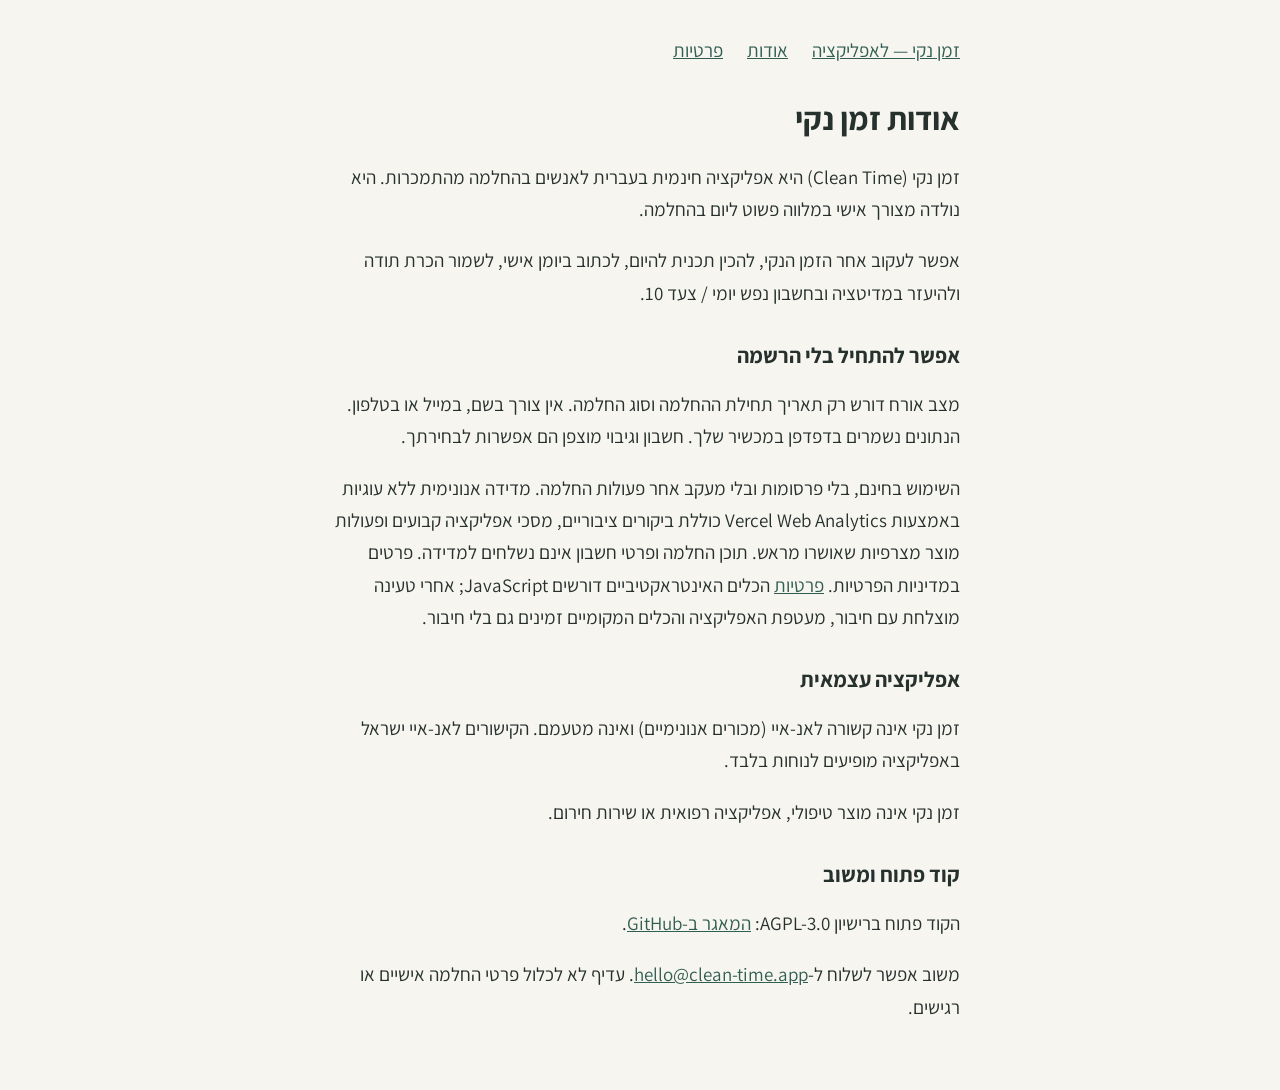
<file: about/index.html>
<!DOCTYPE html>
<html lang="he" dir="rtl">
<head>
<meta charset="UTF-8">
<meta name="referrer" content="no-referrer">
<script defer src="/assets/analytics.js" data-enabled="true" data-script-src="/_vercel/insights/script.js" data-view-endpoint="/_vercel/insights/view" data-event-endpoint="/_vercel/insights/event" data-custom-events="true"></script>
<meta name="viewport" content="width=device-width, initial-scale=1">
<title>אודות זמן נקי | זמן נקי</title>
<meta name="description" content="זמן נקי היא אפליקציה חינמית בעברית לאנשים בהחלמה מהתמכרות, עם מעקב זמן נקי וכלים יומיים. אפשר להתחיל בלי הרשמה; האפליקציה עצמאית ואינה מוצר טיפולי.">
<link rel="canonical" href="https://clean-time.app/about/">
<meta property="og:type" content="website">
<meta property="og:locale" content="he_IL">
<meta property="og:site_name" content="זמן נקי">
<meta property="og:title" content="אודות זמן נקי | זמן נקי">
<meta property="og:description" content="זמן נקי היא אפליקציה חינמית בעברית לאנשים בהחלמה מהתמכרות, עם מעקב זמן נקי וכלים יומיים. אפשר להתחיל בלי הרשמה; האפליקציה עצמאית ואינה מוצר טיפולי.">
<meta property="og:url" content="https://clean-time.app/about/">
<meta property="og:image" content="https://clean-time.app/icon-512.png">
<meta property="og:image:alt" content="הסמל של זמן נקי">
<meta name="twitter:card" content="summary">
<meta name="twitter:title" content="אודות זמן נקי | זמן נקי">
<meta name="twitter:description" content="זמן נקי היא אפליקציה חינמית בעברית לאנשים בהחלמה מהתמכרות, עם מעקב זמן נקי וכלים יומיים. אפשר להתחיל בלי הרשמה; האפליקציה עצמאית ואינה מוצר טיפולי.">
<meta name="twitter:image" content="https://clean-time.app/icon-512.png">
<meta name="twitter:image:alt" content="הסמל של זמן נקי">
<link rel="icon" href="/icon-192.png">
<link rel="stylesheet" href="/assets/public.css">
</head>
<body>
<main>
<nav aria-label="מידע ציבורי"><a href="/">זמן נקי — לאפליקציה</a><a href="/about/">אודות</a><a href="/privacy/">פרטיות</a></nav>
<h1>אודות זמן נקי</h1>
<p>זמן נקי (Clean Time) היא אפליקציה חינמית בעברית לאנשים בהחלמה מהתמכרות. היא נולדה מצורך אישי במלווה פשוט ליום בהחלמה.</p>
<p>אפשר לעקוב אחר הזמן הנקי, להכין תכנית להיום, לכתוב ביומן אישי, לשמור הכרת תודה ולהיעזר במדיטציה ובחשבון נפש יומי / צעד 10.</p>
<h2>אפשר להתחיל בלי הרשמה</h2>
<p>מצב אורח דורש רק תאריך תחילת ההחלמה וסוג החלמה. אין צורך בשם, במייל או בטלפון. הנתונים נשמרים בדפדפן במכשיר שלך. חשבון וגיבוי מוצפן הם אפשרות לבחירתך.</p>
<p>השימוש בחינם, בלי פרסומות ובלי מעקב אחר פעולות החלמה. מדידה אנונימית ללא עוגיות באמצעות Vercel Web Analytics כוללת ביקורים ציבוריים, מסכי אפליקציה קבועים ופעולות מוצר מצרפיות שאושרו מראש. תוכן החלמה ופרטי חשבון אינם נשלחים למדידה. פרטים במדיניות הפרטיות. <a href="/privacy/">פרטיות</a> הכלים האינטראקטיביים דורשים JavaScript; אחרי טעינה מוצלחת עם חיבור, מעטפת האפליקציה והכלים המקומיים זמינים גם בלי חיבור.</p>
<h2>אפליקציה עצמאית</h2>
<p>זמן נקי אינה קשורה לאנ-איי (מכורים אנונימיים) ואינה מטעמם. הקישורים לאנ-איי ישראל באפליקציה מופיעים לנוחות בלבד.</p>
<p>זמן נקי אינה מוצר טיפולי, אפליקציה רפואית או שירות חירום.</p>
<h2>קוד פתוח ומשוב</h2>
<p>הקוד פתוח ברישיון AGPL-3.0: <a href="https://github.com/onahum2023/clean-time">המאגר ב-GitHub</a>.</p>
<p>משוב אפשר לשלוח ל-<a href="mailto:hello@clean-time.app" dir="ltr">hello@clean-time.app</a>. עדיף לא לכלול פרטי החלמה אישיים או רגישים.</p>
</main>
</body>
</html>
</file>
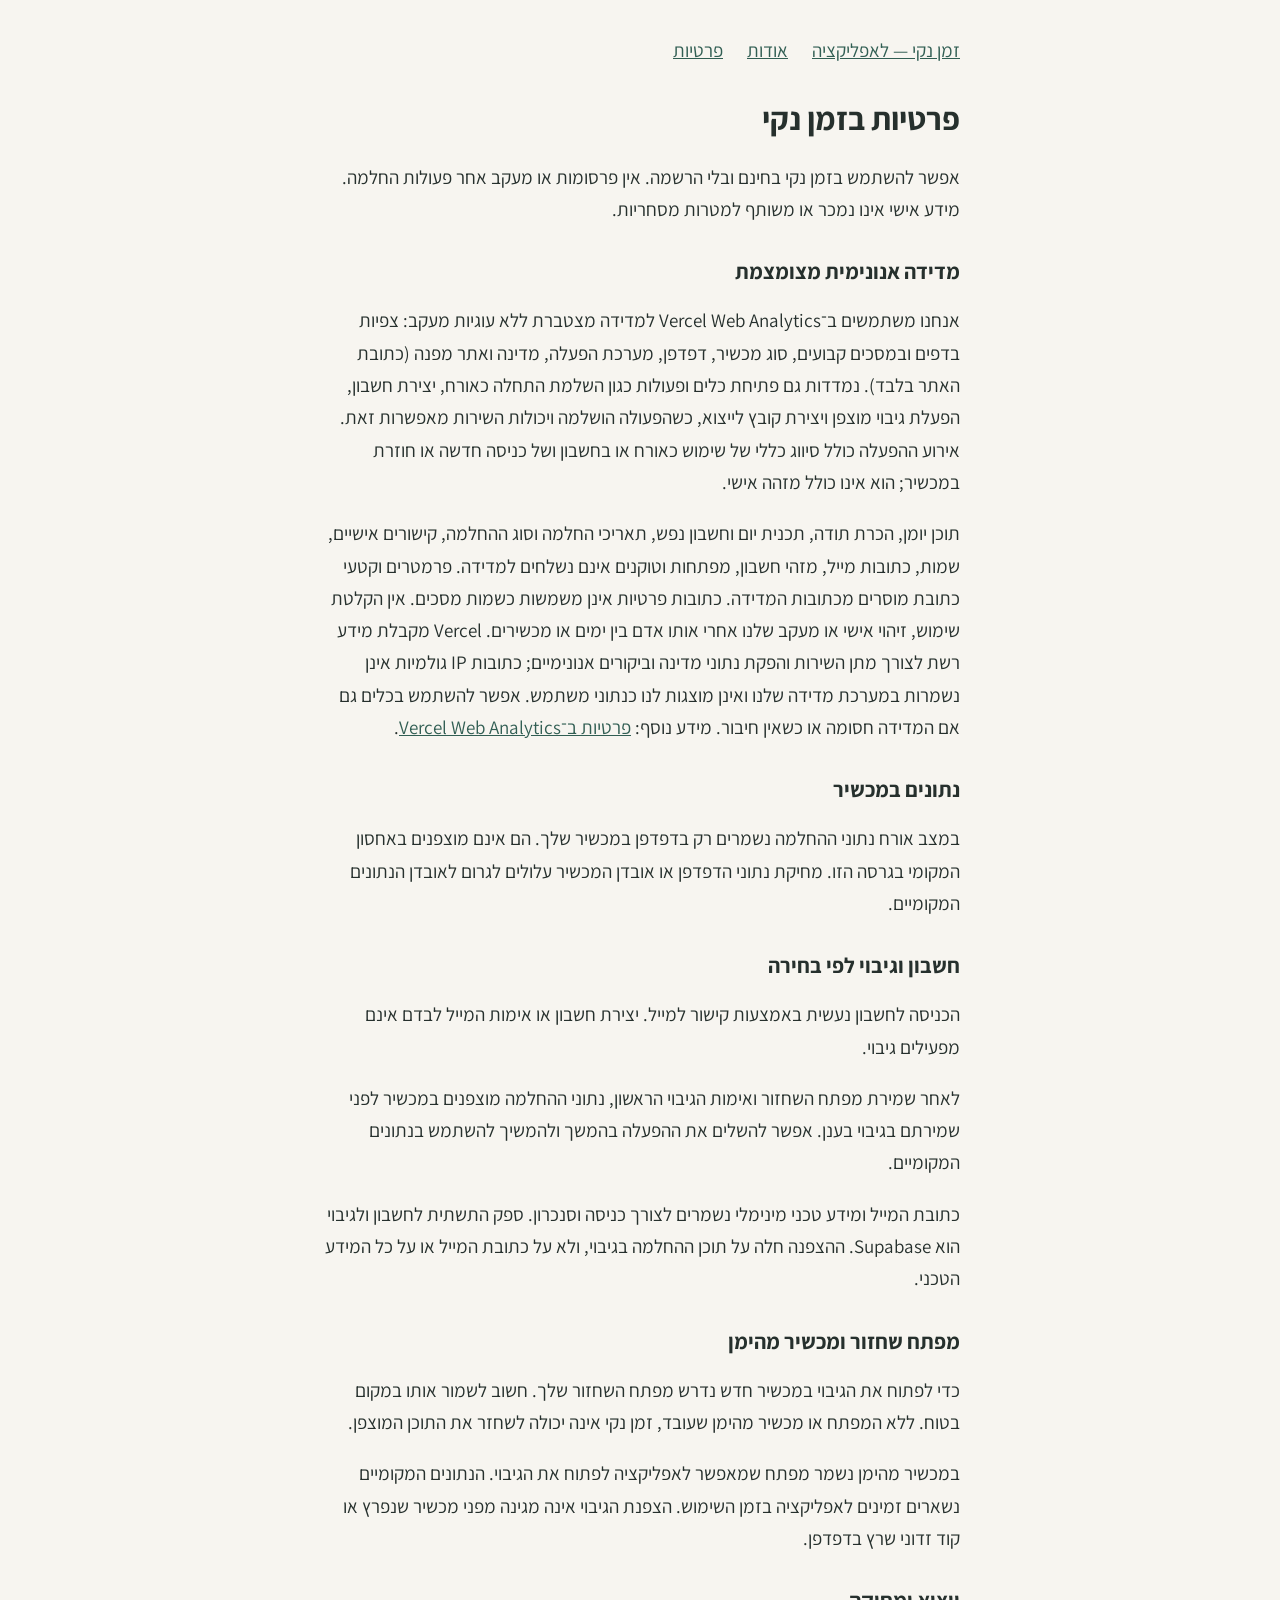
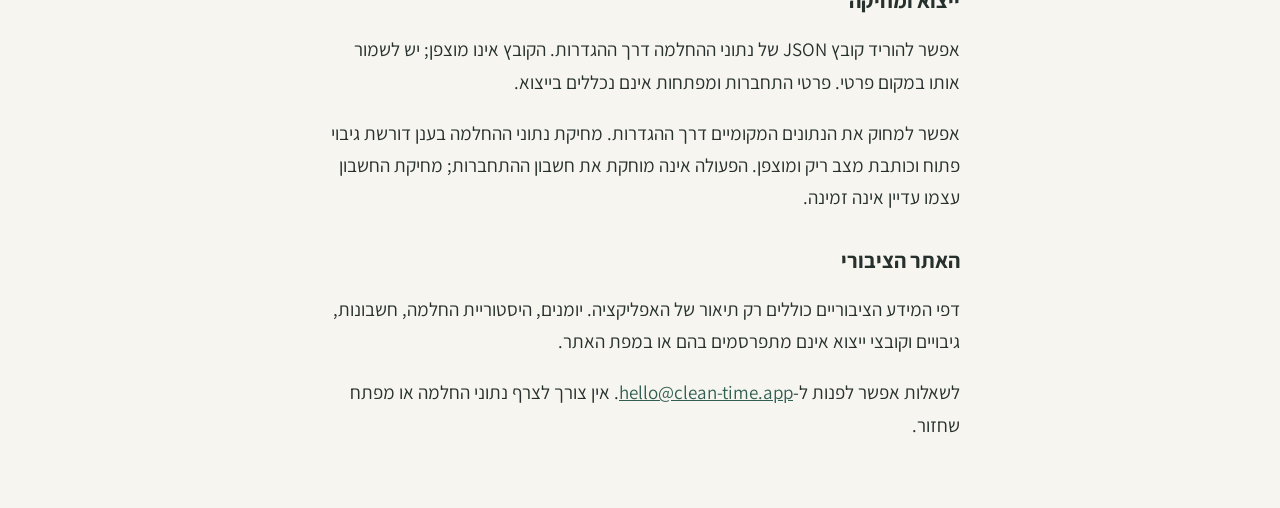
<file: privacy/index.html>
<!DOCTYPE html>
<html lang="he" dir="rtl">
<head>
<meta charset="UTF-8">
<meta name="referrer" content="no-referrer">
<script defer src="/assets/analytics.js" data-enabled="true" data-script-src="/_vercel/insights/script.js" data-view-endpoint="/_vercel/insights/view" data-event-endpoint="/_vercel/insights/event" data-custom-events="true"></script>
<meta name="viewport" content="width=device-width, initial-scale=1">
<title>פרטיות בזמן נקי | זמן נקי</title>
<meta name="description" content="מידע על פרטיות בזמן נקי: שימוש בלי הרשמה, נתונים מקומיים בדפדפן, גיבוי ענן מוצפן לפי בחירה, מפתח שחזור וייצוא נתונים.">
<link rel="canonical" href="https://clean-time.app/privacy/">
<meta property="og:type" content="website">
<meta property="og:locale" content="he_IL">
<meta property="og:site_name" content="זמן נקי">
<meta property="og:title" content="פרטיות בזמן נקי | זמן נקי">
<meta property="og:description" content="מידע על פרטיות בזמן נקי: שימוש בלי הרשמה, נתונים מקומיים בדפדפן, גיבוי ענן מוצפן לפי בחירה, מפתח שחזור וייצוא נתונים.">
<meta property="og:url" content="https://clean-time.app/privacy/">
<meta property="og:image" content="https://clean-time.app/icon-512.png">
<meta property="og:image:alt" content="הסמל של זמן נקי">
<meta name="twitter:card" content="summary">
<meta name="twitter:title" content="פרטיות בזמן נקי | זמן נקי">
<meta name="twitter:description" content="מידע על פרטיות בזמן נקי: שימוש בלי הרשמה, נתונים מקומיים בדפדפן, גיבוי ענן מוצפן לפי בחירה, מפתח שחזור וייצוא נתונים.">
<meta name="twitter:image" content="https://clean-time.app/icon-512.png">
<meta name="twitter:image:alt" content="הסמל של זמן נקי">
<link rel="icon" href="/icon-192.png">
<link rel="stylesheet" href="/assets/public.css">
</head>
<body>
<main>
<nav aria-label="מידע ציבורי"><a href="/">זמן נקי — לאפליקציה</a><a href="/about/">אודות</a><a href="/privacy/">פרטיות</a></nav>
<h1>פרטיות בזמן נקי</h1>
<p>אפשר להשתמש בזמן נקי בחינם ובלי הרשמה. אין פרסומות או מעקב אחר פעולות החלמה. מידע אישי אינו נמכר או משותף למטרות מסחריות.</p>
<h2>מדידה אנונימית מצומצמת</h2>
<p>אנחנו משתמשים ב־Vercel Web Analytics למדידה מצטברת ללא עוגיות מעקב: צפיות בדפים ובמסכים קבועים, סוג מכשיר, דפדפן, מערכת הפעלה, מדינה ואתר מפנה (כתובת האתר בלבד). נמדדות גם פתיחת כלים ופעולות כגון השלמת התחלה כאורח, יצירת חשבון, הפעלת גיבוי מוצפן ויצירת קובץ לייצוא, כשהפעולה הושלמה ויכולות השירות מאפשרות זאת. אירוע ההפעלה כולל סיווג כללי של שימוש כאורח או בחשבון ושל כניסה חדשה או חוזרת במכשיר; הוא אינו כולל מזהה אישי.</p>
<p>תוכן יומן, הכרת תודה, תכנית יום וחשבון נפש, תאריכי החלמה וסוג ההחלמה, קישורים אישיים, שמות, כתובות מייל, מזהי חשבון, מפתחות וטוקנים אינם נשלחים למדידה. פרמטרים וקטעי כתובת מוסרים מכתובות המדידה. כתובות פרטיות אינן משמשות כשמות מסכים. אין הקלטת שימוש, זיהוי אישי או מעקב שלנו אחרי אותו אדם בין ימים או מכשירים. Vercel מקבלת מידע רשת לצורך מתן השירות והפקת נתוני מדינה וביקורים אנונימיים; כתובות IP גולמיות אינן נשמרות במערכת מדידה שלנו ואינן מוצגות לנו כנתוני משתמש. אפשר להשתמש בכלים גם אם המדידה חסומה או כשאין חיבור. מידע נוסף: <a href="https://vercel.com/docs/analytics/privacy-policy" rel="noopener noreferrer">פרטיות ב־Vercel Web Analytics</a>.</p>
<h2>נתונים במכשיר</h2>
<p>במצב אורח נתוני ההחלמה נשמרים רק בדפדפן במכשיר שלך. הם אינם מוצפנים באחסון המקומי בגרסה הזו. מחיקת נתוני הדפדפן או אובדן המכשיר עלולים לגרום לאובדן הנתונים המקומיים.</p>
<h2>חשבון וגיבוי לפי בחירה</h2>
<p>הכניסה לחשבון נעשית באמצעות קישור למייל. יצירת חשבון או אימות המייל לבדם אינם מפעילים גיבוי.</p>
<p>לאחר שמירת מפתח השחזור ואימות הגיבוי הראשון, נתוני ההחלמה מוצפנים במכשיר לפני שמירתם בגיבוי בענן. אפשר להשלים את ההפעלה בהמשך ולהמשיך להשתמש בנתונים המקומיים.</p>
<p>כתובת המייל ומידע טכני מינימלי נשמרים לצורך כניסה וסנכרון. ספק התשתית לחשבון ולגיבוי הוא Supabase. ההצפנה חלה על תוכן ההחלמה בגיבוי, ולא על כתובת המייל או על כל המידע הטכני.</p>
<h2>מפתח שחזור ומכשיר מהימן</h2>
<p>כדי לפתוח את הגיבוי במכשיר חדש נדרש מפתח השחזור שלך. חשוב לשמור אותו במקום בטוח. ללא המפתח או מכשיר מהימן שעובד, זמן נקי אינה יכולה לשחזר את התוכן המוצפן.</p>
<p>במכשיר מהימן נשמר מפתח שמאפשר לאפליקציה לפתוח את הגיבוי. הנתונים המקומיים נשארים זמינים לאפליקציה בזמן השימוש. הצפנת הגיבוי אינה מגינה מפני מכשיר שנפרץ או קוד זדוני שרץ בדפדפן.</p>
<h2>ייצוא ומחיקה</h2>
<p>אפשר להוריד קובץ JSON של נתוני ההחלמה דרך ההגדרות. הקובץ אינו מוצפן; יש לשמור אותו במקום פרטי. פרטי התחברות ומפתחות אינם נכללים בייצוא.</p>
<p>אפשר למחוק את הנתונים המקומיים דרך ההגדרות. מחיקת נתוני ההחלמה בענן דורשת גיבוי פתוח וכותבת מצב ריק ומוצפן. הפעולה אינה מוחקת את חשבון ההתחברות; מחיקת החשבון עצמו עדיין אינה זמינה.</p>
<h2>האתר הציבורי</h2>
<p>דפי המידע הציבוריים כוללים רק תיאור של האפליקציה. יומנים, היסטוריית החלמה, חשבונות, גיבויים וקובצי ייצוא אינם מתפרסמים בהם או במפת האתר.</p>
<p>לשאלות אפשר לפנות ל-<a href="mailto:hello@clean-time.app" dir="ltr">hello@clean-time.app</a>. אין צורך לצרף נתוני החלמה או מפתח שחזור.</p>
</main>
</body>
</html>
</file>
<file: assets/welcome.css>
/* Welcome presentation adapted from clean-time-tracker @ 31108e3:
   Welcome, AppShell and styles.css. Keep tokens/primitives scoped until approved. */
.app.landing{max-width:1088px;padding-bottom:32px}
#welcome{
 --welcome-primary:oklch(.43 .075 173);--welcome-primary-ink:#fff;
 --welcome-soft:oklch(.93 .025 170);--welcome-muted:var(--muted);
 --welcome-radius:16px;--welcome-card-radius:12px;--welcome-gap:16px;
 --welcome-shadow:0 3px 12px oklch(.29 .015 170 / .045);
 --welcome-reading:oklch(.945 .04 85);--welcome-reading-ink:oklch(.43 .085 65);
 --welcome-planning:oklch(.94 .035 235);--welcome-planning-ink:oklch(.4 .085 240);
 --welcome-gratitude:oklch(.94 .04 155);--welcome-gratitude-ink:oklch(.4 .07 155);
 --welcome-journal:oklch(.95 .032 28);--welcome-journal-ink:oklch(.46 .1 28);
 --welcome-evening:oklch(.91 .027 280);--welcome-evening-ink:oklch(.36 .045 280);
 --welcome-keytag:oklch(.4 .02 220);--welcome-keytag-ink:#fff;
 padding-top:16px;
}
@media(prefers-color-scheme:dark){:root:not([data-theme="light"]) #welcome{
 --welcome-primary:oklch(.79 .085 163);--welcome-primary-ink:oklch(.22 .025 165);
 --welcome-soft:oklch(.325 .03 165);
 --welcome-shadow:0 3px 12px oklch(.1 0 0 / .16);
 --welcome-reading:oklch(.345 .04 85);--welcome-reading-ink:oklch(.87 .095 85);
 --welcome-planning:oklch(.325 .035 235);--welcome-planning-ink:oklch(.83 .085 230);
 --welcome-gratitude:oklch(.325 .04 155);--welcome-gratitude-ink:oklch(.83 .085 155);
 --welcome-journal:oklch(.34 .04 28);--welcome-journal-ink:oklch(.84 .095 28);
 --welcome-evening:oklch(.335 .035 280);--welcome-evening-ink:oklch(.83 .06 280);
 --welcome-keytag:oklch(.79 .085 163);--welcome-keytag-ink:oklch(.22 .025 165);
}}
:root[data-theme="dark"] #welcome{
 --welcome-primary:oklch(.79 .085 163);--welcome-primary-ink:oklch(.22 .025 165);
 --welcome-soft:oklch(.325 .03 165);
 --welcome-shadow:0 3px 12px oklch(.1 0 0 / .16);
 --welcome-reading:oklch(.345 .04 85);--welcome-reading-ink:oklch(.87 .095 85);
 --welcome-planning:oklch(.325 .035 235);--welcome-planning-ink:oklch(.83 .085 230);
 --welcome-gratitude:oklch(.325 .04 155);--welcome-gratitude-ink:oklch(.83 .085 155);
 --welcome-journal:oklch(.34 .04 28);--welcome-journal-ink:oklch(.84 .095 28);
 --welcome-evening:oklch(.335 .035 280);--welcome-evening-ink:oklch(.83 .06 280);
 --welcome-keytag:oklch(.79 .085 163);--welcome-keytag-ink:oklch(.22 .025 165);
}
#welcome .welcome-card{border:1px solid var(--line);border-radius:var(--welcome-card-radius);background:var(--surface);box-shadow:var(--welcome-shadow);min-width:0}
#welcome .welcome-hero{display:grid;gap:28px;padding:24px;background:color-mix(in srgb,var(--welcome-soft) 55%,var(--bg));border-radius:var(--welcome-radius)}
#welcome .welcome-brand{display:flex;align-items:center;gap:16px;text-align:start;margin:0 0 16px}
#welcome .welcome-logo{width:56px;height:56px;border-radius:16px;margin:0;flex:none}
#welcomeTitle{font-size:clamp(2.5rem,6vw,4rem);line-height:1.05;margin:0;letter-spacing:-.025em}
#welcome .welcome-lead{font-size:1.4rem;line-height:1.4;margin:0 0 12px;font-weight:600}
#welcome .welcome-origin{font-size:1.0625rem;line-height:1.6;max-width:28em;margin:0;color:var(--welcome-muted)}
#welcome .welcome-entry{max-width:320px;margin:24px 0 0;text-align:start}
#welcome .welcome-entry .btn{width:100%;margin:0;min-height:48px}
#welcome .welcome-start{display:flex;align-items:center;justify-content:center;gap:12px;background:var(--welcome-primary);color:var(--welcome-primary-ink);font-size:1.125rem;border-radius:12px}
#welcome .welcome-start:hover{filter:brightness(.95)}
#welcome .welcome-start svg{width:18px;height:18px;fill:none;stroke:currentColor;stroke-width:2}
[dir="ltr"] #welcome .welcome-start svg{transform:rotate(180deg)}
#welcome .welcome-guest-note{display:flex;align-items:flex-start;gap:8px;margin:10px 0 4px;font-size:.9375rem;color:var(--welcome-muted)}
#welcome .welcome-guest-note svg{width:16px;height:16px;flex:none;margin-top:4px;fill:none;stroke:currentColor;stroke-width:1.7}
#welcome #onboardingLogin{background:transparent;color:var(--welcome-primary);font-size:1rem}
#welcome :is(button,a):focus-visible{outline:3px solid var(--welcome-primary);outline-offset:4px}
#welcome .welcome-preview{align-self:center;margin:0;padding:20px;box-shadow:0 8px 28px oklch(.29 .015 170 / .07)}
#welcome .welcome-example-note{font-size:.875rem;color:var(--welcome-muted);margin:0 0 12px;font-weight:600}
#welcome .welcome-example-summary{display:flex;justify-content:space-between;align-items:center;gap:12px}
#welcome .welcome-example-label{color:var(--welcome-primary);font-size:1rem;font-weight:600;margin:0 0 4px}
#welcome .welcome-example-count{font-size:2.5rem;line-height:1.1;font-weight:700;margin:0}
#welcome .welcome-keytag{width:56px;height:80px;flex:none}
#welcome .welcome-preview-tools{list-style:none;display:grid;gap:8px;margin:20px 0 0;padding:0}
#welcome .welcome-preview-tools li{display:flex;align-items:center;gap:12px;border:1px solid var(--line);border-radius:8px;padding:8px 12px;font-size:1rem;font-weight:600}
#welcome .welcome-icon{display:flex;align-items:center;justify-content:center;width:48px;height:48px;flex:none;border-radius:50%;background:var(--welcome-soft);color:var(--welcome-primary)}
#welcome .welcome-icon svg{width:28px;height:28px;fill:none;stroke:currentColor;stroke-width:1.6;stroke-linecap:round;stroke-linejoin:round}
#welcome .welcome-preview-tools .welcome-icon{width:32px;height:32px}
#welcome .welcome-preview-tools svg{width:22px;height:22px}
#welcome .welcome-icon.reading{background:var(--welcome-reading);color:var(--welcome-reading-ink)}
#welcome .welcome-icon.planning{background:var(--welcome-planning);color:var(--welcome-planning-ink)}
#welcome .welcome-icon.gratitude{background:var(--welcome-gratitude);color:var(--welcome-gratitude-ink)}
#welcome .welcome-icon.journal{background:var(--welcome-journal);color:var(--welcome-journal-ink)}
#welcome .welcome-icon.evening{background:var(--welcome-evening);color:var(--welcome-evening-ink)}
#welcome .welcome-features{margin:40px 0 0}
#welcome .welcome-features h2{font-size:1.875rem;line-height:1.25;margin:0 0 8px}
#welcome .welcome-features-intro{color:var(--welcome-muted);margin:0 0 24px;font-size:1.0625rem}
#welcome .welcome-feature-list{display:grid;grid-template-columns:minmax(0,1fr);gap:var(--welcome-gap);list-style:none;margin:0;padding:0}
#welcome .welcome-feature-list li{display:flex;align-items:flex-start;gap:16px;padding:20px}
#welcome .welcome-feature-list h3{font-size:1.1875rem;line-height:1.35;font-weight:600;margin:0 0 6px}
#welcome .welcome-feature-list p{font-size:1rem;line-height:1.5;margin:0;color:var(--welcome-muted)}
#welcome .welcome-feature-list .welcome-counter-card{background:var(--welcome-soft)}
#welcome .welcome-counter-card .welcome-icon{background:var(--welcome-primary);color:var(--welcome-primary-ink)}
#welcome .welcome-counter-card p{color:var(--ink)}
#welcome .welcome-privacy{display:flex;flex-direction:column;align-items:center;gap:20px;margin-top:32px;padding:32px 24px;background:var(--welcome-soft);border:0;border-radius:var(--welcome-radius);box-shadow:none;text-align:center}
#welcome .welcome-privacy .welcome-reflection{max-width:34em;margin:0;font-size:1.25rem;line-height:1.6;color:var(--ink)}
#welcome .welcome-privacy .welcome-start{width:100%;max-width:320px;min-height:48px}
#welcome .welcome-privacy-note{display:flex;align-items:flex-start;gap:8px;max-width:38em;margin:0;font-size:.9375rem;line-height:1.6;color:var(--ink)}
#welcome .welcome-privacy-note svg{width:18px;height:18px;flex:none;margin-top:4px;fill:none;stroke:currentColor;stroke-width:1.7}
#welcome .welcome-footer-links{display:flex;flex-wrap:wrap;justify-content:center;gap:8px 24px}
#welcome .welcome-footer-links :is(a,.btn){display:inline-flex;align-items:center;justify-content:center;min-height:44px;padding:8px 0;background:transparent;color:var(--welcome-primary);font-size:1rem;white-space:normal}
#welcome .welcome-footer-links a{text-underline-offset:4px}
@media(max-width:599px){
 #welcome .welcome-preview-tools{display:none}
 #welcome .welcome-preview{padding:16px}
 #welcome .welcome-example-count{font-size:2rem}
 #welcome .welcome-keytag{width:44px;height:64px}
 #welcome .welcome-example-note{margin-bottom:8px}
}
@media(min-width:600px){
 #welcome .welcome-hero{padding:32px;gap:32px}
 #welcome .welcome-feature-list{grid-template-columns:repeat(2,minmax(0,1fr))}
 #welcome .welcome-counter-card{grid-column:1/-1}
}
@media(min-width:1024px){
 #welcome .welcome-hero{grid-template-columns:minmax(0,1.1fr) minmax(0,1fr);gap:40px;padding:40px}
 #welcome .welcome-logo{width:64px;height:64px}
 #welcome .welcome-lead{font-size:1.625rem}
 #welcome .welcome-feature-list{grid-template-columns:repeat(3,minmax(0,1fr))}
 #welcome .welcome-feature-list .welcome-counter-card{grid-column:auto;grid-row:span 2;flex-direction:column;gap:20px}
 #welcome .welcome-feature-list [data-feature="tools"]{grid-column:span 2}
}
</file>
<file: assets/visual-system.css>
/* Shared visual system after approved Welcome/AppShell. Values preserve the
   original palette by default; legacy canvas/font/accent overrides still win. */
:root{--card-radius:16px;--control-radius:12px;--card-shadow:0 3px 12px rgb(0 0 0 / .045);--danger-ink:#B3413B}
:root[data-palette="forest"]{--palette-bg:#F2F7F5;--surface:#FFFFFF;--ink:#22352E;--muted:#556D61;--line:#C6D5CE}
:root[data-palette="rainy"]{--palette-bg:#EFF3F7;--surface:#FAFCFF;--ink:#253442;--muted:#526779;--line:#C5D0DB}
:root[data-palette="sunny"]{--palette-bg:#FAF4E7;--surface:#FFFCF5;--ink:#3E3627;--muted:#736047;--line:#DCCEB4}
:root:is([data-palette="forest"],[data-palette="rainy"],[data-palette="sunny"])[data-background="default"]{--bg:var(--palette-bg)}
:root[data-theme="dark"]{--danger-ink:#FFB4AB;--card-shadow:0 3px 12px rgb(0 0 0 / .16)}
:root[data-palette="forest"][data-theme="dark"]{--palette-bg:#14211C;--surface:#1E3027;--ink:#E9F3EC;--muted:#A5BDAE;--line:#496253}
:root[data-palette="rainy"][data-theme="dark"]{--palette-bg:#17212B;--surface:#22303D;--ink:#EDF2F8;--muted:#B0BFCE;--line:#536578}
:root[data-palette="sunny"][data-theme="dark"]{--palette-bg:#272217;--surface:#352E21;--ink:#F8EEDB;--muted:#C8B99B;--line:#75654D}
@media(prefers-color-scheme:dark){
 :root:not([data-theme="light"]){--danger-ink:#FFB4AB;--card-shadow:0 3px 12px rgb(0 0 0 / .16)}
 :root[data-palette="forest"]:not([data-theme="light"]){--palette-bg:#14211C;--surface:#1E3027;--ink:#E9F3EC;--muted:#A5BDAE;--line:#496253}
 :root[data-palette="rainy"]:not([data-theme="light"]){--palette-bg:#17212B;--surface:#22303D;--ink:#EDF2F8;--muted:#B0BFCE;--line:#536578}
 :root[data-palette="sunny"]:not([data-theme="light"]){--palette-bg:#272217;--surface:#352E21;--ink:#F8EEDB;--muted:#C8B99B;--line:#75654D}
}
.theme-choices{display:grid;grid-template-columns:repeat(2,minmax(0,1fr));gap:12px;border:0;padding:0;margin:0 0 20px;min-width:0}
.theme-choices legend{font-size:1rem;font-weight:600;margin-bottom:12px}
.theme-option{display:flex;position:relative;flex-direction:column;gap:8px;min-width:0;border:2px solid var(--line);border-radius:12px;padding:12px;background:var(--surface);cursor:pointer;font-weight:600;overflow-wrap:anywhere}
.theme-option:has(input:checked){border-color:var(--accent-ink);box-shadow:inset 0 0 0 1px var(--accent-ink)}
.theme-option:has(input:focus-visible){outline:3px solid var(--accent-ink);outline-offset:3px}
.theme-option input{position:absolute;inset-block-start:14px;inset-inline-end:14px;width:18px;height:18px;accent-color:var(--action)}
.theme-sample{height:62px;border:1px solid var(--line);border-radius:8px;background:var(--sample-bg);padding:12px;display:flex;align-items:flex-end;gap:6px}
.theme-sample::before{content:"";width:56%;height:24px;border-radius:5px;background:var(--sample-card);border:1px solid color-mix(in srgb,var(--sample-ink) 30%,transparent)}
.theme-sample::after{content:"";width:20px;height:20px;border-radius:50%;background:var(--accent)}
.theme-option[data-palette="original"]{--sample-bg:#F7F5F0;--sample-card:#FFFFFF;--sample-ink:#26302D}
.theme-option[data-palette="forest"]{--sample-bg:#F2F7F5;--sample-card:#FFFFFF;--sample-ink:#22352E}
.theme-option[data-palette="rainy"]{--sample-bg:#EFF3F7;--sample-card:#FAFCFF;--sample-ink:#253442}
.theme-option[data-palette="sunny"]{--sample-bg:#FAF4E7;--sample-card:#FFFCF5;--sample-ink:#3E3627}
:root[data-theme="dark"] .theme-option[data-palette="original"]{--sample-bg:#191E1B;--sample-card:#232A26;--sample-ink:#EDF0E9}
:root[data-theme="dark"] .theme-option[data-palette="forest"]{--sample-bg:#14211C;--sample-card:#1E3027;--sample-ink:#E9F3EC}
:root[data-theme="dark"] .theme-option[data-palette="rainy"]{--sample-bg:#17212B;--sample-card:#22303D;--sample-ink:#EDF2F8}
:root[data-theme="dark"] .theme-option[data-palette="sunny"]{--sample-bg:#272217;--sample-card:#352E21;--sample-ink:#F8EEDB}
@media(prefers-color-scheme:dark){
 :root:not([data-theme="light"]) .theme-option[data-palette="original"]{--sample-bg:#191E1B;--sample-card:#232A26;--sample-ink:#EDF0E9}
 :root:not([data-theme="light"]) .theme-option[data-palette="forest"]{--sample-bg:#14211C;--sample-card:#1E3027;--sample-ink:#E9F3EC}
 :root:not([data-theme="light"]) .theme-option[data-palette="rainy"]{--sample-bg:#17212B;--sample-card:#22303D;--sample-ink:#EDF2F8}
 :root:not([data-theme="light"]) .theme-option[data-palette="sunny"]{--sample-bg:#272217;--sample-card:#352E21;--sample-ink:#F8EEDB}
}
.appearance-customization{padding-top:20px;margin-top:20px;border-top:1px solid var(--line)}
.appearance-customization h4{margin:0 0 12px;font-size:1rem}

/* Inner-page primitives. Welcome/Home keep their approved compositions. */
.app.application-shell>section:not(#counter){padding-block:12px 24px}
.app>section:not(#welcome) .page-heading{display:flex;align-items:center;justify-content:space-between;gap:16px;min-height:104px;padding:20px;margin:0 0 20px;border:1px solid var(--line);border-radius:var(--card-radius);background:var(--accent-soft);box-shadow:var(--card-shadow)}
.app>section:not(#welcome) .page-heading h2{min-width:0;margin:0;font-size:clamp(1.5rem,2.5vw,2rem);line-height:1.25;font-weight:700;letter-spacing:-.015em}
.app>section:not(#welcome) .page-heading .page-art{flex:none;width:48px;height:48px;padding:10px;border-radius:50%;background:var(--surface);color:var(--accent-ink)}
.app>section:not(#welcome)>.page-atmosphere{display:none}
.app>section:not(#welcome)>.sub{font-size:1rem;line-height:1.7;margin-bottom:24px}
.app.application-shell :is(input[type=text],input[type=date],input[type=time],input[type=url],input[type=email],select,textarea),:is(#onboarding,#auth) :is(input[type=text],input[type=date],input[type=time],input[type=email],select,textarea){border-radius:var(--control-radius);border-color:color-mix(in srgb,var(--line) 65%,var(--muted));min-height:48px}
.app.application-shell textarea{font-size:1.0625rem;line-height:1.85;padding:16px;min-height:112px;resize:vertical}
.app.application-shell .btn,:is(#onboarding,#auth) .btn{min-height:48px}
.btn.danger{color:var(--danger-ink)}
:is(#pForm,#gForm,#bForm,#guestForm,#loginForm){padding:20px;border:1px solid var(--line);border-radius:var(--card-radius);background:var(--surface);box-shadow:var(--card-shadow)}
:is(#pForm,#gForm){gap:12px;margin-block:20px}
:is(#pForm,#gForm)>input{background:var(--bg)}
.app.application-shell ul.list{display:grid;gap:12px;margin-top:20px}
.app.application-shell ul.list li{padding:16px;border:1px solid var(--line);border-radius:var(--control-radius);background:var(--surface);box-shadow:var(--card-shadow)}
.app.application-shell ul.list .empty{display:block;padding:24px 20px;font-size:1rem;line-height:1.7}
.app.application-shell ul.list .txt{line-height:1.8;overflow-wrap:anywhere}
.app.application-shell ul.list time{margin-bottom:6px;font-size:.875rem}
.app.application-shell .plan-item .check{width:44px;height:44px;border-radius:12px;margin-top:0}
.app.application-shell .plan-item .check svg{width:20px;height:20px}
.app.application-shell .plan-item.done .check{background:var(--action);border-color:var(--action)}
#jList .j-item{cursor:pointer}
#jList .prev{line-height:1.8}
.editor .bar{background:var(--surface);padding:16px 24px;border-bottom:1px solid var(--line)}
.editor textarea{font-size:1.125rem;line-height:1.9;padding:24px;background:var(--surface)}
.editor .saved{padding:10px 16px;background:var(--surface)}
#inventory .inventory-dates{padding:16px;border:1px solid var(--line);border-radius:var(--card-radius);background:var(--surface);margin-bottom:20px}
#inventory .inventory-dates .field{margin-bottom:0}
#inventory .inventory-dates{row-gap:16px}
#iFlow{padding:20px;border:1px solid var(--line);border-radius:var(--card-radius);background:var(--surface);box-shadow:var(--card-shadow)}
#iStatement,#iPrayer{font-size:1.125rem;line-height:1.85;letter-spacing:0}
#iQuestions .field{margin-block:24px}
#iQuestions .field>span{font-size:1rem;font-weight:600;line-height:1.8;margin-bottom:10px}
#iNavigation{margin-top:24px;gap:12px;justify-content:space-between}
#iPosition{font-weight:600;color:var(--accent-ink);margin-top:0}
#iSource{line-height:1.7;margin-top:24px}
#iGuidance{border-radius:0 12px 12px 0;background:var(--accent-soft)}
[dir="ltr"] #iGuidance{border-radius:12px 0 0 12px}
#meditation #mCountdown{display:grid;place-items:center;min-height:220px;margin:24px 0;border:1px solid var(--line);border-radius:24px;background:var(--surface);box-shadow:var(--card-shadow);color:var(--accent-ink);font-size:clamp(3rem,9vw,5rem);font-variant-numeric:tabular-nums;line-height:1.2;direction:ltr}
#meditation .timer-actions{justify-content:center;gap:12px}
#meditation .timer-actions .btn{flex:1}
#tools .tool-links{gap:12px;padding:0;background:none;border:0;border-radius:0}
#tools .tool-links :is(a,button,.unavailable-resource){min-height:72px;padding:16px 20px;border:1px solid var(--line);border-radius:12px;background:var(--surface);box-shadow:var(--card-shadow);font-size:1rem;font-weight:600;line-height:1.5;overflow-wrap:anywhere}
#tools .tool-links :is(a,button):hover{background:var(--accent-soft);border-color:var(--accent-ink)}
#tools .tool-links .page-art{width:36px;height:36px;flex:none;color:var(--accent-ink)}
#settings .settings-foot{padding:20px;border:1px solid var(--line);border-radius:var(--card-radius);background:var(--surface);box-shadow:var(--card-shadow);gap:16px;align-items:stretch}
#settings .settings-foot h3{font-size:1.25rem;margin:0 0 4px}
#settings .sync{padding:20px;border:1px solid var(--line);border-radius:var(--card-radius);background:var(--surface)}
#settings .appearance-preview{border-style:dashed;line-height:1.7;margin-block:8px}
#account :is(#accountGuest,#syncIn){padding:24px;border:1px solid var(--line);border-radius:var(--card-radius);background:var(--surface);box-shadow:var(--card-shadow)}
#account .who{overflow-wrap:anywhere;line-height:1.8}
#account .btn{margin-top:12px;max-width:100%;white-space:normal}
#account #encryptionArea{border-block:1px solid var(--line);margin-block:24px;padding-block:20px}
#account .settings-foot{margin-top:24px}
#counterDetails #primaryTimerDisplay{padding:24px 16px;border:1px solid var(--line);border-radius:var(--card-radius);background:var(--surface);box-shadow:var(--card-shadow)}
#counterDetails .hint{font-size:.9rem}
#counterDetails .display-modes{background:var(--surface)}
#counterDetails>.btn:last-child{width:100%}
#about{padding-top:12px;border-top:0;margin-top:0;font-size:1rem;line-height:1.85}
#about h3{font-size:1.25rem;margin:28px 0 12px}
#about h4{font-size:1.0625rem;margin:24px 0 8px}
#about p{margin-bottom:16px}
#about .help{gap:12px}
#about .help a{padding:16px;border-radius:12px;box-shadow:var(--card-shadow)}
#feedback>p{font-size:1rem;line-height:1.8}
#feedback #feedbackEmail{overflow-wrap:anywhere}
.modal .box{border:1px solid var(--line);border-radius:var(--card-radius);box-shadow:0 12px 40px rgb(0 0 0 / .2);padding:24px}
.modal h3{font-size:1.4rem;line-height:1.4}
.modal p{font-size:1rem;line-height:1.75}
.modal .acts{gap:12px}
.modal .btn{min-height:48px}

/* One-page, guest-first setup: no new required fields or wizard. */
#onboarding{padding-block:20px 32px}
#guestForm{margin-bottom:20px}
#guestForm>.field{margin-bottom:16px}
#guestForm>button[type=submit]{margin-bottom:0}
#onboarding .duration-preview{margin:0 0 24px;padding:16px;border-radius:12px;font-size:1.0625rem;line-height:1.7;background:var(--accent-soft)}
.recovery-choices{display:grid;grid-template-columns:repeat(2,minmax(0,1fr));gap:10px;border:0;padding:0;margin:0 0 24px;min-width:0}
.recovery-choices legend{font-weight:600;font-size:1rem;margin-bottom:12px}
.recovery-choice{display:flex;align-items:center;gap:10px;min-height:52px;padding:12px;border:1px solid var(--line);border-radius:12px;background:var(--bg);cursor:pointer;overflow-wrap:anywhere;font-weight:600}
.recovery-choice:last-child{grid-column:1/-1}
.recovery-choice:has(input:checked){background:var(--accent-soft);border-color:var(--accent-ink);color:var(--accent-ink)}
.recovery-choice:has(input:focus-visible){outline:3px solid var(--accent-ink);outline-offset:3px}
.recovery-choice input{width:18px;height:18px;flex:none;accent-color:var(--action);margin:0}
#onboarding .second-toggle{min-height:48px;line-height:1.6}
#onboarding .second-fields{background:var(--bg);margin-top:12px}
#onboarding>.note{font-size:.9375rem;line-height:1.7;margin:0 0 20px}
#onboarding>.btn.ghost{width:auto;margin-inline-end:20px}
#auth #loginForm{margin-top:20px}
#auth #authSub{font-size:1rem;line-height:1.75}
#auth>.btn{margin-top:12px}
@media(min-width:600px){
 .app>section:not(#welcome) .page-heading{min-height:128px;padding:28px}
 :is(#pForm,#gForm,#bForm,#guestForm,#loginForm),#iFlow,#settings .settings-foot{padding:24px}
 #account :is(#accountGuest,#syncIn){padding:28px}
}
@media(min-width:1024px){
 #onboarding{max-width:640px}
 .app.application-shell>section:not(#counter){padding-top:16px}
 .settings-columns{gap:24px}
 #planner,#gratitude,#journal,#readings,#bookmarks,#about,#feedback{--content-width:800px}
 #iFlow{padding:28px}
 .editor textarea{padding:32px;line-height:1.95}
}
@media(max-width:380px){
 :is(#pForm,#gForm,#bForm,#guestForm,#loginForm),#iFlow,#settings .settings-foot,#account :is(#accountGuest,#syncIn){padding:14px}
 .app>section:not(#welcome) .page-heading{padding:16px;gap:12px}
 .app>section:not(#welcome) .page-heading .page-art{width:40px;height:40px;padding:8px}
 .theme-option{padding:10px}
 .recovery-choice{padding:10px;gap:6px;font-size:.9375rem}
}
/* Entry pages use their own title card; avoid repeating the application heading. */
.app:not(.application-shell)>header{display:none}
#settings .settings-profile{padding:20px;border:1px solid var(--line);border-radius:var(--card-radius);background:var(--surface);box-shadow:var(--card-shadow)}
@media(min-width:768px){
 .app>section#onboarding{max-width:640px}
 #guestForm{display:grid;grid-template-columns:repeat(2,minmax(0,1fr));gap:16px}
 #guestForm>.field:first-child{grid-column:1}
 #guestForm:not(:has(#oDurationPreview:not([hidden])))>.field:first-child{grid-column:1/-1}
 #guestForm>:is(fieldset,div,button,.msg){grid-column:1/-1}
 #onboarding #oDurationPreview{margin:0;align-self:start;min-height:96px;display:flex;align-items:center}
 #guestForm .recovery-choices{grid-template-columns:repeat(3,minmax(0,1fr));margin-bottom:4px}
 #guestForm .recovery-choice:last-child{grid-column:auto}
 #settings .settings-profile{padding:24px}
}
@media(max-width:380px){#settings .settings-profile{padding:14px}}
/* Long labels and enlarged text keep actions reachable without horizontal scroll. */
.app.application-shell ul.list{grid-template-columns:minmax(0,1fr)}
.app.application-shell ul.list li{min-width:0;flex-wrap:wrap}
.app.application-shell ul.list li .txt{flex:1 1 min(12rem,calc(100% - 56px))}
#about .help{grid-template-columns:minmax(0,1fr)}
#about .help li{min-width:0}
#about .help a{min-width:0;max-width:100%;flex-wrap:wrap;overflow-wrap:anywhere}
#meditation .timer-actions .btn{flex:1 1 8rem}
:is(.app.application-shell,#onboarding,#auth,.modal) .btn{overflow-wrap:anywhere;min-width:0}
.app :is(h1,h2,h3,h4,h5,h6,legend,label){min-width:0;overflow-wrap:anywhere}

/* Desktop Home UAT revision. Mobile retains its approved summary and 2×2 grid. */
.home-greeting,.home-card-context,.home-heading,.home-notes,.home-reflection,.home-summary-title,.home-identity,.summary-duration,.home-action-description,.home-action-cue{display:none}
.home-recovery-column,.summary-mobile,.daily-card-copy{display:contents}
.daily-card .home-action-description{display:none}
@media(min-width:1024px){
 .app:has(>#counter:not([hidden]))>header{display:none}
 #counter{grid-template-columns:minmax(0,1.22fr) minmax(0,1fr);gap:24px;padding-top:20px}
 .home-heading{grid-column:1/-1;display:flex;align-items:baseline;justify-content:space-between;gap:16px;margin-bottom:0;min-width:0;flex-wrap:wrap}
 .home-heading h2{font-size:2rem;line-height:1.25;margin:0;font-weight:700;letter-spacing:-.02em}
 .home-card-context{display:block;min-width:0;margin-bottom:12px;overflow-wrap:anywhere}
 .home-greeting{display:block;margin:0 0 16px;font-size:1.25rem;font-weight:600;line-height:1.4}
 .home-card-context time{display:block;text-align:left;font-size:.9375rem;line-height:1.6;color:color-mix(in srgb,var(--muted) 85%,var(--ink))}
 .home-recovery-column{display:flex;flex-direction:column;align-self:stretch;gap:20px;min-width:0}
 #counter .recovery-summary{display:flex;flex-direction:column;flex:1.6 0 auto;min-height:360px;padding:32px;background:color-mix(in srgb,var(--accent-soft) 65%,var(--surface));border-radius:20px;box-shadow:var(--card-shadow)}
 #counter .summary-top{flex:1;align-items:center;gap:24px;min-height:180px}
 #counter .summary-primary{flex:1}
 .home-summary-title{display:block;color:var(--accent-ink);font-size:1rem;font-weight:600;margin:0 0 10px}
 #counter .summary-label,#counter .summary-mobile{display:none}
 #counter .summary-count{display:block}
 #counter .summary-duration{display:block;font-size:clamp(1.75rem,2.7vw,2.5rem);font-weight:700;line-height:1.4;letter-spacing:-.02em;text-wrap:balance}
 #counter .summary-since{color:color-mix(in srgb,var(--muted) 85%,var(--ink));font-size:.9375rem;line-height:1.7;margin-top:18px}
 .home-identity{display:block;color:color-mix(in srgb,var(--muted) 85%,var(--ink));font-size:.9375rem;line-height:1.6;margin:4px 0 0}
 #counter .recovery-summary .milestone-badge{flex-basis:100px;width:100px;height:140px;transform:translateY(-16px)}
 #counter .secondary-summary>span{color:color-mix(in srgb,var(--muted) 85%,var(--ink))}
 #counter .secondary-summary{font-size:.9375rem;margin-top:20px;padding-top:16px;line-height:1.6}
 .home-notes{display:grid;flex:1 0 auto;min-height:200px;grid-template-columns:repeat(3,minmax(0,1fr));gap:12px;margin-top:0}
 .home-notes article{padding:24px 16px;border:1px solid var(--line);border-radius:16px;background:var(--surface);box-shadow:var(--card-shadow);min-width:0;overflow-wrap:anywhere}
 .home-notes .page-art{width:40px;height:40px;padding:9px;border-radius:50%;background:var(--accent-soft);color:var(--accent-ink);margin-bottom:12px}
 .home-notes h3{font-size:1rem;line-height:1.5;margin:0 0 6px;font-weight:600}
 .home-notes p{font-size:.875rem;line-height:1.7;color:var(--muted);margin:0}
 #counter .today-actions{padding:24px;background:color-mix(in srgb,var(--bg) 45%,var(--surface));border-radius:20px;min-width:0}
 #counter .today-actions h2{font-size:1.5rem;line-height:1.4;margin:0 0 20px}
 #counter .daily-cards{gap:12px}
 #counter .daily-card,#counter .daily-card:last-child{min-height:86px;padding:16px 14px;gap:12px;background:var(--surface);border-radius:14px}
 #counter .daily-card .page-art{width:44px;height:44px;padding:9px;border-radius:50%;color:var(--accent-ink)}
 #counter .daily-card .daily-card-copy,#counter .daily-card>span:not(.home-action-cue){min-width:0;flex:1}
 #counter .daily-card-title{font-size:1.0625rem;line-height:1.5;font-weight:600}
 #counter .daily-card small{color:color-mix(in srgb,var(--muted) 85%,var(--ink));font-size:.875rem;line-height:1.6;margin-top:4px}
 #counter .home-action-description,#counter .daily-card-copy{display:block}
 #counter .home-action-cue{display:block;color:color-mix(in srgb,var(--muted) 85%,var(--ink));font-size:1.5rem;flex:none;direction:ltr}
 #counter .daily-card:hover{background:var(--accent-soft);border-color:var(--accent-ink)}
 #counter .daily-card:focus-visible{outline:3px solid var(--accent-ink);outline-offset:3px;background:var(--accent-soft)}
 #counter .daily-card:active{background:var(--accent-soft);transform:translateY(1px)}
 .home-reflection{display:block;grid-column:1/-1;border-inline-start:3px solid var(--accent-ink);border-radius:12px;padding:18px 24px;background:var(--accent-soft);color:var(--ink);font-size:1rem;line-height:1.8;margin:0;overflow-wrap:anywhere}
}
@media(min-width:1024px) and (max-width:1199px){
 #counter{grid-template-columns:minmax(0,1.1fr) minmax(0,1fr);gap:20px}
 #counter .recovery-summary{padding:24px;min-height:340px}
 #counter .summary-top{display:grid;grid-template-columns:minmax(0,1fr) 80px;align-items:start;gap:16px;min-height:0}
 #counter .recovery-summary .milestone-badge{width:80px;height:112px;flex-basis:auto;align-self:start;transform:translateY(-8px)}
 #counter .today-actions{padding:20px 16px}
 #counter .daily-card,#counter .daily-card:last-child{padding:14px 12px;gap:10px}
 .home-notes{grid-template-columns:minmax(0,1fr);gap:10px}
 .home-notes article{display:grid;grid-template-columns:36px minmax(0,1fr);column-gap:12px;padding:14px}
 .home-notes .page-art{grid-row:1/3;width:36px;height:36px;margin:0;padding:8px}
 .home-notes h3{margin-bottom:2px}
}
</file>
<file: assets/public.css>
@font-face{font-family:Assistant;src:url('/assets/fonts/Assistant-Variable.ttf') format('truetype');font-style:normal;font-weight:200 800;font-display:swap}
:root{color-scheme:light dark;--bg:#F7F5F0;--ink:#26302D;--link:#315E53}
@media(prefers-color-scheme:dark){:root{--bg:#191E1B;--ink:#EDF0E9;--link:#A9D7C9}}
*{box-sizing:border-box}
body{margin:0;background:var(--bg);color:var(--ink);font:19px/1.7 Assistant,Arial,sans-serif}
main{max-width:680px;margin:auto;padding:24px 20px 48px;overflow-wrap:anywhere}
h1,h2{line-height:1.3}h1{font-size:2rem}h2{font-size:1.35rem;margin-top:32px}
a{color:var(--link)}nav{display:flex;gap:24px;flex-wrap:wrap}nav a{display:inline-block;padding-block:10px;min-height:44px}
:focus-visible{outline:2px solid var(--link);outline-offset:4px}
</file>
